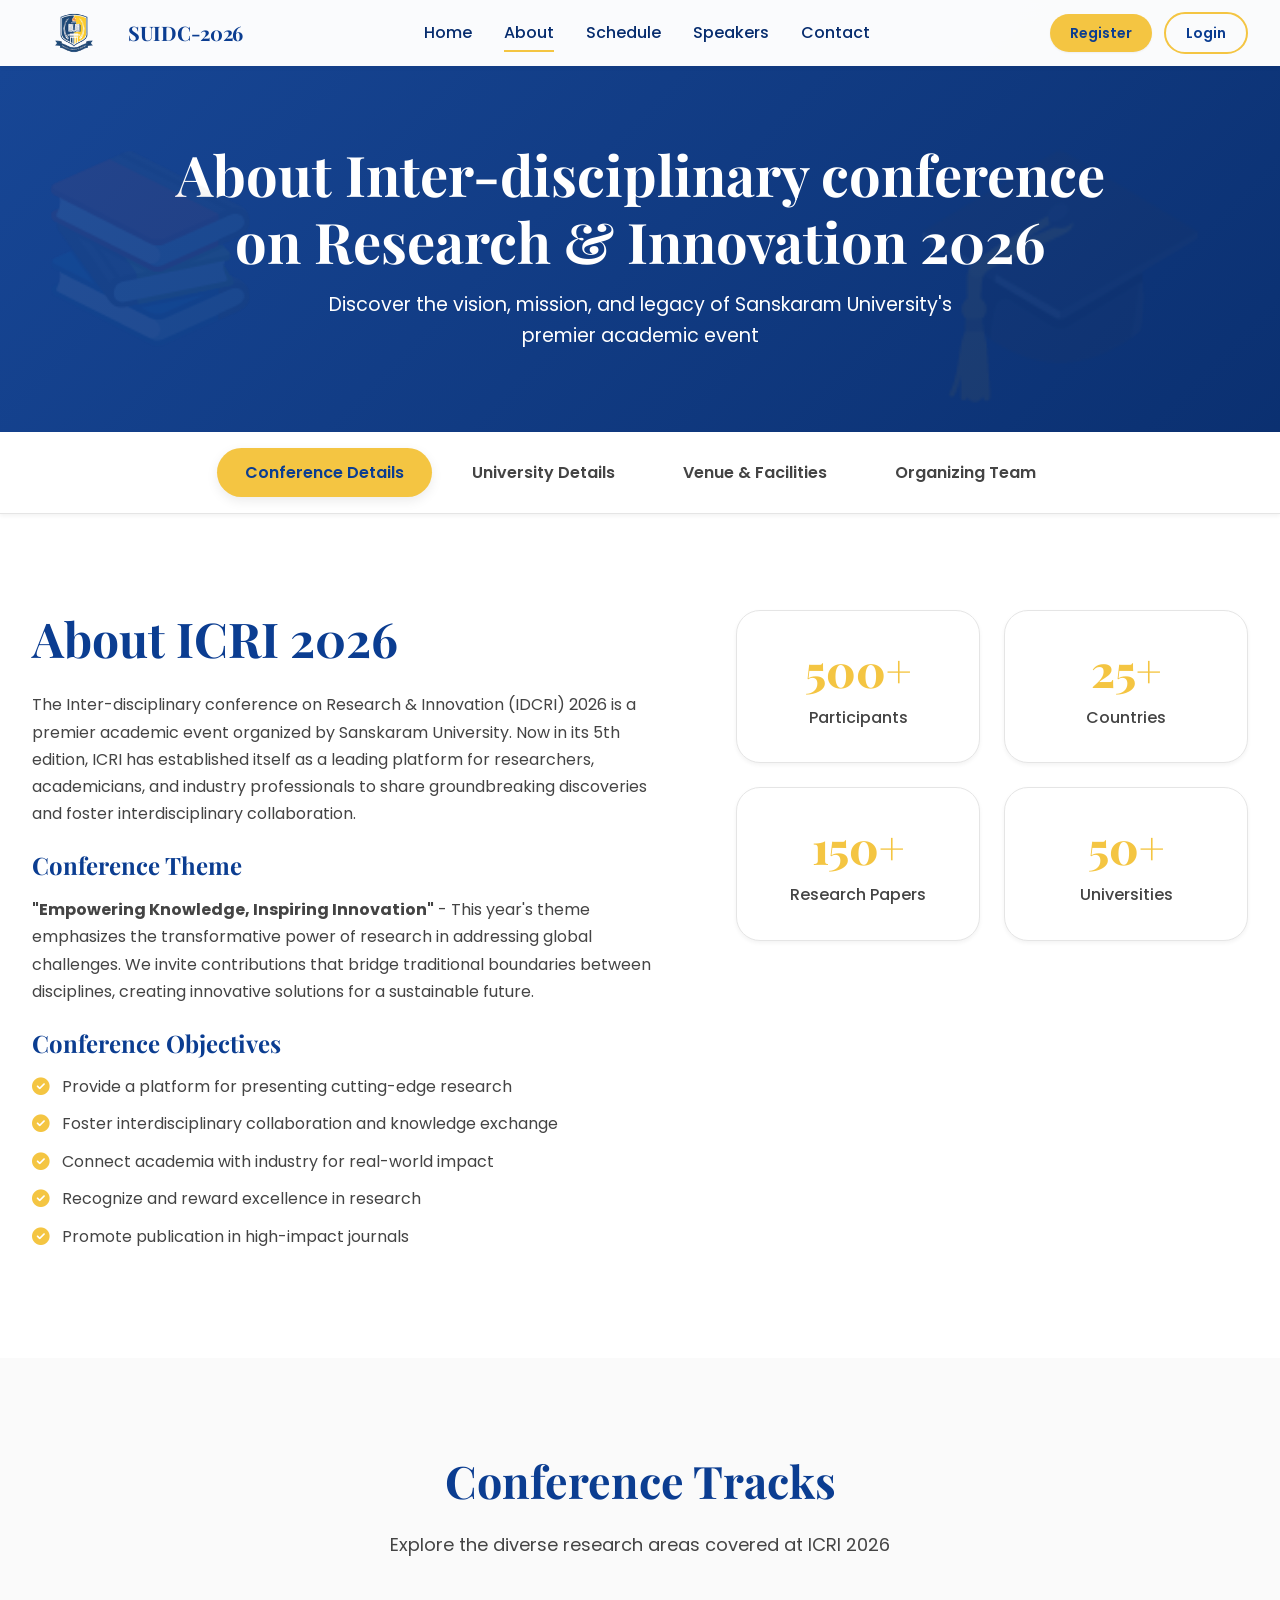
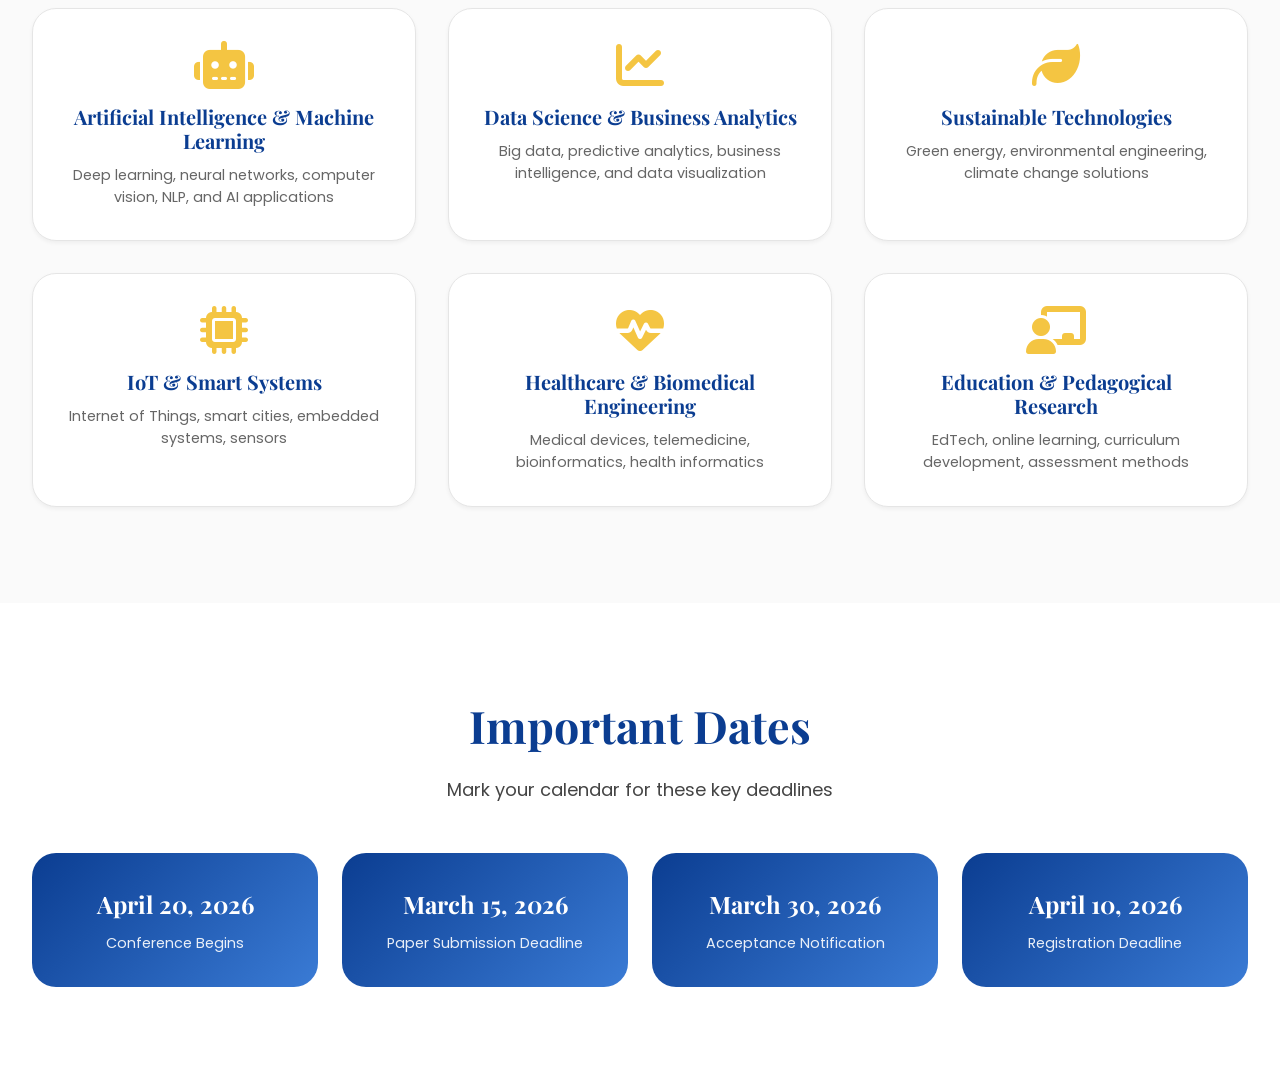
<file: about.html>
<!DOCTYPE html>
<html lang="en">
<head>
    <meta charset="UTF-8">
    <meta name="viewport" content="width=device-width, initial-scale=1.0">
    <title>About Conference - Sanskaram University | IDCRI 2026</title>
    
    <!-- Fonts -->
    <link href="https://fonts.googleapis.com/css2?family=Playfair+Display:wght@400;500;600;700;800;900&family=Poppins:wght@300;400;500;600;700;800&display=swap" rel="stylesheet">
    
    <!-- Font Awesome Icons -->
    <link rel="stylesheet" href="https://cdnjs.cloudflare.com/ajax/libs/font-awesome/6.4.0/css/all.min.css">
    
    <!-- AOS Animation Library -->
    <link href="https://unpkg.com/aos@2.3.1/dist/aos.css" rel="stylesheet">
    
    <!-- Custom CSS -->
    <link rel="stylesheet" href="css/styles.css">
    <link rel="stylesheet" href="css/about.css">
</head>
<body>
    <!-- Navigation Bar -->
    <nav class="navbar" id="navbar">
        <div class="nav-container">
            <div class="nav-left">
                <a href="index.html" class="nav-logo">
                    <img src="images/logo3.png" alt="Sanskaram University Logo" class="nav-logo-img" onerror="this.src='https://placehold.co/42x42/0B3D91/F4C542?text=SU'">
                    <span class="nav-logo-text">SUIDC-2026</span>
                </a>
            </div>
            
            <div class="nav-center">
                <ul class="nav-links">
                    <li><a href="index.html">Home</a></li>
                    <li><a href="about.html" class="active">About</a></li>
                    <li><a href="index.html#schedule">Schedule</a></li>
                    <li><a href="index.html#speakers">Speakers</a></li>
                    <li><a href="#contact">Contact</a></li>                    
                </ul>
            </div>
            
            <div class="nav-right">
                <a href="register.html" class="nav-btn nav-btn-primary">Register</a>
                <a href="login.html" class="nav-btn nav-btn-outline">Login</a>
            </div>
            
            <div class="nav-toggle" id="navToggle">
                <i class="fas fa-bars"></i>
            </div>
        </div>
    </nav>

    <!-- About Hero Section -->
    <section class="about-hero">
        <div class="container">
    <!-- <div class="hero-logo" data-aos="fade-up">
                <img src="images/logo2.png" alt="Sanskaram University Logo" class="hero-university-logo" onerror="this.src='https://placehold.co/180x180/FFFFFF/F4C542?text=SU'">
            </div> -->
            <h1 data-aos="fade-up" data-aos-delay="100">About Inter-disciplinary conference<br>on Research & Innovation 2026</h1>
            <p data-aos="fade-up" data-aos-delay="200">Discover the vision, mission, and legacy of Sanskaram University's premier academic event</p>
        </div>
    </section>

    <!-- Quick Navigation Tabs -->
    <div class="about-tabs">
        <div class="container">
            <div class="tab-container">
                <button class="about-tab-btn active" data-tab="conference"> Conference Details </button>
                <button class="about-tab-btn" data-tab="university"> University Details </button>
                <button class="about-tab-btn" data-tab="venue"> Venue & Facilities </button>
                <button class="about-tab-btn" data-tab="team"> Organizing Team </button>
            </div>
        </div>
    </div>

    <!-- Conference Details Tab -->
    <div id="conference" class="tab-content active">
        <section class="about-section">
            <div class="container">
                <div class="about-grid">
                    <div class="about-content" data-aos="fade-right">
                        <h2>About ICRI 2026</h2>
                        <p>The Inter-disciplinary conference on Research & Innovation (IDCRI) 2026 is a premier academic event organized by Sanskaram University. Now in its 5th edition, ICRI has established itself as a leading platform for researchers, academicians, and industry professionals to share groundbreaking discoveries and foster interdisciplinary collaboration.</p>
                        
                        <h3>Conference Theme</h3>
                        <p><strong>"Empowering Knowledge, Inspiring Innovation"</strong> - This year's theme emphasizes the transformative power of research in addressing global challenges. We invite contributions that bridge traditional boundaries between disciplines, creating innovative solutions for a sustainable future.</p>
                        
                        <h3>Conference Objectives</h3>
                        <ul class="about-list">
                            <li><i class="fas fa-check-circle"></i> Provide a platform for presenting cutting-edge research</li>
                            <li><i class="fas fa-check-circle"></i> Foster interdisciplinary collaboration and knowledge exchange</li>
                            <li><i class="fas fa-check-circle"></i> Connect academia with industry for real-world impact</li>
                            <li><i class="fas fa-check-circle"></i> Recognize and reward excellence in research</li>
                            <li><i class="fas fa-check-circle"></i> Promote publication in high-impact journals</li>
                        </ul>
                    </div>
                    <div class="about-stats" data-aos="fade-left">
                        <div class="stat-box">
                            <div class="stat-number">500+</div>
                            <div class="stat-label">Participants</div>
                        </div>
                        <div class="stat-box">
                            <div class="stat-number">25+</div>
                            <div class="stat-label">Countries</div>
                        </div>
                        <div class="stat-box">
                            <div class="stat-number">150+</div>
                            <div class="stat-label">Research Papers</div>
                        </div>
                        <div class="stat-box">
                            <div class="stat-number">50+</div>
                            <div class="stat-label">Universities</div>
                        </div>
                    </div>
                </div>
            </div>
        </section>

        <!-- Tracks Section -->
        <section class="tracks-section">
            <div class="container">
                <h2 class="section-title" data-aos="fade-up">Conference Tracks</h2>
                <p class="section-subtitle" data-aos="fade-up" data-aos-delay="100">Explore the diverse research areas covered at ICRI 2026</p>
                
                <div class="tracks-grid">
                    <div class="track-card" data-aos="fade-up" data-aos-delay="200">
                        <i class="fas fa-robot"></i>
                        <h3>Artificial Intelligence & Machine Learning</h3>
                        <p>Deep learning, neural networks, computer vision, NLP, and AI applications</p>
                    </div>
                    <div class="track-card" data-aos="fade-up" data-aos-delay="250">
                        <i class="fas fa-chart-line"></i>
                        <h3>Data Science & Business Analytics</h3>
                        <p>Big data, predictive analytics, business intelligence, and data visualization</p>
                    </div>
                    <div class="track-card" data-aos="fade-up" data-aos-delay="300">
                        <i class="fas fa-leaf"></i>
                        <h3>Sustainable Technologies</h3>
                        <p>Green energy, environmental engineering, climate change solutions</p>
                    </div>
                    <div class="track-card" data-aos="fade-up" data-aos-delay="350">
                        <i class="fas fa-microchip"></i>
                        <h3>IoT & Smart Systems</h3>
                        <p>Internet of Things, smart cities, embedded systems, sensors</p>
                    </div>
                    <div class="track-card" data-aos="fade-up" data-aos-delay="400">
                        <i class="fas fa-heartbeat"></i>
                        <h3>Healthcare & Biomedical Engineering</h3>
                        <p>Medical devices, telemedicine, bioinformatics, health informatics</p>
                    </div>
                    <div class="track-card" data-aos="fade-up" data-aos-delay="450">
                        <i class="fas fa-chalkboard-user"></i>
                        <h3>Education & Pedagogical Research</h3>
                        <p>EdTech, online learning, curriculum development, assessment methods</p>
                    </div>
                </div>
            </div>
        </section>

        <!-- Important Dates -->
        <section class="dates-section">
            <div class="container">
                <h2 class="section-title" data-aos="fade-up">Important Dates</h2>
                <p class="section-subtitle" data-aos="fade-up" data-aos-delay="100">Mark your calendar for these key deadlines</p>
                
                <div class="dates-grid">
                    <div class="date-card" data-aos="fade-up" data-aos-delay="200">
                        <div class="date-day">April 20, 2026</div>
                        <div class="date-event">Conference Begins</div>
                    </div>
                    <div class="date-card" data-aos="fade-up" data-aos-delay="250">
                        <div class="date-day">March 15, 2026</div>
                        <div class="date-event">Paper Submission Deadline</div>
                    </div>
                    <div class="date-card" data-aos="fade-up" data-aos-delay="300">
                        <div class="date-day">March 30, 2026</div>
                        <div class="date-event">Acceptance Notification</div>
                    </div>
                    <div class="date-card" data-aos="fade-up" data-aos-delay="350">
                        <div class="date-day">April 10, 2026</div>
                        <div class="date-event">Registration Deadline</div>
                    </div>
                </div>
            </div>
        </section>
    </div>

    <!-- University Details Tab -->
    <div id="university" class="tab-content">
        <section class="about-section">
            <div class="container">
                <div class="about-grid">
                    <div class="about-content" data-aos="fade-right">
                        <h2>About Sanskaram University</h2>
                        <p>Sanskaram University is a premier institution of higher education dedicated to academic excellence, research innovation, and holistic student development. Established with a vision to nurture future leaders, the university has consistently ranked among the top educational institutions in the country.</p>
                        
                        <h3>Our Vision</h3>
                        <p>"To be a global center of excellence in education, research, and innovation, fostering responsible citizens who contribute to society's progress."</p>
                        
                        <h3>Our Mission</h3>
                        <ul class="about-list">
                            <li><i class="fas fa-check-circle"></i> Provide quality education that meets global standards</li>
                            <li><i class="fas fa-check-circle"></i> Foster research and innovation across disciplines</li>
                            <li><i class="fas fa-check-circle"></i> Develop industry-ready professionals with ethical values</li>
                            <li><i class="fas fa-check-circle"></i> Promote international collaborations and exchange programs</li>
                            <li><i class="fas fa-check-circle"></i> Contribute to community development through outreach programs</li>
                        </ul>
                        
                        <h3>Accreditations & Rankings</h3>
                        <div class="accreditation-grid">
                            <div class="accreditation-item">NAAC A+ Grade</div>
                            <div class="accreditation-item">NBA Accredited</div>
                            <div class="accreditation-item">Top 50 Universities</div>
                            <div class="accreditation-item">ISO 9001:2015</div>
                        </div>
                    </div>
                    <div class="about-image" data-aos="fade-left">
                        <img src="images/venue/SU 03.jpeg" alt="Sanskaram University Campus" class="glass-img">
                    </div>
                </div>
            </div>
        </section>

        <!-- Schools & Departments -->
        <section class="schools-section">
            <div class="container">
                <h2 class="section-title" data-aos="fade-up">Schools & Departments</h2>
                <p class="section-subtitle" data-aos="fade-up" data-aos-delay="100">Explore our diverse academic programs</p>
                
                <div class="schools-grid">
                    <div class="school-card" data-aos="fade-up" data-aos-delay="200">
                        <i class="fas fa-laptop-code"></i>
                        <h3>School of Engineering</h3>
                        <p>CSE, ECE, Mechanical, Civil, Electrical</p>
                    </div>
                    <div class="school-card" data-aos="fade-up" data-aos-delay="250">
                        <i class="fas fa-chart-bar"></i>
                        <h3>School of Management</h3>
                        <p>MBA, BBA, Executive Programs</p>
                    </div>
                    <div class="school-card" data-aos="fade-up" data-aos-delay="300">
                        <i class="fas fa-flask"></i>
                        <h3>School of Sciences</h3>
                        <p>Physics, Chemistry, Mathematics, Biology</p>
                    </div>
                    <div class="school-card" data-aos="fade-up" data-aos-delay="350">
                        <i class="fas fa-gavel"></i>
                        <h3>School of Law</h3>
                        <p>BA LLB, LLM, Diploma Programs</p>
                    </div>
                    <div class="school-card" data-aos="fade-up" data-aos-delay="400">
                        <i class="fas fa-language"></i>
                        <h3>School of Humanities</h3>
                        <p>English, Economics, Psychology, Sociology</p>
                    </div>
                    <div class="school-card" data-aos="fade-up" data-aos-delay="450">
                        <i class="fas fa-heart"></i>
                        <h3>School of Health Sciences</h3>
                        <p>Pharmacy, Nursing, Public Health</p>
                    </div>
                </div>
            </div>
        </section>

        <!-- Campus Facilities -->
        <section class="facilities-section">
            <div class="container">
                <h2 class="section-title" data-aos="fade-up">Campus Facilities</h2>
                <p class="section-subtitle" data-aos="fade-up" data-aos-delay="100">World-class infrastructure for holistic development</p>
                
                <div class="facilities-grid">
                    <div class="facility-card" data-aos="fade-up" data-aos-delay="200">
                        <i class="fas fa-book"></i>
                        <h3>Central Library</h3>
                        <p>50,000+ books, e-journals, digital resources</p>
                    </div>
                    <div class="facility-card" data-aos="fade-up" data-aos-delay="250">
                        <i class="fas fa-microscope"></i>
                        <h3>Research Labs</h3>
                        <p>State-of-the-art equipment and facilities</p>
                    </div>
                    <div class="facility-card" data-aos="fade-up" data-aos-delay="300">
                        <i class="fas fa-wifi"></i>
                        <h3>Digital Campus</h3>
                        <p>High-speed WiFi across campus</p>
                    </div>
                    <div class="facility-card" data-aos="fade-up" data-aos-delay="350">
                        <i class="fas fa-dumbbell"></i>
                        <h3>Sports Complex</h3>
                        <p>Indoor & outdoor sports facilities</p>
                    </div>
                    <div class="facility-card" data-aos="fade-up" data-aos-delay="400">
                        <i class="fas fa-bed"></i>
                        <h3>Hostel Accommodation</h3>
                        <p>Separate hostels for boys and girls</p>
                    </div>
                    <div class="facility-card" data-aos="fade-up" data-aos-delay="450">
                        <i class="fas fa-bus"></i>
                        <h3>Transportation</h3>
                        <p>Bus facility from major city points</p>
                    </div>
                </div>
            </div>
        </section>
    </div>

    <!-- Venue & Facilities Tab -->
    <div id="venue" class="tab-content">
        <section class="about-section">
            <div class="container">
                <div class="venue-details-grid">
                    <div class="venue-info-large" data-aos="fade-right">
                        <h2>Conference Venue</h2>
                        <p>The Inter-disciplinary conference on Research & Innovation 2026 will be held at the state-of-the-art Convention Center at Sanskaram University Main Campus.</p>
                        <h3>Venue Highlights</h3>
                        <ul class="about-list">
                            <li><i class="fas fa-check-circle"></i> 1000+ Seater Air-conditioned Auditorium</li>
                            <li><i class="fas fa-check-circle"></i> Multiple Breakout Rooms for Parallel Sessions</li>
                            <li><i class="fas fa-check-circle"></i> Exhibition Hall for Poster Presentations</li>
                            <li><i class="fas fa-check-circle"></i> High-speed WiFi Throughout the Venue</li>
                            <li><i class="fas fa-check-circle"></i> Accessibility Features for All Attendees</li>
                            <li><i class="fas fa-check-circle"></i> Modern Audio-Visual Equipment</li>

                        </ul>
                        
                        <h3>Virtual Participation</h3>
                        <p>For international participants and those unable to travel, we offer a comprehensive virtual participation option including live streaming of all sessions, virtual networking rooms, and online Q&A.</p>
                    </div>
                    <div class="venue-map" data-aos="fade-left">
                        <img src="images/hero/CH 01.jpg" alt="Conference Venue" class="glass-img">
                        <div class="address-box">
                            <i class="fas fa-map-marker-alt"></i>
                            <p>Sanskaram University, VPO Kheri Taluka Patauda, Jhajjar, Haryana - 124108, NH 352, India</p>
                        </div>
                    </div>
                </div>
            </div>
        </section>
    
        <!-- Nearby Accommodation (FIXED INSIDE VENUE TAB) -->
        <section class="accommodation-section">
            <div class="container">
                <h2 class="section-title" data-aos="fade-up">Nearby Accommodation</h2>
                <p class="section-subtitle" data-aos="fade-up">
                    Recommended stays near the conference venue
                </p>

                <div class="accommodation-grid">

                    <!-- JD Heavens -->
                    <div class="hotel-card" data-aos="fade-up">
                        <h3>JD Heavens</h3>

                        <iframe 
                            src="https://www.google.com/maps?q=JD+Heavens+Jhajjar&output=embed"
                            class="hotel-map"
                            loading="lazy">
                        </iframe>

                        <p>Premium stay (~2 km)</p>

                        <div class="hotel-actions">
                            <a href="https://www.google.com/maps/search/?api=1&query=JD+Heavens+Jhajjar" 
                            target="_blank" class="btn-map">
                                <i class="fas fa-map-marker-alt"></i> Open in Maps
                            </a>
                        </div>
                    </div>

                    <!-- Hotel Maharaja Palace -->
                    <div class="hotel-card" data-aos="fade-up">
                        <h3>Hotel Maharaja Palace</h3>

                        <iframe 
                            src="https://www.google.com/maps?q=Hotel+Maharaja+Palace+Jhajjar&output=embed"
                            class="hotel-map"
                            loading="lazy">
                        </iframe>

                        <p>Budget stay (~1.5 km)</p>

                        <div class="hotel-actions">
                            <a href="https://www.google.com/maps/search/?api=1&query=Hotel+Maharaja+Palace+Jhajjar" 
                            target="_blank" class="btn-map">
                                <i class="fas fa-map-marker-alt"></i> Open in Maps
                            </a>
                        </div>
                    </div>

                    <!-- Joygaon Resort -->
                    <div class="hotel-card" data-aos="fade-up">
                        <h3>Joygaon Resort</h3>

                        <iframe 
                            src="https://www.google.com/maps?q=Joygaon+Resort+Jhajjar&output=embed"
                            class="hotel-map"
                            loading="lazy">
                        </iframe>

                        <p>Resort stay (~5 km)</p>

                        <div class="hotel-actions">
                            <a href="https://www.google.com/maps/search/?api=1&query=Joygaon+Resort+Jhajjar" 
                            target="_blank" class="btn-map">
                                <i class="fas fa-map-marker-alt"></i> Open in Maps
                            </a>
                        </div>
                    </div>

                </div>
            </div>
        </section>
    

    <!-- Organizing Team Tab -->
    <div id="team" class="tab-content">
        <section class="about-section">
            <div class="container">
                <h2 class="section-title" data-aos="fade-up">Organizing Committee</h2>
                <p class="section-subtitle" data-aos="fade-up" data-aos-delay="100">Meet the team behind ICRI 2026</p>
                
                <div class="team-category" data-aos="fade-up" data-aos-delay="200">
                    <h3>Patron</h3>
                    <div class="team-grid single-card">
                        <div class="team-card">
                            <div class="team-avatar">
                                <i class="fas fa-user-circle"></i>
                            </div>
                            <h4>Dr. Mahipal Yadav</h4>
                            <p>Chancellor, Sanskaram University</p>
                        </div>
                    </div>
                </div>
                
                <div class="team-category" data-aos="fade-up" data-aos-delay="250">
                    <h3>Conference Chair</h3>
                    <div class="team-grid single-card">
                        <div class="team-card">
                            <div class="team-avatar">
                                <i class="fas fa-user-circle"></i>
                            </div>
                            <h4>Prof. (Dr.) Ajit Singh</h4>
                            <p>Vice-Chancellor, Sanskaram University</p>
                        </div>
                    </div>
                </div>
                
                <div class="team-category" data-aos="fade-up" data-aos-delay="300">
                    <h3>Organizing Secretaries</h3>
                    <div class="team-grid">
                        <div class="team-card">
                            <div class="team-avatar">
                                <i class="fas fa-user-circle"></i>
                            </div>
                            <h4>Dr. Divya Tyagi</h4>
                            <p>Dean Academics</p>
                        </div>
                        <div class="team-card">
                            <div class="team-avatar">
                                <i class="fas fa-user-circle"></i>
                            </div>
                            <h4>Prof. Sunita Reddy</h4>
                            <p>Head, International Relations</p>
                        </div>
                    </div>
                </div>
                
                <div class="team-category" data-aos="fade-up" data-aos-delay="350">
                    <h3>Technical Committee</h3>
                    <div class="team-grid">
                        <div class="team-card">
                            <div class="team-avatar">
                                <i class="fas fa-user-circle"></i>
                            </div>
                            <h4>Dr. Savita Sharama</h4>
                            <p>Assiciate Professor, Management</p>
                        </div>
                        <div class="team-card">
                            <div class="team-avatar">
                                <i class="fas fa-user-circle"></i>
                            </div>
                            <h4>Dr. kapil Dev</h4>
                            <p>Associate Professor, Management</p>
                        </div>
                        <div class="team-card">
                            <div class="team-avatar">
                                <i class="fas fa-user-circle"></i>
                            </div>
                            <h4>Dr. Ganesh Kumar Dixit</h4>
                            <p>Professor, Engineering</p>
                        </div>
                    </div>
                </div>
            </div>
        </section>
    </div>

    <!-- Contact Section -->
    <section id="contact" class="contact-section">
        <div class="container">
            <h2 class="section-title" data-aos="fade-up">Get in Touch</h2>
            <p class="section-subtitle" data-aos="fade-up" data-aos-delay="100">Have questions? Reach out to us</p>
            
            <div class="contact-grid">
                <div class="contact-info" data-aos="fade-right" data-aos-delay="200">
                    <div class="contact-item">
                        <i class="fas fa-envelope"></i>
                        <div>
                            <h4>Email</h4>
                            <p>conference@sanskaram.edu</p>
                        </div>
                    </div>
                    <div class="contact-item">
                        <i class="fas fa-phone"></i>
                        <div>
                            <h4>Phone</h4>
                            <p>+91 123 456 7890</p>
                        </div>
                    </div>
                    <div class="contact-item">
                        <i class="fab fa-whatsapp"></i>
                        <div>
                            <h4>WhatsApp</h4>
                            <p>+91 98765 43210</p>
                        </div>
                    </div>
                    <div class="contact-item">
                        <i class="fas fa-globe"></i>
                        <div>
                            <h4>Website</h4>
                            <p>www.sanskaram.edu/conference</p>
                        </div>
                    </div>
                </div>
                
                <div class="contact-form" data-aos="fade-left" data-aos-delay="200">
                    <form id="contactForm" class="glass-form">
                        <input type="text" placeholder="Your Name" required>
                        <input type="email" placeholder="Your Email" required>
                        <input type="text" placeholder="Subject">
                        <textarea rows="5" placeholder="Your Message" required></textarea>
                        <button type="submit" class="btn btn-primary">Send Message <i class="fas fa-paper-plane"></i></button>
                    </form>
                </div>
            </div>
        </div>
    </section>

    <!-- Footer -->
    <footer class="footer">
        <div class="container">
            <div class="footer-grid">
                <div class="footer-col">
                    <h3><i class="fas fa-university"></i> Sanskaram University</h3>
                    <p>Empowering Knowledge, Inspiring Innovation</p>
                    <p style="margin-top: 1rem;">
                        <i class="fas fa-map-marker-alt"></i> VPO Kheri Taluka Patauda, Jhajjar<br>
                        Haryana - 124108, NH 352, India
                    </p>                    
                </div>
                <div class="footer-col">
                    <h3>Quick Links</h3>
                    <ul class="footer-links">
                        <li><a href="index.html">Home</a></li>
                        <li><a href="about.html">About</a></li>
                        <li><a href="register.html">Register</a></li>
                        <li><a href="login.html">Login</a></li>
                    </ul>
                </div>
                <div class="footer-col">
                    <h3>Follow Us</h3>
                    <div class="social-links">
                        <a href="#"><i class="fab fa-facebook-f"></i></a>
                        <a href="#"><i class="fab fa-twitter"></i></a>
                        <a href="#"><i class="fab fa-linkedin-in"></i></a>
                        <a href="#"><i class="fab fa-instagram"></i></a>
                    </div>
                </div>
            </div>
            <div class="footer-bottom">
                <p>&copy; 2026 Sanskaram University. All rights reserved. | International Conference on Research & Innovation</p>
            </div>
        </div>
    </footer>

    <script src="https://unpkg.com/aos@2.3.1/dist/aos.js"></script>
    <script src="js/main.js"></script>
    <script>
        // Additional JS for about page tab switching
        document.addEventListener('DOMContentLoaded', function() {
            // Tab Switching
            const tabBtns = document.querySelectorAll('.about-tab-btn');
            const tabContents = document.querySelectorAll('.tab-content');

            tabBtns.forEach(btn => {
                btn.addEventListener('click', () => {
                    const tabId = btn.dataset.tab;

                    tabBtns.forEach(b => b.classList.remove('active'));
                    tabContents.forEach(c => c.classList.remove('active'));

                    btn.classList.add('active');

                    const activeTab = document.getElementById(tabId);
                    if (activeTab) activeTab.classList.add('active');
                });
            });

            // Contact Form
            const contactForm = document.getElementById('contactForm');
            if (contactForm) {
                contactForm.addEventListener('submit', function(e) {
                    e.preventDefault();
                    alert('Thank you for your message! We will get back to you soon.');
                    this.reset();
                });
            }
        });
    </script>
</body>
</html>
</file>
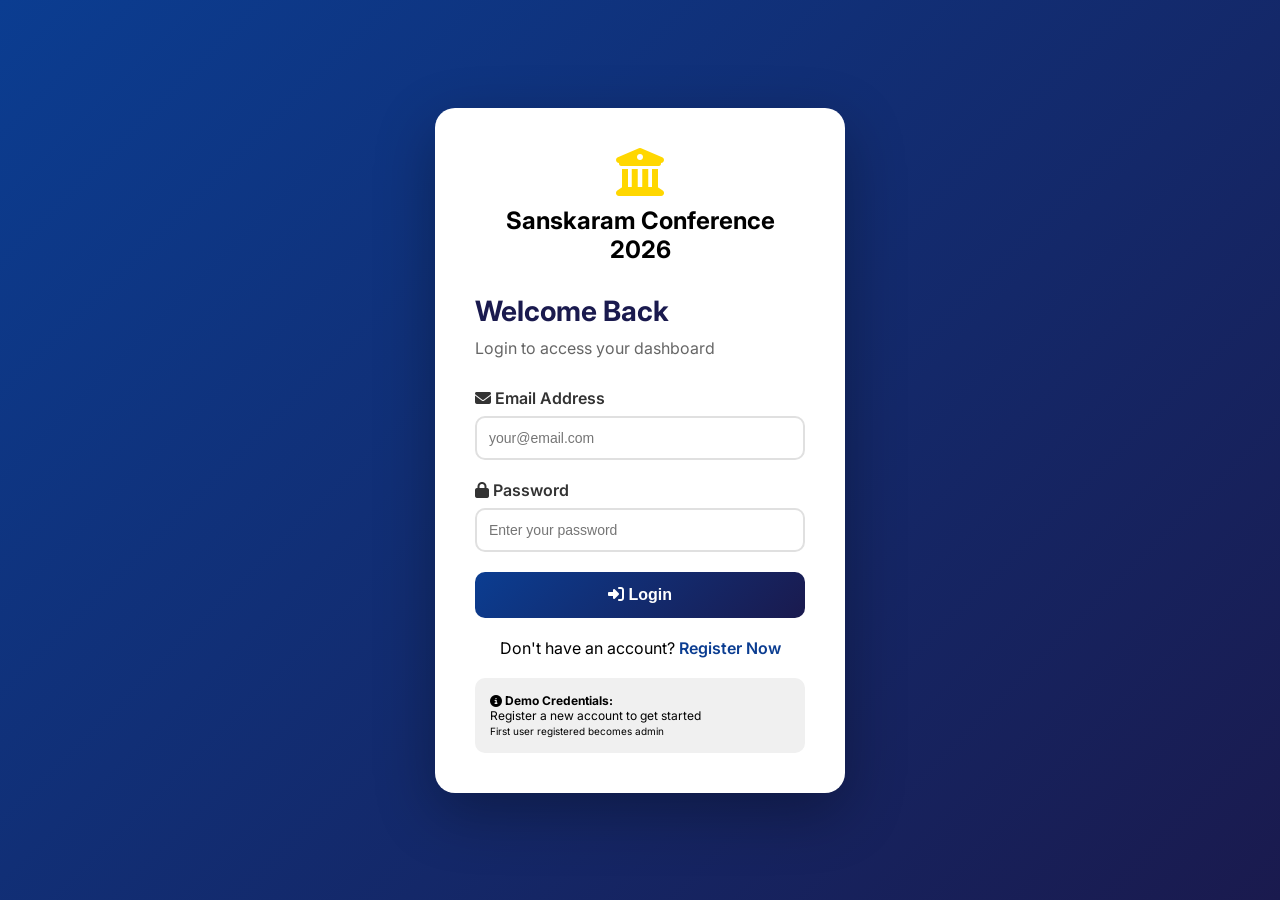
<file: login.html>
<!DOCTYPE html>
<html lang="en">
<head>
    <meta charset="UTF-8">
    <meta name="viewport" content="width=device-width, initial-scale=1.0">
    <title>Login - Sanskaram Conference 2026</title>
    <link href="https://fonts.googleapis.com/css2?family=Inter:wght@300;400;500;600;700;800&display=swap" rel="stylesheet">
    <link rel="stylesheet" href="https://cdnjs.cloudflare.com/ajax/libs/font-awesome/6.4.0/css/all.min.css">
    <style>
        * {
            margin: 0;
            padding: 0;
            box-sizing: border-box;
        }
        body {
            font-family: 'Inter', sans-serif;
            background: linear-gradient(135deg, #0B3D91 0%, #1a1a4e 100%);
            min-height: 100vh;
            display: flex;
            align-items: center;
            justify-content: center;
        }
        .auth-container {
            width: 100%;
            max-width: 450px;
            padding: 20px;
        }
        .auth-card {
            background: white;
            border-radius: 20px;
            padding: 40px;
            box-shadow: 0 20px 60px rgba(0,0,0,0.3);
        }
        .auth-card h1 {
            font-size: 28px;
            margin-bottom: 10px;
            color: #1a1a4e;
        }
        .form-group {
            margin-bottom: 20px;
        }
        .form-group label {
            display: block;
            margin-bottom: 8px;
            font-weight: 600;
            color: #333;
        }
        .form-group input {
            width: 100%;
            padding: 12px;
            border: 2px solid #e0e0e0;
            border-radius: 10px;
            font-size: 14px;
        }
        .form-group input:focus {
            outline: none;
            border-color: #0B3D91;
        }
        .btn {
            width: 100%;
            padding: 14px;
            background: linear-gradient(135deg, #0B3D91, #1a1a4e);
            color: white;
            border: none;
            border-radius: 10px;
            font-size: 16px;
            font-weight: 600;
            cursor: pointer;
        }
        .btn:disabled {
            opacity: 0.6;
            cursor: not-allowed;
        }
        .alert {
            padding: 12px;
            border-radius: 10px;
            margin-bottom: 20px;
            display: none;
        }
        .alert-error {
            background: #fee;
            color: #c00;
            border: 1px solid #fcc;
        }
        .auth-footer {
            margin-top: 20px;
            text-align: center;
        }
        .auth-footer a {
            color: #0B3D91;
            text-decoration: none;
            font-weight: 600;
        }
        .demo-box {
            margin-top: 20px;
            padding: 15px;
            background: #f0f0f0;
            border-radius: 10px;
            font-size: 12px;
        }
        .spinner {
            display: inline-block;
            width: 16px;
            height: 16px;
            border: 2px solid #fff;
            border-radius: 50%;
            border-top-color: transparent;
            animation: spin 1s linear infinite;
            margin-right: 8px;
        }
        @keyframes spin {
            to { transform: rotate(360deg); }
        }
    </style>
</head>
<body>
    <div class="auth-container">
        <div class="auth-card">
            <div style="text-align: center; margin-bottom: 30px;">
                <i class="fas fa-university" style="font-size: 48px; color: #FFD700;"></i>
                <h2 style="margin-top: 10px;">Sanskaram Conference 2026</h2>
            </div>
            <h1>Welcome Back</h1>
            <p style="color: #666; margin-bottom: 30px;">Login to access your dashboard</p>

            <div id="alert" class="alert alert-error"></div>

            <form id="loginForm">
                <div class="form-group">
                    <label><i class="fas fa-envelope"></i> Email Address</label>
                    <input type="email" id="email" placeholder="your@email.com" required>
                </div>
                <div class="form-group">
                    <label><i class="fas fa-lock"></i> Password</label>
                    <input type="password" id="password" placeholder="Enter your password" required>
                </div>
                <button type="submit" class="btn" id="submitBtn">
                    <i class="fas fa-sign-in-alt"></i> Login
                </button>
            </form>

            <div class="auth-footer">
                <p>Don't have an account? <a href="register.html">Register Now</a></p>
            </div>

            <div class="demo-box">
                <strong><i class="fas fa-info-circle"></i> Demo Credentials:</strong><br>
                Register a new account to get started<br>
                <small>First user registered becomes admin</small>
            </div>
        </div>
    </div>

    <script>
        const API_URL = "http://localhost:5000/api";

        // Check if already logged in
        const token = localStorage.getItem("token");
        if (token) {
            // Verify token with backend
            fetch(`${API_URL}/auth/me`, {
                headers: { "Authorization": `Bearer ${token}` }
            })
            .then(res => res.json())
            .then(data => {
                if (data.success) {
                    // Already logged in, redirect
                    if (data.user.role === "admin") {
                        window.location.href = "admin/dashboard.html";
                    } else {
                        window.location.href = "user/dashboard.html";
                    }
                }
            })
            .catch(err => console.log("Not logged in or token expired"));
        }

        document.getElementById("loginForm").addEventListener("submit", async (e) => {
            e.preventDefault();

            const email = document.getElementById("email").value.trim();
            const password = document.getElementById("password").value;
            const alertDiv = document.getElementById("alert");
            const submitBtn = document.getElementById("submitBtn");

            if (!email || !password) {
                showAlert("Please enter both email and password", "error");
                return;
            }

            // Show loading state
            submitBtn.disabled = true;
            submitBtn.innerHTML = '<span class="spinner"></span> Logging in...';

            try {
                const res = await fetch(`${API_URL}/auth/login`, {
                    method: "POST",
                    headers: {"Content-Type": "application/json"},
                    body: JSON.stringify({ email, password })
                });

                const data = await res.json();

                if (res.ok && data.success) {
                    localStorage.setItem("token", data.token);
                    localStorage.setItem("user", JSON.stringify(data.user));
                    
                    showAlert("Login successful! Redirecting...", "success");
                    
                    setTimeout(() => {
                        if (data.user.role === "admin") {
                            window.location.href = "admin/dashboard.html";
                        } else {
                            window.location.href = "user/dashboard.html";
                        }
                    }, 1000);
                } else {
                    showAlert(data.message || "Login failed", "error");
                    submitBtn.disabled = false;
                    submitBtn.innerHTML = '<i class="fas fa-sign-in-alt"></i> Login';
                }
            } catch (error) {
                console.error("Login error:", error);
                showAlert("Cannot connect to server. Please make sure the backend is running on http://localhost:5000", "error");
                submitBtn.disabled = false;
                submitBtn.innerHTML = '<i class="fas fa-sign-in-alt"></i> Login';
            }
        });

        function showAlert(message, type) {
            const alertDiv = document.getElementById("alert");
            alertDiv.style.display = "block";
            alertDiv.className = `alert alert-${type}`;
            alertDiv.innerHTML = `<i class="fas fa-${type === 'success' ? 'check-circle' : 'exclamation-triangle'}"></i> ${message}`;
            setTimeout(() => {
                alertDiv.style.display = "none";
            }, 3000);
        }
    </script>
</body>
</html>
</file>
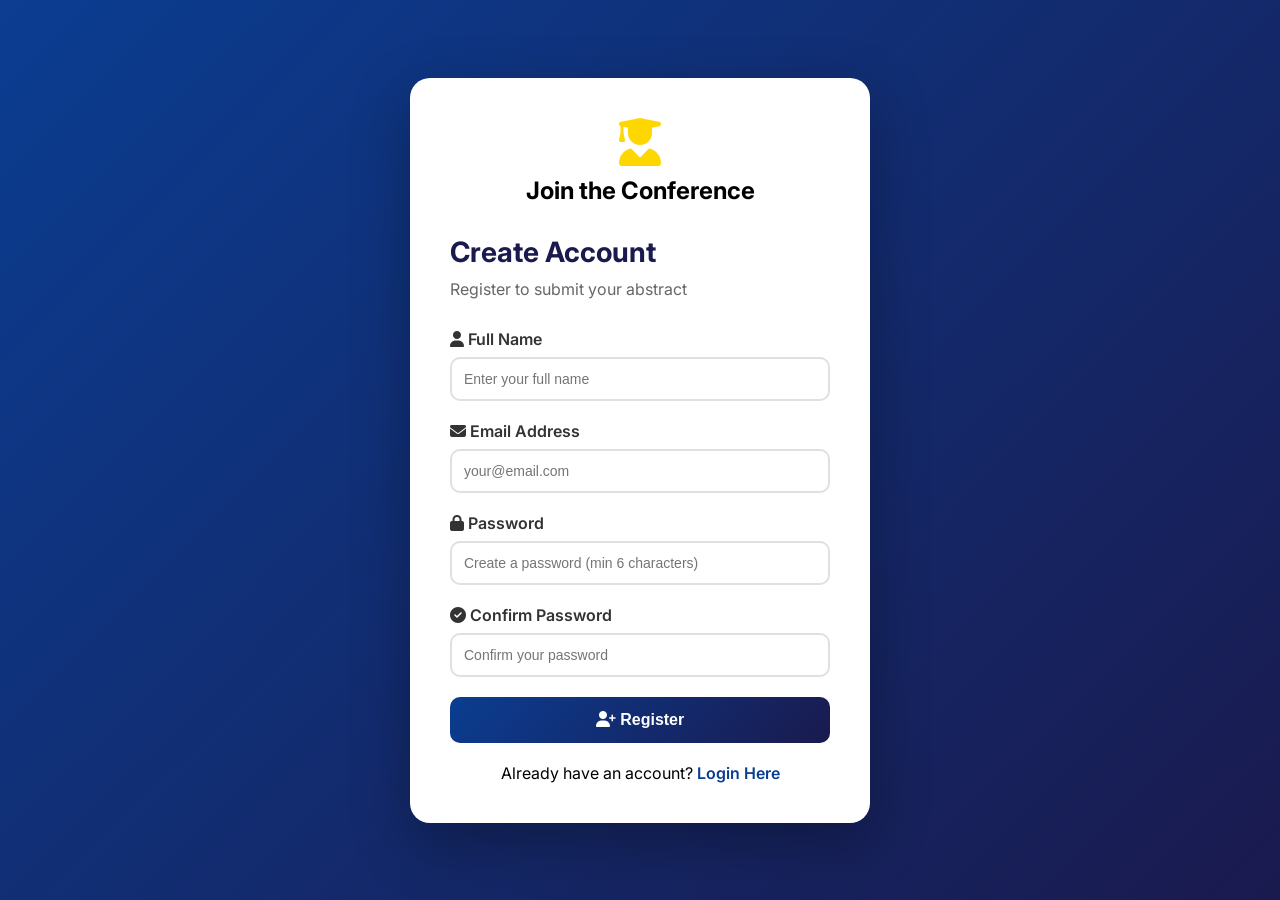
<file: register.html>
<!DOCTYPE html>
<html lang="en">
<head>
    <meta charset="UTF-8">
    <meta name="viewport" content="width=device-width, initial-scale=1.0">
    <title>Register - Sanskaram Conference 2026</title>
    <link href="https://fonts.googleapis.com/css2?family=Inter:wght@300;400;500;600;700;800&display=swap" rel="stylesheet">
    <link rel="stylesheet" href="https://cdnjs.cloudflare.com/ajax/libs/font-awesome/6.4.0/css/all.min.css">
    <style>
        * {
            margin: 0;
            padding: 0;
            box-sizing: border-box;
        }
        body {
            font-family: 'Inter', sans-serif;
            background: linear-gradient(135deg, #0B3D91 0%, #1a1a4e 100%);
            min-height: 100vh;
            display: flex;
            align-items: center;
            justify-content: center;
        }
        .auth-container {
            width: 100%;
            max-width: 500px;
            padding: 20px;
        }
        .auth-card {
            background: white;
            border-radius: 20px;
            padding: 40px;
            box-shadow: 0 20px 60px rgba(0,0,0,0.3);
        }
        .auth-card h1 {
            font-size: 28px;
            margin-bottom: 10px;
            color: #1a1a4e;
        }
        .form-group {
            margin-bottom: 20px;
        }
        .form-group label {
            display: block;
            margin-bottom: 8px;
            font-weight: 600;
            color: #333;
        }
        .form-group input {
            width: 100%;
            padding: 12px;
            border: 2px solid #e0e0e0;
            border-radius: 10px;
            font-size: 14px;
        }
        .form-group input:focus {
            outline: none;
            border-color: #0B3D91;
        }
        .btn {
            width: 100%;
            padding: 14px;
            background: linear-gradient(135deg, #0B3D91, #1a1a4e);
            color: white;
            border: none;
            border-radius: 10px;
            font-size: 16px;
            font-weight: 600;
            cursor: pointer;
        }
        .btn:disabled {
            opacity: 0.6;
            cursor: not-allowed;
        }
        .alert {
            padding: 12px;
            border-radius: 10px;
            margin-bottom: 20px;
            display: none;
        }
        .alert-error {
            background: #fee;
            color: #c00;
            border: 1px solid #fcc;
        }
        .alert-success {
            background: #d4edda;
            color: #155724;
            border: 1px solid #c3e6cb;
        }
        .auth-footer {
            margin-top: 20px;
            text-align: center;
        }
        .auth-footer a {
            color: #0B3D91;
            text-decoration: none;
            font-weight: 600;
        }
        .spinner {
            display: inline-block;
            width: 16px;
            height: 16px;
            border: 2px solid #fff;
            border-radius: 50%;
            border-top-color: transparent;
            animation: spin 1s linear infinite;
            margin-right: 8px;
        }
        @keyframes spin {
            to { transform: rotate(360deg); }
        }
    </style>
</head>
<body>
    <div class="auth-container">
        <div class="auth-card">
            <div style="text-align: center; margin-bottom: 30px;">
                <i class="fas fa-user-graduate" style="font-size: 48px; color: #FFD700;"></i>
                <h2 style="margin-top: 10px;">Join the Conference</h2>
            </div>
            <h1>Create Account</h1>
            <p style="color: #666; margin-bottom: 30px;">Register to submit your abstract</p>

            <div id="alert" class="alert alert-error"></div>

            <form id="registerForm">
                <div class="form-group">
                    <label><i class="fas fa-user"></i> Full Name</label>
                    <input type="text" id="name" placeholder="Enter your full name" required>
                </div>
                <div class="form-group">
                    <label><i class="fas fa-envelope"></i> Email Address</label>
                    <input type="email" id="email" placeholder="your@email.com" required>
                </div>
                <div class="form-group">
                    <label><i class="fas fa-lock"></i> Password</label>
                    <input type="password" id="password" placeholder="Create a password (min 6 characters)" required>
                </div>
                <div class="form-group">
                    <label><i class="fas fa-check-circle"></i> Confirm Password</label>
                    <input type="password" id="confirmPassword" placeholder="Confirm your password" required>
                </div>
                <button type="submit" class="btn" id="submitBtn">
                    <i class="fas fa-user-plus"></i> Register
                </button>
            </form>

            <div class="auth-footer">
                <p>Already have an account? <a href="login.html">Login Here</a></p>
            </div>
        </div>
    </div>

    <script>
        const API_URL = "http://localhost:5000/api";

        document.getElementById("registerForm").addEventListener("submit", async (e) => {
            e.preventDefault();

            const name = document.getElementById("name").value.trim();
            const email = document.getElementById("email").value.trim();
            const password = document.getElementById("password").value;
            const confirmPassword = document.getElementById("confirmPassword").value;
            const alertDiv = document.getElementById("alert");
            const submitBtn = document.getElementById("submitBtn");

            // Validation
            if (!name) {
                showAlert("Please enter your full name", "error");
                return;
            }

            if (!email) {
                showAlert("Please enter your email address", "error");
                return;
            }

            if (password !== confirmPassword) {
                showAlert("Passwords do not match", "error");
                return;
            }

            if (password.length < 6) {
                showAlert("Password must be at least 6 characters", "error");
                return;
            }

            // Show loading state
            submitBtn.disabled = true;
            submitBtn.innerHTML = '<span class="spinner"></span> Registering...';

            try {
                const res = await fetch(`${API_URL}/auth/register`, {
                    method: "POST",
                    headers: {"Content-Type": "application/json"},
                    body: JSON.stringify({ name, email, password })
                });

                const data = await res.json();

                if (res.ok && data.success) {
                    showAlert("Registration successful! Redirecting to login...", "success");
                    setTimeout(() => {
                        window.location.href = "login.html";
                    }, 2000);
                } else {
                    showAlert(data.message || "Registration failed", "error");
                    submitBtn.disabled = false;
                    submitBtn.innerHTML = '<i class="fas fa-user-plus"></i> Register';
                }
            } catch (error) {
                console.error("Registration error:", error);
                showAlert("Server error. Please make sure the backend is running on port 5000", "error");
                submitBtn.disabled = false;
                submitBtn.innerHTML = '<i class="fas fa-user-plus"></i> Register';
            }
        });

        function showAlert(message, type) {
            const alertDiv = document.getElementById("alert");
            alertDiv.style.display = "block";
            alertDiv.className = `alert alert-${type}`;
            alertDiv.innerHTML = `<i class="fas fa-${type === 'success' ? 'check-circle' : 'exclamation-triangle'}"></i> ${message}`;
            setTimeout(() => {
                alertDiv.style.display = "none";
            }, 3000);
        }
    </script>
</body>
</html>
</file>
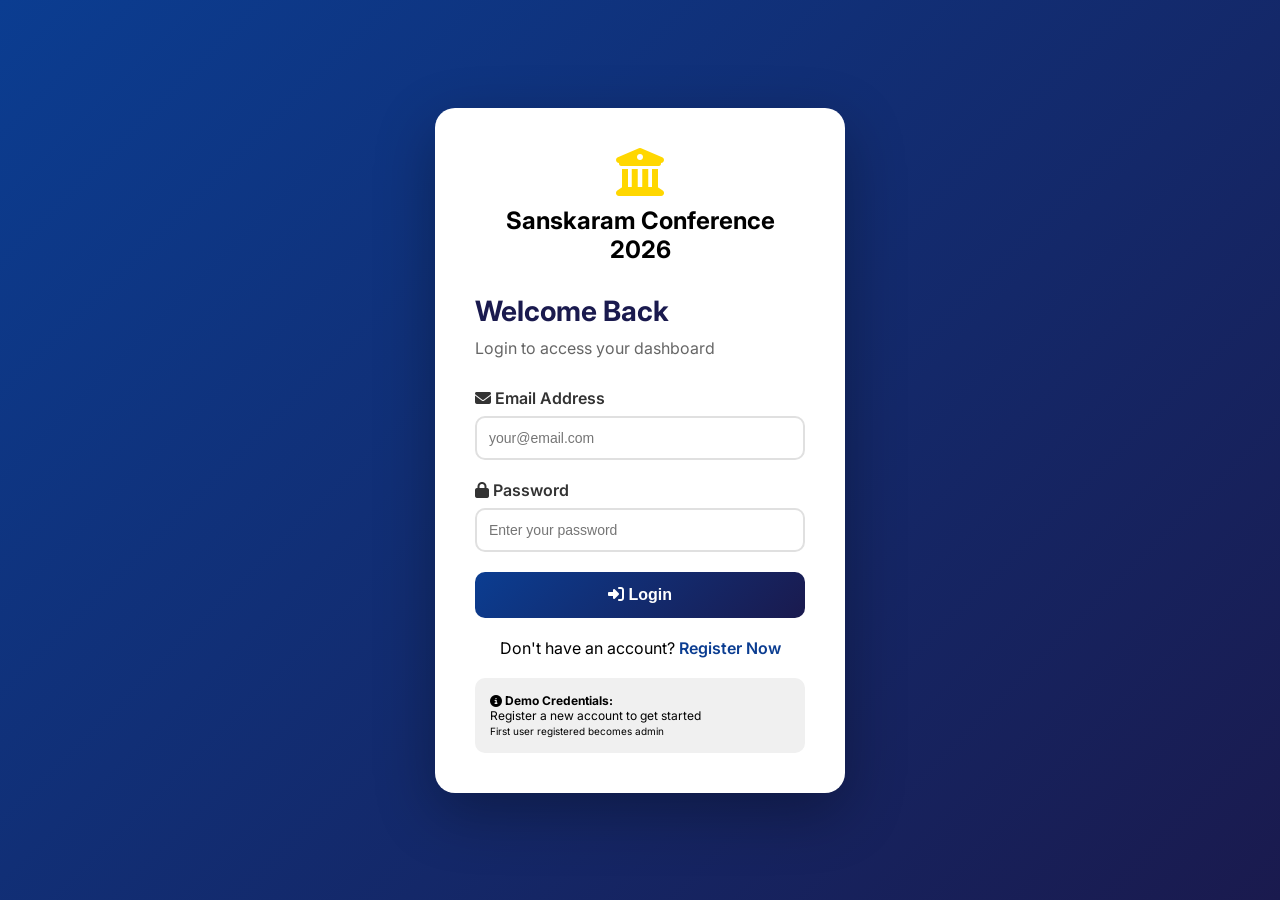
<file: admin/dashboard.html>
<!DOCTYPE html>
<html lang="en">
<head>
    <meta charset="UTF-8">
    <meta name="viewport" content="width=device-width, initial-scale=1.0">
    <title>Admin Dashboard - Conference 2026</title>
    <link href="https://fonts.googleapis.com/css2?family=Inter:wght@400;500;600;700&display=swap" rel="stylesheet">
    <link rel="stylesheet" href="https://cdnjs.cloudflare.com/ajax/libs/font-awesome/6.4.0/css/all.min.css">
    <style>
        :root {
            --primary: #0B3D91;
            --accent: #FFD700;
            --success: #10B981;
            --danger: #EF4444;
            --warning: #F59E0B;
            --border: #E5E7EB;
        }
        * { margin: 0; padding: 0; box-sizing: border-box; }
        body {
            font-family: 'Inter', sans-serif;
            background: #F9FAFB;
        }
        .app-container { display: flex; min-height: 100vh; }
        .sidebar {
            width: 280px;
            background: linear-gradient(180deg, #0B3D91 0%, #1a1a4e 100%);
            color: white;
            padding: 32px;
            position: fixed;
            height: 100vh;
        }
        .sidebar-header { text-align: center; margin-bottom: 32px; padding-bottom: 16px; border-bottom: 1px solid rgba(255,255,255,0.2); }
        .sidebar-header h2 { font-size: 1.5rem; margin-top: 8px; }
        .sidebar-nav { display: flex; flex-direction: column; gap: 8px; }
        .nav-item {
            padding: 12px 20px;
            color: rgba(255,255,255,0.8);
            text-decoration: none;
            border-radius: 8px;
            display: flex;
            align-items: center;
            gap: 12px;
            transition: all 0.3s;
        }
        .nav-item:hover, .nav-item.active { background: rgba(255,215,0,0.2); color: #FFD700; }
        .main-content { flex: 1; margin-left: 280px; }
        .top-bar {
            background: white;
            padding: 20px 40px;
            border-bottom: 1px solid var(--border);
            display: flex;
            justify-content: space-between;
            align-items: center;
        }
        .stats-grid {
            display: grid;
            grid-template-columns: repeat(auto-fit, minmax(250px, 1fr));
            gap: 24px;
            padding: 40px;
        }
        .stat-card {
            background: white;
            padding: 32px;
            border-radius: 12px;
            text-align: center;
            box-shadow: 0 1px 3px rgba(0,0,0,0.1);
            transition: transform 0.2s;
        }
        .stat-card:hover { transform: translateY(-5px); }
        .stat-card i { font-size: 2rem; color: var(--accent); margin-bottom: 16px; }
        .stat-value { font-size: 2rem; font-weight: 700; color: var(--primary); }
        .card {
            background: white;
            border-radius: 12px;
            padding: 32px;
            margin: 0 40px 32px 40px;
            box-shadow: 0 1px 3px rgba(0,0,0,0.1);
        }
        .card-title {
            font-size: 1.25rem;
            margin-bottom: 24px;
            display: flex;
            align-items: center;
            gap: 8px;
        }
        .status-badge {
            display: inline-block;
            padding: 4px 12px;
            border-radius: 20px;
            font-size: 0.75rem;
            font-weight: 600;
        }
        .status-pending { background: #FEF3C7; color: #D97706; }
        .status-approved { background: #D1FAE5; color: #059669; }
        .status-rejected { background: #FEE2E2; color: #DC2626; }
        table { width: 100%; border-collapse: collapse; }
        th, td { padding: 16px; text-align: left; border-bottom: 1px solid var(--border); }
        .logout-btn {
            background: var(--danger);
            color: white;
            border: none;
            padding: 8px 16px;
            border-radius: 8px;
            cursor: pointer;
            transition: all 0.3s;
        }
        .logout-btn:hover { opacity: 0.9; transform: translateY(-2px); }
        .spinner {
            border: 3px solid #f3f3f3;
            border-top: 3px solid var(--primary);
            border-radius: 50%;
            width: 40px;
            height: 40px;
            animation: spin 1s linear infinite;
            margin: 0 auto 16px;
        }
        @keyframes spin { 0% { transform: rotate(0deg); } 100% { transform: rotate(360deg); } }
        .refresh-btn {
            background: var(--primary);
            color: white;
            border: none;
            padding: 8px 16px;
            border-radius: 8px;
            cursor: pointer;
            margin-left: 16px;
        }
        .refresh-btn:hover { opacity: 0.9; }
    </style>
</head>
<body>
    <div class="app-container">
        <aside class="sidebar">
            <div class="sidebar-header">
                <i class="fas fa-crown" style="font-size: 32px; color: var(--accent);"></i>
                <h2>Admin Panel</h2>
                <p>Sanskaram Conference 2026</p>
            </div>
            <nav class="sidebar-nav">
                <a href="dashboard.html" class="nav-item active"><i class="fas fa-tachometer-alt"></i> Dashboard</a>
                <a href="review-abstracts.html" class="nav-item"><i class="fas fa-file-alt"></i> Review Abstracts</a>
                <a href="payments.html" class="nav-item"><i class="fas fa-credit-card"></i> Payments</a>
            </nav>
        </aside>
        
        <main class="main-content">
            <div class="top-bar">
                <h1><i class="fas fa-chart-line"></i> Admin Dashboard</h1>
                <div>
                    <span id="adminName" style="margin-right: 16px; color: var(--primary); font-weight: 600;"></span>
                    <button class="logout-btn" onclick="logout()"><i class="fas fa-sign-out-alt"></i> Logout</button>
                </div>
            </div>
            
            <div id="loading" style="display: none; text-align: center; padding: 40px;">
                <div class="spinner"></div>
                <p>Loading dashboard data...</p>
            </div>
            
            <div id="stats" class="stats-grid"></div>
            <div id="recentAbstracts"></div>
        </main>
    </div>
    
    <script>
    const API_URL = 'http://localhost:5000/api';
    const token = localStorage.getItem('token');

    if (!token) window.location.href = '../login.html';

    const user = JSON.parse(localStorage.getItem('user'));
    if (!user || user.role !== 'admin') window.location.href = '../login.html';

    document.getElementById('adminName').textContent = `Welcome, ${user.name || user.email}`;

    function logout() {
        localStorage.clear();
        window.location.href = '../login.html';
    }

    function escapeHtml(str) {
        if (!str) return '';
        return str.replace(/[&<>]/g, function(m) {
            return m === '&' ? '&amp;' : m === '<' ? '&lt;' : '&gt;';
        });
    }

    async function loadDashboard() {
        const loading = document.getElementById('loading');
        loading.style.display = 'block';
        
        try {
            // Fetch statistics from admin stats endpoint
            const statsRes = await fetch(`${API_URL}/admin/stats`, {
                headers: { Authorization: `Bearer ${token}` }
            });
            const statsResult = await statsRes.json();
            
            if (statsResult.success) {
                const stats = statsResult.data;
                document.getElementById('stats').innerHTML = `
                    <div class="stat-card">
                        <i class="fas fa-file-alt"></i>
                        <div class="stat-value">${stats.totalAbstracts || 0}</div>
                        <div>Total Abstracts</div>
                    </div>
                    <div class="stat-card">
                        <i class="fas fa-clock"></i>
                        <div class="stat-value">${stats.pendingAbstracts || 0}</div>
                        <div>Pending Review</div>
                    </div>
                    <div class="stat-card">
                        <i class="fas fa-check-circle"></i>
                        <div class="stat-value">${stats.approvedAbstracts || 0}</div>
                        <div>Approved</div>
                    </div>
                    <div class="stat-card">
                        <i class="fas fa-times-circle"></i>
                        <div class="stat-value">${stats.rejectedAbstracts || 0}</div>
                        <div>Rejected</div>
                    </div>
                    <div class="stat-card">
                        <i class="fas fa-users"></i>
                        <div class="stat-value">${stats.totalUsers || 0}</div>
                        <div>Total Users</div>
                    </div>
                `;
            } else {
                document.getElementById('stats').innerHTML = `<div class="stat-card"><div class="stat-value">0</div><div>No Data</div></div>`;
            }

            // Fetch recent abstracts
            const absRes = await fetch(`${API_URL}/admin/abstracts`, {
                headers: { Authorization: `Bearer ${token}` }
            });
            const result = await absRes.json();
            const abstracts = result.success ? result.data : [];

            if (abstracts.length === 0) {
                document.getElementById('recentAbstracts').innerHTML = `
                    <div class="card">
                        <p style="text-align: center; color: #6B7280;">No abstracts submitted yet.</p>
                    </div>
                `;
            } else {
                document.getElementById('recentAbstracts').innerHTML = `
                    <div class="card">
                        <div style="display: flex; justify-content: space-between; align-items: center; margin-bottom: 24px;">
                            <h2 class="card-title"><i class="fas fa-history"></i> Recent Submissions</h2>
                            <button class="refresh-btn" onclick="loadDashboard()"><i class="fas fa-sync-alt"></i> Refresh</button>
                        </div>
                        <div style="overflow-x: auto;">
                            <table>
                                <thead>
                                    <tr style="background: #F9FAFB;">
                                        <th>Title</th>
                                        <th>Author</th>
                                        <th>Status</th>
                                        <th>Submitted</th>
                                        <th>Action</th>
                                    </tr>
                                </thead>
                                <tbody>
                                    ${abstracts.slice(0,10).map(a => `
                                        <tr>
                                            <td><strong>${escapeHtml(a.title)}</strong></td>
                                            <td>${escapeHtml(a.authors || 'N/A')}</td>
                                            <td><span class="status-badge status-${a.status || 'pending'}">${(a.status || 'pending').toUpperCase()}</span></td>
                                            <td>${a.submitted_at ? new Date(a.submitted_at).toLocaleDateString() : 'N/A'}</td>
                                            <td><a href="review-abstracts.html" style="color: var(--primary); text-decoration: none;">Review →</a></td>
                                        </tr>
                                    `).join('')}
                                </tbody>
                            </table>
                        </div>
                        ${abstracts.length > 10 ? `<div style="text-align: center; margin-top: 16px;"><a href="review-abstracts.html" style="color: var(--primary);">View all ${abstracts.length} abstracts →</a></div>` : ''}
                    </div>
                `;
            }
        } catch (error) {
            console.error('Dashboard error:', error);
            document.getElementById('recentAbstracts').innerHTML = `
                <div class="card">
                    <p style="color: #DC2626; text-align: center;">
                        <i class="fas fa-exclamation-triangle"></i> Error loading dashboard. 
                        Please check server connection on port 5000.
                    </p>
                </div>
            `;
        } finally {
            loading.style.display = 'none';
        }
    }

    loadDashboard();
    </script>
</body>
</html>
</file>
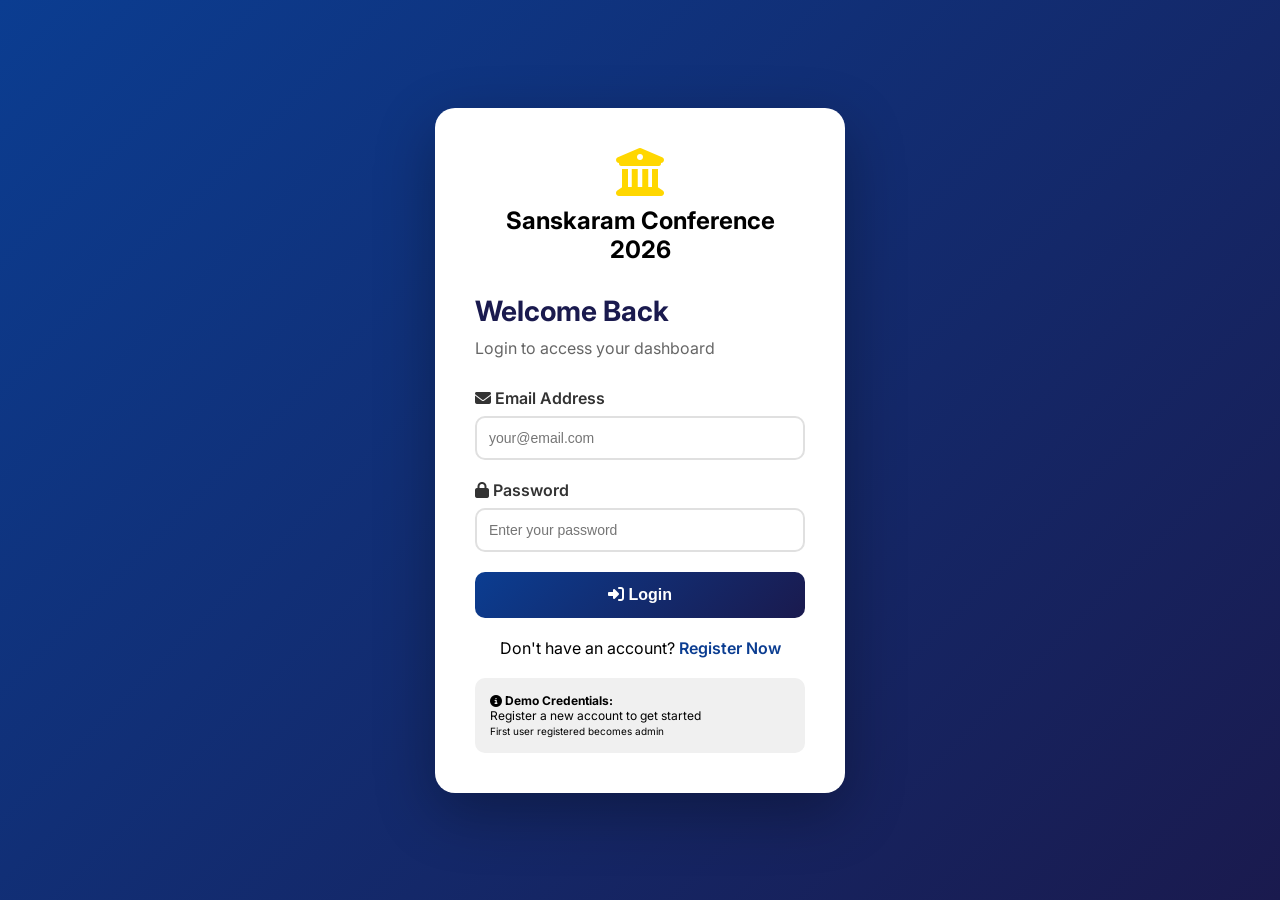
<file: admin/payments.html>
<!DOCTYPE html>
<html lang="en">
<head>
    <meta charset="UTF-8">
    <meta name="viewport" content="width=device-width, initial-scale=1.0">
    <title>Payment Management - Sanskaram Conference 2026</title>
    <link href="https://fonts.googleapis.com/css2?family=Inter:wght@300;400;500;600;700;800&display=swap" rel="stylesheet">
    <link rel="stylesheet" href="https://cdnjs.cloudflare.com/ajax/libs/font-awesome/6.4.0/css/all.min.css">
    <style>
        * {
            margin: 0;
            padding: 0;
            box-sizing: border-box;
        }

        body {
            font-family: 'Inter', sans-serif;
            background: linear-gradient(135deg, #f5f7fa 0%, #eef2f7 100%);
            color: #1e293b;
        }

        /* Sidebar Styles */
        .app-container {
            display: flex;
            min-height: 100vh;
        }

        .sidebar {
            width: 280px;
            background: linear-gradient(180deg, #0f172a 0%, #1e1b4b 100%);
            color: white;
            position: fixed;
            height: 100vh;
            overflow-y: auto;
            transition: all 0.3s;
        }

        .sidebar-header {
            padding: 32px 24px;
            text-align: center;
            border-bottom: 1px solid rgba(255, 255, 255, 0.1);
        }

        .sidebar-header .logo-icon {
            font-size: 48px;
            color: #fbbf24;
            margin-bottom: 12px;
        }

        .sidebar-header h2 {
            font-size: 1.5rem;
            font-weight: 700;
            margin-bottom: 4px;
        }

        .sidebar-header p {
            font-size: 0.75rem;
            opacity: 0.7;
            letter-spacing: 1px;
        }

        .sidebar-nav {
            padding: 24px 16px;
        }

        .nav-item {
            display: flex;
            align-items: center;
            gap: 12px;
            padding: 12px 20px;
            color: rgba(255, 255, 255, 0.7);
            text-decoration: none;
            border-radius: 12px;
            margin-bottom: 8px;
            transition: all 0.3s;
        }

        .nav-item i {
            width: 20px;
            font-size: 1.1rem;
        }

        .nav-item:hover {
            background: rgba(255, 255, 255, 0.1);
            color: white;
        }

        .nav-item.active {
            background: linear-gradient(135deg, #fbbf24, #f59e0b);
            color: #0f172a;
            font-weight: 600;
        }

        /* Main Content */
        .main-content {
            flex: 1;
            margin-left: 280px;
            padding: 24px 32px;
        }

        /* Top Bar */
        .top-bar {
            display: flex;
            justify-content: space-between;
            align-items: center;
            margin-bottom: 32px;
        }

        .page-title h1 {
            font-size: 1.875rem;
            font-weight: 700;
            color: #0f172a;
            margin-bottom: 4px;
        }

        .page-title p {
            color: #64748b;
            font-size: 0.875rem;
        }

        .logout-btn {
            background: linear-gradient(135deg, #ef4444, #dc2626);
            color: white;
            border: none;
            padding: 10px 20px;
            border-radius: 12px;
            cursor: pointer;
            font-weight: 600;
            display: flex;
            align-items: center;
            gap: 8px;
            transition: all 0.3s;
        }

        .logout-btn:hover {
            transform: translateY(-2px);
            box-shadow: 0 4px 12px rgba(239, 68, 68, 0.3);
        }

        /* Stats Grid */
        .stats-grid {
            display: grid;
            grid-template-columns: repeat(4, 1fr);
            gap: 24px;
            margin-bottom: 32px;
        }

        .stat-card {
            background: white;
            border-radius: 20px;
            padding: 24px;
            box-shadow: 0 1px 3px rgba(0, 0, 0, 0.05);
            transition: all 0.3s;
            border: 1px solid rgba(0, 0, 0, 0.05);
        }

        .stat-card:hover {
            transform: translateY(-4px);
            box-shadow: 0 12px 24px rgba(0, 0, 0, 0.1);
        }

        .stat-header {
            display: flex;
            justify-content: space-between;
            align-items: center;
            margin-bottom: 16px;
        }

        .stat-header h3 {
            font-size: 0.875rem;
            font-weight: 600;
            color: #64748b;
            text-transform: uppercase;
            letter-spacing: 0.5px;
        }

        .stat-icon {
            width: 48px;
            height: 48px;
            border-radius: 16px;
            display: flex;
            align-items: center;
            justify-content: center;
            font-size: 1.5rem;
        }

        .stat-icon.revenue { background: linear-gradient(135deg, #3b82f6, #2563eb); color: white; }
        .stat-icon.completed { background: linear-gradient(135deg, #10b981, #059669); color: white; }
        .stat-icon.pending { background: linear-gradient(135deg, #f59e0b, #d97706); color: white; }
        .stat-icon.approved { background: linear-gradient(135deg, #8b5cf6, #7c3aed); color: white; }

        .stat-value {
            font-size: 2rem;
            font-weight: 800;
            color: #0f172a;
            margin-bottom: 4px;
        }

        .stat-label {
            font-size: 0.75rem;
            color: #94a3b8;
        }

        /* Control Bar */
        .control-bar {
            background: white;
            border-radius: 16px;
            padding: 16px 24px;
            margin-bottom: 24px;
            display: flex;
            justify-content: space-between;
            align-items: center;
            flex-wrap: wrap;
            gap: 16px;
            box-shadow: 0 1px 3px rgba(0, 0, 0, 0.05);
        }

        .filter-group {
            display: flex;
            gap: 8px;
            background: #f1f5f9;
            padding: 4px;
            border-radius: 12px;
        }

        .filter-btn {
            padding: 8px 20px;
            border: none;
            background: transparent;
            cursor: pointer;
            font-weight: 500;
            font-size: 0.875rem;
            border-radius: 10px;
            transition: all 0.3s;
            color: #475569;
        }

        .filter-btn.active {
            background: linear-gradient(135deg, #0f172a, #1e1b4b);
            color: white;
            box-shadow: 0 2px 8px rgba(0, 0, 0, 0.1);
        }

        .search-box {
            flex: 1;
            max-width: 300px;
            position: relative;
        }

        .search-box i {
            position: absolute;
            left: 12px;
            top: 50%;
            transform: translateY(-50%);
            color: #94a3b8;
        }

        .search-box input {
            width: 100%;
            padding: 10px 12px 10px 36px;
            border: 1px solid #e2e8f0;
            border-radius: 12px;
            font-size: 0.875rem;
            transition: all 0.3s;
        }

        .search-box input:focus {
            outline: none;
            border-color: #3b82f6;
            box-shadow: 0 0 0 3px rgba(59, 130, 246, 0.1);
        }

        .action-buttons {
            display: flex;
            gap: 12px;
        }

        .btn-icon {
            padding: 10px 16px;
            border: none;
            border-radius: 12px;
            cursor: pointer;
            font-weight: 600;
            font-size: 0.875rem;
            display: flex;
            align-items: center;
            gap: 8px;
            transition: all 0.3s;
        }

        .btn-refresh {
            background: #f1f5f9;
            color: #475569;
        }

        .btn-refresh:hover {
            background: #e2e8f0;
        }

        .btn-export {
            background: linear-gradient(135deg, #10b981, #059669);
            color: white;
        }

        .btn-export:hover {
            transform: translateY(-2px);
            box-shadow: 0 4px 12px rgba(16, 185, 129, 0.3);
        }

        /* Table Styles */
        .table-container {
            background: white;
            border-radius: 20px;
            overflow-x: auto;
            box-shadow: 0 1px 3px rgba(0, 0, 0, 0.05);
        }

        table {
            width: 100%;
            border-collapse: collapse;
        }

        th {
            padding: 18px 16px;
            text-align: left;
            font-weight: 600;
            font-size: 0.75rem;
            text-transform: uppercase;
            letter-spacing: 0.5px;
            color: #64748b;
            background: #f8fafc;
            border-bottom: 1px solid #e2e8f0;
        }

        td {
            padding: 16px;
            border-bottom: 1px solid #f1f5f9;
            font-size: 0.875rem;
        }

        tr:hover {
            background: #f8fafc;
        }

        .badge {
            display: inline-flex;
            align-items: center;
            gap: 6px;
            padding: 4px 12px;
            border-radius: 20px;
            font-size: 0.75rem;
            font-weight: 600;
        }

        .badge-completed {
            background: #d1fae5;
            color: #065f46;
        }

        .badge-pending {
            background: #fed7aa;
            color: #92400e;
        }

        .code {
            font-family: 'Monaco', monospace;
            font-size: 0.75rem;
            background: #f1f5f9;
            padding: 4px 8px;
            border-radius: 8px;
            color: #475569;
        }

        .amount {
            font-weight: 700;
            color: #0f172a;
        }

        .view-btn {
            background: none;
            border: none;
            color: #3b82f6;
            cursor: pointer;
            font-weight: 600;
            font-size: 0.75rem;
            padding: 6px 12px;
            border-radius: 8px;
            transition: all 0.3s;
        }

        .view-btn:hover {
            background: #eff6ff;
        }

        /* Modal */
        .modal {
            display: none;
            position: fixed;
            top: 0;
            left: 0;
            width: 100%;
            height: 100%;
            background: rgba(0, 0, 0, 0.5);
            backdrop-filter: blur(4px);
            z-index: 1000;
            justify-content: center;
            align-items: center;
        }

        .modal-content {
            background: white;
            border-radius: 24px;
            max-width: 500px;
            width: 90%;
            max-height: 80vh;
            overflow-y: auto;
            animation: modalSlideIn 0.3s ease;
        }

        @keyframes modalSlideIn {
            from {
                opacity: 0;
                transform: translateY(-20px);
            }
            to {
                opacity: 1;
                transform: translateY(0);
            }
        }

        .modal-header {
            padding: 24px 24px 16px;
            border-bottom: 1px solid #e2e8f0;
            display: flex;
            justify-content: space-between;
            align-items: center;
        }

        .modal-header h3 {
            font-size: 1.25rem;
            font-weight: 700;
        }

        .close-modal {
            cursor: pointer;
            font-size: 24px;
            color: #94a3b8;
            transition: all 0.3s;
        }

        .close-modal:hover {
            color: #ef4444;
        }

        .modal-body {
            padding: 24px;
        }

        .detail-row {
            margin-bottom: 16px;
            padding-bottom: 12px;
            border-bottom: 1px solid #f1f5f9;
        }

        .detail-label {
            font-size: 0.75rem;
            font-weight: 600;
            text-transform: uppercase;
            color: #64748b;
            margin-bottom: 4px;
        }

        .detail-value {
            font-size: 0.875rem;
            font-weight: 500;
            color: #0f172a;
        }

        /* Alert */
        .alert {
            position: fixed;
            top: 24px;
            right: 24px;
            padding: 12px 20px;
            border-radius: 12px;
            display: none;
            align-items: center;
            gap: 12px;
            z-index: 1100;
            animation: slideIn 0.3s ease;
            box-shadow: 0 4px 12px rgba(0, 0, 0, 0.15);
        }

        @keyframes slideIn {
            from {
                transform: translateX(100%);
                opacity: 0;
            }
            to {
                transform: translateX(0);
                opacity: 1;
            }
        }

        .alert-success {
            background: #10b981;
            color: white;
        }

        .alert-error {
            background: #ef4444;
            color: white;
        }

        /* Loading */
        .loading-overlay {
            text-align: center;
            padding: 60px;
        }

        .spinner {
            width: 50px;
            height: 50px;
            border: 3px solid #e2e8f0;
            border-top-color: #3b82f6;
            border-radius: 50%;
            animation: spin 1s linear infinite;
            margin: 0 auto 16px;
        }

        @keyframes spin {
            to { transform: rotate(360deg); }
        }

        /* Empty State */
        .empty-state {
            text-align: center;
            padding: 60px;
            color: #94a3b8;
        }

        .empty-state i {
            font-size: 4rem;
            margin-bottom: 16px;
            opacity: 0.5;
        }

        /* Summary Bar */
        .summary-bar {
            margin-top: 24px;
            padding: 16px 20px;
            background: linear-gradient(135deg, #f0fdf4, #ecfdf5);
            border-radius: 16px;
            display: flex;
            justify-content: space-between;
            align-items: center;
            flex-wrap: wrap;
            gap: 16px;
        }

        .summary-item {
            display: flex;
            align-items: center;
            gap: 12px;
        }

        .summary-item i {
            font-size: 1.25rem;
            color: #059669;
        }

        .summary-text {
            font-size: 0.875rem;
            font-weight: 500;
            color: #065f46;
        }

        /* Responsive */
        @media (max-width: 1024px) {
            .stats-grid {
                grid-template-columns: repeat(2, 1fr);
            }
        }

        @media (max-width: 768px) {
            .sidebar {
                transform: translateX(-100%);
                z-index: 999;
            }
            .main-content {
                margin-left: 0;
            }
            .stats-grid {
                grid-template-columns: 1fr;
            }
            .control-bar {
                flex-direction: column;
                align-items: stretch;
            }
            .search-box {
                max-width: 100%;
            }
        }
    </style>
</head>
<body>
    <div class="app-container">
        <!-- Sidebar -->
        <aside class="sidebar">
            <div class="sidebar-header">
                <div class="logo-icon">
                    <i class="fas fa-crown"></i>
                </div>
                <h2>Sanskaram<br>Conference</h2>
                <p>2026</p>
            </div>
            <nav class="sidebar-nav">
                <a href="dashboard.html" class="nav-item">
                    <i class="fas fa-tachometer-alt"></i>
                    <span>Dashboard</span>
                </a>
                <a href="review-abstracts.html" class="nav-item">
                    <i class="fas fa-file-alt"></i>
                    <span>Review Abstracts</span>
                </a>
                <a href="schedule-management.html" class="nav-item">
                    <i class="fas fa-calendar-alt"></i>
                    <span>Schedule</span>
                </a>
                <a href="payments.html" class="nav-item active">
                    <i class="fas fa-credit-card"></i>
                    <span>Payments</span>
                </a>
            </nav>
        </aside>

        <!-- Main Content -->
        <main class="main-content">
            <div class="top-bar">
                <div class="page-title">
                    <h1>Payment Management</h1>
                    <p>Track and manage all conference payments</p>
                </div>
                <button class="logout-btn" onclick="logout()">
                    <i class="fas fa-sign-out-alt"></i>
                    <span>Logout</span>
                </button>
            </div>

            <!-- Stats Cards -->
            <div class="stats-grid" id="statsGrid">
                <div class="stat-card">
                    <div class="stat-header">
                        <h3>Total Revenue</h3>
                        <div class="stat-icon revenue">
                            <i class="fas fa-rupee-sign"></i>
                        </div>
                    </div>
                    <div class="stat-value" id="totalRevenue">₹0</div>
                    <div class="stat-label">Total collection</div>
                </div>
                <div class="stat-card">
                    <div class="stat-header">
                        <h3>Completed Payments</h3>
                        <div class="stat-icon completed">
                            <i class="fas fa-check-circle"></i>
                        </div>
                    </div>
                    <div class="stat-value" id="completedCount">0</div>
                    <div class="stat-label">Successful transactions</div>
                </div>
                <div class="stat-card">
                    <div class="stat-header">
                        <h3>Pending Payments</h3>
                        <div class="stat-icon pending">
                            <i class="fas fa-clock"></i>
                        </div>
                    </div>
                    <div class="stat-value" id="pendingCount">0</div>
                    <div class="stat-label">Awaiting payment</div>
                </div>
                <div class="stat-card">
                    <div class="stat-header">
                        <h3>Total Approved</h3>
                        <div class="stat-icon approved">
                            <i class="fas fa-file-alt"></i>
                        </div>
                    </div>
                    <div class="stat-value" id="approvedCount">0</div>
                    <div class="stat-label">Approved abstracts</div>
                </div>
            </div>

            <!-- Control Bar -->
            <div class="control-bar">
                <div class="filter-group">
                    <button onclick="filterPayments('all')" class="filter-btn active" id="filterAll">All</button>
                    <button onclick="filterPayments('completed')" class="filter-btn" id="filterCompleted">Completed</button>
                    <button onclick="filterPayments('pending')" class="filter-btn" id="filterPending">Pending</button>
                </div>
                <div class="search-box">
                    <i class="fas fa-search"></i>
                    <input type="text" id="searchInput" placeholder="Search by title, email, or ID..." onkeyup="searchPayments()">
                </div>
                <div class="action-buttons">
                    <button class="btn-icon btn-refresh" onclick="loadPayments()">
                        <i class="fas fa-sync-alt"></i>
                        <span>Refresh</span>
                    </button>
                    <button class="btn-icon btn-export" onclick="exportToCSV()">
                        <i class="fas fa-download"></i>
                        <span>Export CSV</span>
                    </button>
                </div>
            </div>

            <!-- Loading State -->
            <div id="loading" style="display: none;">
                <div class="loading-overlay">
                    <div class="spinner"></div>
                    <p>Loading payment data...</p>
                </div>
            </div>

            <!-- Table Container -->
            <div class="table-container">
                <div id="content">
                    <div class="loading-overlay">
                        <div class="spinner"></div>
                        <p>Loading...</p>
                    </div>
                </div>
            </div>
        </main>
    </div>

    <!-- Payment Details Modal -->
    <div id="paymentModal" class="modal">
        <div class="modal-content">
            <div class="modal-header">
                <h3><i class="fas fa-info-circle"></i> Payment Details</h3>
                <span class="close-modal" onclick="closeModal()">&times;</span>
            </div>
            <div class="modal-body" id="modalContent"></div>
        </div>
    </div>

    <!-- Alert -->
    <div id="alert" class="alert"></div>

    <script>
    const API_URL = 'http://localhost:5000/api';
    const token = localStorage.getItem('token');
    const REGISTRATION_FEE = 1000;

    if (!token) window.location.href = '../login.html';

    const user = JSON.parse(localStorage.getItem('user'));
    if (!user || user.role !== 'admin') window.location.href = '../login.html';

    let allPayments = [];
    let currentFilter = 'all';
    let searchTerm = '';

    function logout() {
        localStorage.clear();
        window.location.href = '../login.html';
    }

    function showAlert(message, type) {
        const alertDiv = document.getElementById('alert');
        alertDiv.className = `alert alert-${type}`;
        alertDiv.innerHTML = `<i class="fas fa-${type === 'success' ? 'check-circle' : 'exclamation-triangle'}"></i> ${message}`;
        alertDiv.style.display = 'flex';
        setTimeout(() => {
            alertDiv.style.display = 'none';
        }, 3000);
    }

    function escapeHtml(str) {
        if (!str) return '';
        return str.replace(/[&<>]/g, function(m) {
            return m === '&' ? '&amp;' : m === '<' ? '&lt;' : '&gt;';
        });
    }

    async function loadPayments() {
        const content = document.getElementById('content');
        const loading = document.getElementById('loading');
        loading.style.display = 'block';

        try {
            const abstractsRes = await fetch(`${API_URL}/admin/abstracts`, {
                headers: { Authorization: `Bearer ${token}` }
            });
            const abstractsResult = await abstractsRes.json();
            
            const paymentsRes = await fetch(`${API_URL}/admin/payments`, {
                headers: { Authorization: `Bearer ${token}` }
            });
            const paymentsResult = await paymentsRes.json();
            
            if (abstractsResult.success) {
                const abstracts = abstractsResult.data;
                const paymentTransactions = paymentsResult.success ? paymentsResult.data : [];
                
                allPayments = abstracts.filter(a => a.status === 'approved').map(abstract => {
                    const payment = paymentTransactions.find(p => p.abstract_id == abstract.id);
                    return {
                        id: abstract.id,
                        title: abstract.title,
                        author_email: abstract.author_email,
                        authors: abstract.authors || 'N/A',
                        status: abstract.status,
                        payment_completed: abstract.payment_completed === true,
                        payment_unlocked: abstract.payment_unlocked === true,
                        transaction_id: payment?.transaction_id || null,
                        payment_date: payment?.payment_date || null,
                        payment_method: payment?.payment_method || null,
                        amount: REGISTRATION_FEE,
                        submitted_at: abstract.submitted_at
                    };
                });
                
                updateStatistics();
                renderPayments();
            }
        } catch (error) {
            console.error('Payments error:', error);
            document.getElementById('content').innerHTML = `
                <div class="empty-state">
                    <i class="fas fa-exclamation-triangle"></i>
                    <p>Error loading payment data. Please check server connection.</p>
                </div>
            `;
        } finally {
            loading.style.display = 'none';
        }
    }

    function updateStatistics() {
        const approvedPayments = allPayments.filter(p => p.status === 'approved');
        const completed = approvedPayments.filter(p => p.payment_completed === true);
        const pending = approvedPayments.filter(p => p.payment_completed !== true);
        const totalRevenue = completed.reduce((sum, p) => sum + p.amount, 0);
        
        document.getElementById('totalRevenue').innerHTML = `₹${totalRevenue.toLocaleString()}`;
        document.getElementById('completedCount').innerHTML = completed.length;
        document.getElementById('pendingCount').innerHTML = pending.length;
        document.getElementById('approvedCount').innerHTML = approvedPayments.length;
    }

    function filterPayments(status) {
        currentFilter = status;
        
        document.querySelectorAll('.filter-btn').forEach(btn => btn.classList.remove('active'));
        document.getElementById(`filter${status.charAt(0).toUpperCase() + status.slice(1)}`).classList.add('active');
        
        renderPayments();
    }

    function searchPayments() {
        searchTerm = document.getElementById('searchInput').value.toLowerCase();
        renderPayments();
    }

    function renderPayments() {
        let filtered = [...allPayments];
        
        if (currentFilter === 'completed') {
            filtered = filtered.filter(p => p.payment_completed === true);
        } else if (currentFilter === 'pending') {
            filtered = filtered.filter(p => p.payment_completed !== true);
        }
        
        if (searchTerm) {
            filtered = filtered.filter(p => 
                p.title?.toLowerCase().includes(searchTerm) ||
                p.author_email?.toLowerCase().includes(searchTerm) ||
                p.id?.toString().includes(searchTerm) ||
                p.transaction_id?.toLowerCase().includes(searchTerm)
            );
        }
        
        const content = document.getElementById('content');
        
        if (filtered.length === 0) {
            content.innerHTML = `
                <div class="empty-state">
                    <i class="fas fa-inbox"></i>
                    <p>No payment records found</p>
                </div>
            `;
            return;
        }
        
        content.innerHTML = `
            <table>
                <thead>
                    <tr>
                        <th>ID</th>
                        <th>Abstract ID</th>
                        <th>Title</th>
                        <th>Author Email</th>
                        <th>Amount</th>
                        <th>Payment Status</th>
                        <th>Payment Date</th>
                        <th>Method</th>
                        <th>Action</th>
                    </tr>
                </thead>
                <tbody>
                    ${filtered.map((p, index) => `
                        <tr>
                            <td><span class="code">${index + 1}</span></td>
                            <td><span class="code">${escapeHtml(p.id)}</span></td>
                            <td><strong>${escapeHtml(p.title.length > 40 ? p.title.substring(0, 40) + '...' : p.title)}</strong></td>
                            <td>${escapeHtml(p.author_email)}</td>
                            <td class="amount">₹${p.amount.toLocaleString()}</td>
                            <td>
                                <span class="badge ${p.payment_completed ? 'badge-completed' : 'badge-pending'}">
                                    <i class="fas ${p.payment_completed ? 'fa-check-circle' : 'fa-clock'}"></i>
                                    ${p.payment_completed ? 'Completed' : 'Pending'}
                                </span>
                            </td>
                            <td>${p.payment_date ? new Date(p.payment_date).toLocaleDateString() : '—'}</td>
                            <td>${p.payment_method ? escapeHtml(p.payment_method) : '—'}</td>
                            <td>
                                <button class="view-btn" onclick="viewPaymentDetails('${p.id}')">
                                    <i class="fas fa-eye"></i> View
                                </button>
                            </td>
                        </tr>
                    `).join('')}
                </tbody>
            </table>
            <div class="summary-bar">
                <div class="summary-item">
                    <i class="fas fa-chart-line"></i>
                    <span class="summary-text">
                        ${filtered.filter(p => p.payment_completed).length} completed payments
                    </span>
                </div>
                <div class="summary-item">
                    <i class="fas fa-rupee-sign"></i>
                    <span class="summary-text">
                        Total collected: ₹${filtered.filter(p => p.payment_completed).reduce((sum, p) => sum + p.amount, 0).toLocaleString()}
                    </span>
                </div>
                <div class="summary-item">
                    <i class="fas fa-users"></i>
                    <span class="summary-text">
                        ${filtered.length} total approved abstracts
                    </span>
                </div>
            </div>
        `;
    }

    function viewPaymentDetails(abstractId) {
        const payment = allPayments.find(p => p.id == abstractId);
        if (!payment) return;
        
        const modalContent = document.getElementById('modalContent');
        modalContent.innerHTML = `
            <div class="detail-row">
                <div class="detail-label">Abstract ID</div>
                <div class="detail-value"><span class="code">${escapeHtml(payment.id)}</span></div>
            </div>
            <div class="detail-row">
                <div class="detail-label">Title</div>
                <div class="detail-value"><strong>${escapeHtml(payment.title)}</strong></div>
            </div>
            <div class="detail-row">
                <div class="detail-label">Author / Presenter</div>
                <div class="detail-value">${escapeHtml(payment.authors)}</div>
            </div>
            <div class="detail-row">
                <div class="detail-label">Author Email</div>
                <div class="detail-value">${escapeHtml(payment.author_email)}</div>
            </div>
            <div class="detail-row">
                <div class="detail-label">Amount</div>
                <div class="detail-value amount">₹${payment.amount.toLocaleString()}</div>
            </div>
            <div class="detail-row">
                <div class="detail-label">Payment Status</div>
                <div class="detail-value">
                    <span class="badge ${payment.payment_completed ? 'badge-completed' : 'badge-pending'}">
                        <i class="fas ${payment.payment_completed ? 'fa-check-circle' : 'fa-clock'}"></i>
                        ${payment.payment_completed ? 'Completed' : 'Pending'}
                    </span>
                </div>
            </div>
            ${payment.transaction_id ? `
                <div class="detail-row">
                    <div class="detail-label">Transaction ID</div>
                    <div class="detail-value"><span class="code">${escapeHtml(payment.transaction_id)}</span></div>
                </div>
            ` : ''}
            ${payment.payment_date ? `
                <div class="detail-row">
                    <div class="detail-label">Payment Date</div>
                    <div class="detail-value">${new Date(payment.payment_date).toLocaleString()}</div>
                </div>
            ` : ''}
            ${payment.payment_method ? `
                <div class="detail-row">
                    <div class="detail-label">Payment Method</div>
                    <div class="detail-value">${escapeHtml(payment.payment_method)}</div>
                </div>
            ` : ''}
            <div class="detail-row">
                <div class="detail-label">Submitted Date</div>
                <div class="detail-value">${payment.submitted_at ? new Date(payment.submitted_at).toLocaleString() : 'N/A'}</div>
            </div>
        `;
        
        document.getElementById('paymentModal').style.display = 'flex';
    }

    function closeModal() {
        document.getElementById('paymentModal').style.display = 'none';
    }

    function exportToCSV() {
        let dataToExport = [...allPayments];
        
        if (currentFilter === 'completed') {
            dataToExport = dataToExport.filter(p => p.payment_completed === true);
        } else if (currentFilter === 'pending') {
            dataToExport = dataToExport.filter(p => p.payment_completed !== true);
        }
        
        if (dataToExport.length === 0) {
            showAlert('No data to export', 'error');
            return;
        }
        
        const headers = ['S.No', 'Abstract ID', 'Title', 'Author Email', 'Authors', 'Amount (₹)', 'Status', 'Payment Date', 'Payment Method', 'Transaction ID', 'Submitted Date'];
        const rows = dataToExport.map((p, index) => [
            index + 1,
            p.id,
            `"${p.title.replace(/"/g, '""')}"`,
            p.author_email,
            `"${(p.authors || 'N/A').replace(/"/g, '""')}"`,
            p.amount,
            p.payment_completed ? 'Completed' : 'Pending',
            p.payment_date || '',
            p.payment_method || '',
            p.transaction_id || '',
            p.submitted_at || ''
        ]);
        
        const csvContent = [headers, ...rows].map(row => row.join(',')).join('\n');
        const blob = new Blob(["\uFEFF" + csvContent], { type: 'text/csv;charset=utf-8;' });
        const url = URL.createObjectURL(blob);
        const a = document.createElement('a');
        a.href = url;
        a.download = `payments_export_${new Date().toISOString().split('T')[0]}.csv`;
        document.body.appendChild(a);
        a.click();
        document.body.removeChild(a);
        URL.revokeObjectURL(url);
        
        showAlert(`✅ Exported ${dataToExport.length} payment records`, 'success');
    }

    window.onclick = function(event) {
        const modal = document.getElementById('paymentModal');
        if (event.target === modal) {
            closeModal();
        }
    }
    
    loadPayments();
    setInterval(() => loadPayments(), 30000);
    </script>
</body>
</html>
</file>
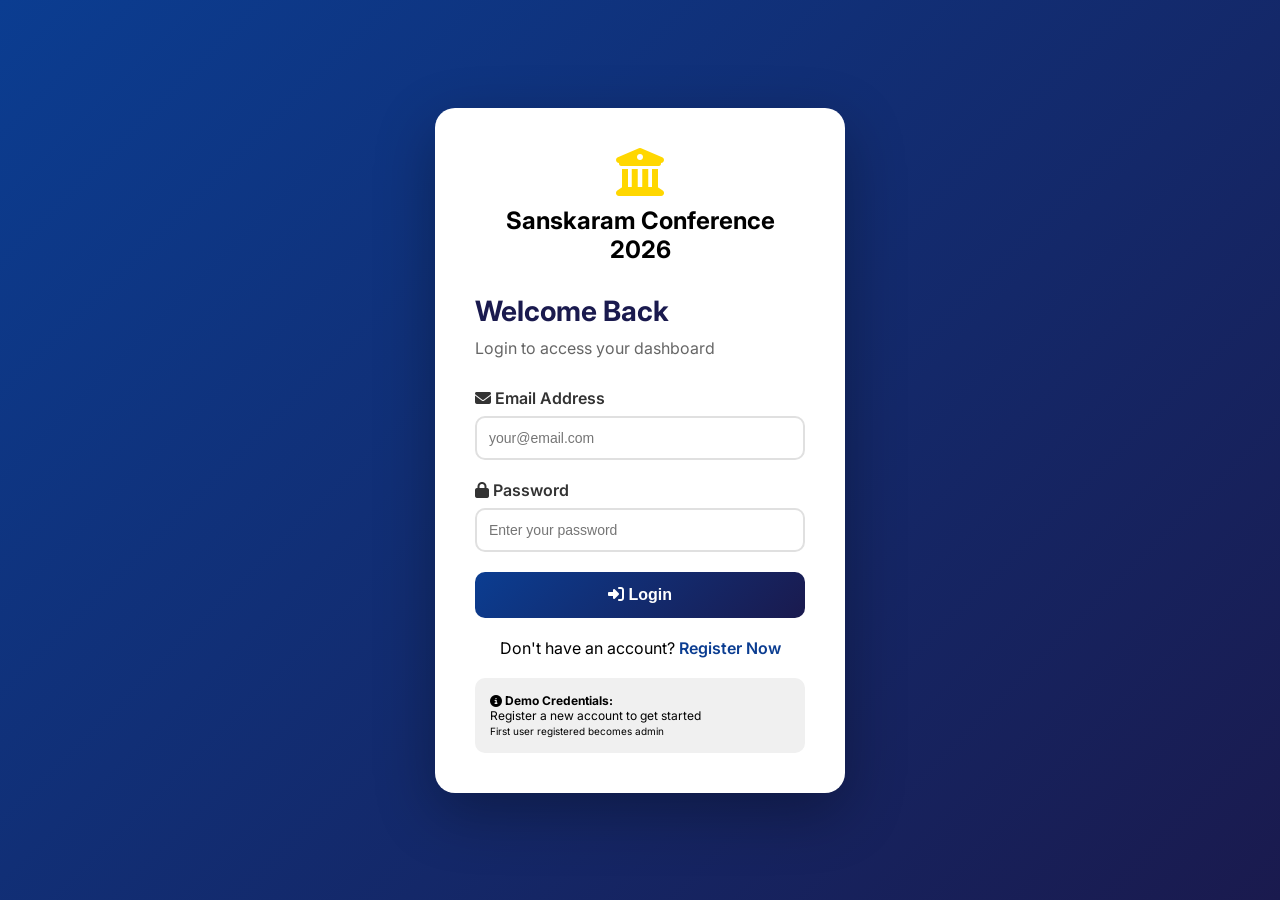
<file: admin/review-abstracts.html>
<!DOCTYPE html>
<html lang="en">
<head>
    <meta charset="UTF-8">
    <meta name="viewport" content="width=device-width, initial-scale=1.0">
    <title>Review Abstracts - Conference 2026</title>
    <link href="https://fonts.googleapis.com/css2?family=Inter:wght@400;500;600;700&display=swap" rel="stylesheet">
    <link rel="stylesheet" href="https://cdnjs.cloudflare.com/ajax/libs/font-awesome/6.4.0/css/all.min.css">
    <style>
        :root {
            --primary: #0B3D91;
            --accent: #FFD700;
            --success: #10B981;
            --danger: #EF4444;
            --warning: #F59E0B;
            --border: #E5E7EB;
        }
        * { margin: 0; padding: 0; box-sizing: border-box; }
        body {
            font-family: 'Inter', sans-serif;
            background: #F9FAFB;
        }
        .app-container { display: flex; min-height: 100vh; }
        .sidebar {
            width: 280px;
            background: linear-gradient(180deg, #0B3D91 0%, #1a1a4e 100%);
            color: white;
            padding: 32px;
            position: fixed;
            height: 100vh;
        }
        .sidebar-header { text-align: center; margin-bottom: 32px; padding-bottom: 16px; border-bottom: 1px solid rgba(255,255,255,0.2); }
        .sidebar-header h2 { font-size: 1.5rem; margin-top: 8px; }
        .sidebar-nav { display: flex; flex-direction: column; gap: 8px; }
        .nav-item {
            padding: 12px 20px;
            color: rgba(255,255,255,0.8);
            text-decoration: none;
            border-radius: 8px;
            display: flex;
            align-items: center;
            gap: 12px;
        }
        .nav-item:hover, .nav-item.active { background: rgba(255,215,0,0.2); color: #FFD700; }
        .main-content { flex: 1; margin-left: 280px; }
        .top-bar {
            background: white;
            padding: 20px 40px;
            border-bottom: 1px solid var(--border);
            display: flex;
            justify-content: space-between;
            align-items: center;
        }
        .card {
            background: white;
            border-radius: 12px;
            padding: 32px;
            margin: 32px;
            box-shadow: 0 1px 3px rgba(0,0,0,0.1);
        }
        .card-title {
            font-size: 1.25rem;
            margin-bottom: 24px;
            display: flex;
            align-items: center;
            gap: 8px;
        }
        .btn {
            padding: 8px 16px;
            border: none;
            border-radius: 6px;
            cursor: pointer;
            font-weight: 500;
            font-size: 12px;
            margin: 0 4px;
            transition: all 0.3s;
        }
        .btn-success { background: var(--success); color: white; }
        .btn-danger { background: var(--danger); color: white; }
        .btn-warning { background: var(--warning); color: white; }
        .btn-outline { background: transparent; border: 1px solid var(--border); }
        .btn-sm { padding: 6px 12px; font-size: 12px; }
        .btn:hover { transform: translateY(-2px); opacity: 0.9; }
        .status-badge {
            display: inline-block;
            padding: 4px 12px;
            border-radius: 20px;
            font-size: 0.75rem;
            font-weight: 600;
        }
        .status-pending { background: #FEF3C7; color: #D97706; }
        .status-approved { background: #D1FAE5; color: #059669; }
        .status-rejected { background: #FEE2E2; color: #DC2626; }
        .status-unlocked { background: #DBEAFE; color: #1E40AF; }
        table { width: 100%; border-collapse: collapse; }
        th, td { padding: 16px; text-align: left; border-bottom: 1px solid var(--border); }
        .logout-btn {
            background: var(--danger);
            color: white;
            border: none;
            padding: 8px 16px;
            border-radius: 8px;
            cursor: pointer;
        }
        .alert {
            padding: 12px;
            border-radius: 8px;
            margin: 20px 32px 0 32px;
            display: none;
            animation: slideDown 0.3s ease;
        }
        @keyframes slideDown {
            from { transform: translateY(-100%); opacity: 0; }
            to { transform: translateY(0); opacity: 1; }
        }
        .alert-success { background: #D1FAE5; color: #059669; border-left: 4px solid #059669; }
        .alert-error { background: #FEE2E2; color: #DC2626; border-left: 4px solid #DC2626; }
        .alert-info { background: #DBEAFE; color: #1E40AF; border-left: 4px solid #1E40AF; }
        .spinner {
            border: 3px solid #f3f3f3;
            border-top: 3px solid var(--primary);
            border-radius: 50%;
            width: 40px;
            height: 40px;
            animation: spin 1s linear infinite;
            margin: 0 auto 16px;
        }
        @keyframes spin { 0% { transform: rotate(0deg); } 100% { transform: rotate(360deg); } }
        .filter-buttons {
            display: flex;
            gap: 12px;
            margin-bottom: 24px;
            flex-wrap: wrap;
        }
        .filter-btn {
            padding: 8px 20px;
            border: 2px solid var(--border);
            background: white;
            border-radius: 20px;
            cursor: pointer;
            transition: all 0.3s;
        }
        .filter-btn.active {
            background: var(--primary);
            color: white;
            border-color: var(--primary);
        }
        .abstract-detail {
            background: #F9FAFB;
            padding: 16px;
            border-radius: 8px;
            margin-top: 16px;
        }
        .modal {
            display: none;
            position: fixed;
            top: 0;
            left: 0;
            width: 100%;
            height: 100%;
            background: rgba(0,0,0,0.5);
            z-index: 1000;
            justify-content: center;
            align-items: center;
        }
        .modal-content {
            background: white;
            padding: 32px;
            border-radius: 12px;
            max-width: 600px;
            width: 90%;
            max-height: 80vh;
            overflow-y: auto;
        }
        .close-modal {
            float: right;
            cursor: pointer;
            font-size: 24px;
            color: #999;
        }
    </style>
</head>
<body>
    <div class="app-container">
        <aside class="sidebar">
            <div class="sidebar-header">
                <i class="fas fa-crown" style="font-size: 32px; color: var(--accent);"></i>
                <h2>Admin Panel</h2>
                <p>Sanskaram Conference 2026</p>
            </div>
            <nav class="sidebar-nav">
                <a href="dashboard.html" class="nav-item"><i class="fas fa-tachometer-alt"></i> Dashboard</a>
                <a href="review-abstracts.html" class="nav-item active"><i class="fas fa-file-alt"></i> Review Abstracts</a>
                <a href="schedule-management.html" class="nav-item"><i class="fas fa-calendar-alt"></i> Schedule</a>
                <a href="payments.html" class="nav-item"><i class="fas fa-credit-card"></i> Payments</a>
            </nav>
        </aside>
        
        <main class="main-content">
            <div class="top-bar">
                <h1><i class="fas fa-clipboard-list"></i> Review Abstracts</h1>
                <button class="logout-btn" onclick="logout()"><i class="fas fa-sign-out-alt"></i> Logout</button>
            </div>
            
            <div id="alert" class="alert"></div>
            <div id="loading" style="display: none; text-align: center; padding: 40px;">
                <div class="spinner"></div>
                <p>Loading abstracts...</p>
            </div>
            
            <div class="card">
                <div class="filter-buttons">
                    <button onclick="filterAbstracts('all')" class="filter-btn active" id="filterAll">All</button>
                    <button onclick="filterAbstracts('pending')" class="filter-btn" id="filterPending">Pending</button>
                    <button onclick="filterAbstracts('approved')" class="filter-btn" id="filterApproved">Approved</button>
                    <button onclick="filterAbstracts('rejected')" class="filter-btn" id="filterRejected">Rejected</button>
                    <button onclick="filterAbstracts('payment_unlocked')" class="filter-btn" id="filterUnlocked">Payment Unlocked</button>
                </div>
                
                <div id="content">
                    <div style="text-align: center; padding: 40px;">
                        <div class="spinner"></div>
                        <p>Loading...</p>
                    </div>
                </div>
            </div>
        </main>
    </div>
    
    <div id="viewModal" class="modal">
        <div class="modal-content">
            <span class="close-modal" onclick="closeModal()">&times;</span>
            <div id="modalBody"></div>
        </div>
    </div>
    
    <div id="unlockModal" class="modal">
        <div class="modal-content">
            <span class="close-modal" onclick="closeUnlockModal()">&times;</span>
            <h3 style="margin-bottom: 20px;"><i class="fas fa-unlock-alt"></i> Unlock Payment Gateway</h3>
            <p>Are you sure you want to unlock payment for this abstract?</p>
            <p style="margin: 16px 0; color: #F59E0B;"><i class="fas fa-exclamation-triangle"></i> This will allow the user to make payment for registration.</p>
            <div style="display: flex; gap: 12px; justify-content: flex-end; margin-top: 24px;">
                <button onclick="closeUnlockModal()" class="btn btn-outline">Cancel</button>
                <button id="confirmUnlockBtn" class="btn btn-warning">Yes, Unlock Payment</button>
            </div>
        </div>
    </div>
    
    <script>
    const API_URL = 'http://localhost:5000/api';
    const token = localStorage.getItem('token');

    if (!token) window.location.href = '../login.html';

    const user = JSON.parse(localStorage.getItem('user'));
    if (!user || user.role !== 'admin') window.location.href = '../login.html';

    let currentFilter = 'all';
    let allAbstracts = [];
    let selectedAbstractId = null;

    function logout() {
        localStorage.clear();
        window.location.href = '../login.html';
    }

    function showAlert(message, type) {
        const alertDiv = document.getElementById('alert');
        alertDiv.style.display = 'block';
        alertDiv.className = `alert alert-${type}`;
        alertDiv.innerHTML = `<i class="fas fa-${type === 'success' ? 'check-circle' : type === 'error' ? 'exclamation-triangle' : 'info-circle'}"></i> ${message}`;
        setTimeout(() => {
            alertDiv.style.display = 'none';
        }, 3000);
    }

    async function loadAbstracts() {
        const content = document.getElementById('content');
        const loading = document.getElementById('loading');
        loading.style.display = 'block';
        content.innerHTML = '<div style="text-align: center; padding: 40px;"><div class="spinner"></div><p>Loading abstracts...</p></div>';

        try {
            console.log('Fetching abstracts from admin API...');
            const res = await fetch(`${API_URL}/admin/abstracts`, {
                headers: { Authorization: `Bearer ${token}` }
            });
            const result = await res.json();
            console.log('Admin abstracts response:', result);
            
            if (result.success) {
                allAbstracts = result.data;
                console.log(`Loaded ${allAbstracts.length} abstracts`);
                filterAbstracts(currentFilter);
            } else {
                content.innerHTML = `<p style="color: #DC2626; text-align: center;">${result.message || 'Error loading abstracts'}</p>`;
            }
        } catch (error) {
            console.error('Error:', error);
            content.innerHTML = `<p style="color: #DC2626; text-align: center;">Error loading abstracts. Please check server connection on port 5000.</p>`;
        } finally {
            loading.style.display = 'none';
        }
    }

    function filterAbstracts(status) {
        currentFilter = status;
        
        // Update active button
        document.querySelectorAll('.filter-btn').forEach(btn => btn.classList.remove('active'));
        if (status === 'all') document.getElementById('filterAll').classList.add('active');
        else if (status === 'pending') document.getElementById('filterPending').classList.add('active');
        else if (status === 'approved') document.getElementById('filterApproved').classList.add('active');
        else if (status === 'rejected') document.getElementById('filterRejected').classList.add('active');
        else if (status === 'payment_unlocked') document.getElementById('filterUnlocked').classList.add('active');
        
        let filtered = allAbstracts;
        if (status === 'pending') {
            filtered = allAbstracts.filter(a => (a.status || 'pending') === 'pending');
        } else if (status === 'approved') {
            filtered = allAbstracts.filter(a => a.status === 'approved');
        } else if (status === 'rejected') {
            filtered = allAbstracts.filter(a => a.status === 'rejected');
        } else if (status === 'payment_unlocked') {
            filtered = allAbstracts.filter(a => a.payment_unlocked === true);
        }

        const content = document.getElementById('content');
        
        if (!filtered.length) {
            content.innerHTML = `<p style="text-align: center; padding: 40px; color: #6B7280;">No ${status === 'all' ? '' : status} abstracts found</p>`;
            return;
        }

        content.innerHTML = `
            <h2 class="card-title"><i class="fas fa-file-alt"></i> Abstract Submissions (${filtered.length})</h2>
            <div style="overflow-x: auto;">
                <table style="width: 100%;">
                    <thead>
                        <tr style="background: #F9FAFB;">
                            <th>Title</th>
                            <th>Authors</th>
                            <th>Status</th>
                            <th>Payment</th>
                            <th>Submitted</th>
                            <th>Actions</th>
                        </tr>
                    </thead>
                    <tbody>
                        ${filtered.map(a => `
                            <tr>
                                <td><strong>${escapeHtml(a.title)}</strong></td>
                                <td>${escapeHtml(a.authors || 'N/A')}</td>
                                <td><span class="status-badge status-${a.status || 'pending'}">${(a.status || 'pending').toUpperCase()}</span></td>
                                <td>
                                    ${a.status === 'approved' ? 
                                        (a.payment_unlocked ? 
                                            '<span class="status-badge status-unlocked"><i class="fas fa-unlock-alt"></i> Unlocked</span>' : 
                                            '<span style="color: #F59E0B;"><i class="fas fa-lock"></i> Locked</span>'
                                        ) : 
                                        '<span style="color: #9CA3AF;">—</span>'
                                    }
                                </td>
                                <td>${a.submitted_at ? new Date(a.submitted_at).toLocaleDateString() : 'N/A'}</td>
                                <td>
                                    <button onclick="viewAbstract('${a.id}')" class="btn btn-outline btn-sm"><i class="fas fa-eye"></i> View</button>
                                    ${(a.status || 'pending') === 'pending' ? `
                                        <button onclick="approveAbstract('${a.id}')" class="btn btn-success btn-sm"><i class="fas fa-check"></i> Approve</button>
                                        <button onclick="rejectAbstract('${a.id}')" class="btn btn-danger btn-sm"><i class="fas fa-times"></i> Reject</button>
                                    ` : ''}
                                    ${a.status === 'approved' && !a.payment_unlocked ? `
                                        <button onclick="openUnlockModal('${a.id}')" class="btn btn-warning btn-sm"><i class="fas fa-unlock-alt"></i> Unlock Payment</button>
                                    ` : ''}
                                    ${a.payment_unlocked ? `
                                        <a href="schedule-management.html" class="btn btn-outline btn-sm"><i class="fas fa-calendar-alt"></i> Assign Schedule</a>
                                    ` : ''}
                                </td>
                            </tr>
                        `).join('')}
                    </tbody>
                </table>
            </div>
        `;
    }

    function viewAbstract(abstractId) {
        const abstract = allAbstracts.find(a => a.id === abstractId);
        if (!abstract) return;
        
        const modal = document.getElementById('viewModal');
        const modalBody = document.getElementById('modalBody');
        
        modalBody.innerHTML = `
            <h3 style="color: var(--primary); margin-bottom: 16px;">${escapeHtml(abstract.title)}</h3>
            <div class="abstract-detail">
                <p><strong><i class="fas fa-user"></i> Authors:</strong> ${escapeHtml(abstract.authors || 'N/A')}</p>
                <p><strong><i class="fas fa-tags"></i> Keywords:</strong> ${escapeHtml(abstract.keywords || 'N/A')}</p>
                <p><strong><i class="fas fa-calendar"></i> Submitted:</strong> ${abstract.submitted_at ? new Date(abstract.submitted_at).toLocaleString() : 'N/A'}</p>
                <p><strong><i class="fas fa-tag"></i> Status:</strong> <span class="status-badge status-${abstract.status || 'pending'}">${(abstract.status || 'pending').toUpperCase()}</span></p>
                ${abstract.payment_unlocked ? `<p><strong><i class="fas fa-unlock-alt"></i> Payment:</strong> <span class="status-badge status-unlocked">Unlocked</span></p>` : ''}
                ${abstract.payment_completed ? `<p><strong><i class="fas fa-check-circle"></i> Payment:</strong> <span class="status-badge status-approved">Completed</span></p>` : ''}
            </div>
            <div style="margin-top: 20px;">
                <h4><i class="fas fa-align-left"></i> Abstract Content</h4>
                <div class="abstract-detail" style="white-space: pre-wrap;">${escapeHtml(abstract.abstract_text || abstract.content || 'No content provided')}</div>
            </div>
        `;
        
        modal.style.display = 'flex';
    }

    function closeModal() {
        document.getElementById('viewModal').style.display = 'none';
    }

    function openUnlockModal(abstractId) {
        selectedAbstractId = abstractId;
        document.getElementById('unlockModal').style.display = 'flex';
    }

    function closeUnlockModal() {
        document.getElementById('unlockModal').style.display = 'none';
        selectedAbstractId = null;
    }

    async function unlockPayment(abstractId) {
        console.log('🔓 Unlocking payment for abstract:', abstractId);
        
        try {
            const response = await fetch(`${API_URL}/admin/abstracts/${abstractId}/unlock-payment`, {
                method: "POST",
                headers: { 
                    "Content-Type": "application/json", 
                    Authorization: `Bearer ${token}` 
                }
            });
            const data = await response.json();
            console.log('Unlock response:', data);

            if (response.ok && data.success) {
                showAlert('✅ ' + data.message, 'success');
                loadAbstracts(); // Refresh the list
            } else {
                showAlert(data.message || 'Failed to unlock payment', 'error');
            }
        } catch (error) {
            console.error('Unlock payment error:', error);
            showAlert('Server error: ' + error.message, 'error');
        }
    }

    async function approveAbstract(abstractId) {
        if (!confirm('Are you sure you want to approve this abstract? Payment will be automatically unlocked.')) return;
        
        console.log('✅ Approving abstract:', abstractId);
        
        try {
            const response = await fetch(`${API_URL}/admin/abstracts/${abstractId}/status`, {
                method: "PUT",
                headers: { 
                    "Content-Type": "application/json", 
                    Authorization: `Bearer ${token}` 
                },
                body: JSON.stringify({ status: 'approved' })
            });
            const data = await response.json();
            console.log('Approve response:', data);

            if (response.ok && data.success) {
                showAlert(data.message || 'Abstract approved successfully!', 'success');
                loadAbstracts();
            } else {
                showAlert(data.message || 'Approval failed', 'error');
            }
        } catch (error) {
            console.error('Approve error:', error);
            showAlert('Server error. Please try again.', 'error');
        }
    }

    async function rejectAbstract(abstractId) {
        if (!confirm('Are you sure you want to reject this abstract?')) return;
        
        console.log('❌ Rejecting abstract:', abstractId);
        
        try {
            const response = await fetch(`${API_URL}/admin/abstracts/${abstractId}/status`, {
                method: "PUT",
                headers: { 
                    "Content-Type": "application/json", 
                    Authorization: `Bearer ${token}` 
                },
                body: JSON.stringify({ status: 'rejected' })
            });
            const data = await response.json();
            console.log('Reject response:', data);

            if (response.ok && data.success) {
                showAlert(data.message || 'Abstract rejected successfully!', 'success');
                loadAbstracts();
            } else {
                showAlert(data.message || 'Rejection failed', 'error');
            }
        } catch (error) {
            console.error('Reject error:', error);
            showAlert('Server error. Please try again.', 'error');
        }
    }
    
    function escapeHtml(str) {
        if (!str) return '';
        return String(str).replace(/[&<>]/g, function(m) {
            return m === '&' ? '&amp;' : m === '<' ? '&lt;' : '&gt;';
        });
    }

    // Set up unlock confirmation button
    document.getElementById('confirmUnlockBtn').onclick = function() {
        if (selectedAbstractId) {
            unlockPayment(selectedAbstractId);
            closeUnlockModal();
        }
    };

    // Close modals when clicking outside
    window.onclick = function(event) {
        const viewModal = document.getElementById('viewModal');
        const unlockModal = document.getElementById('unlockModal');
        if (event.target === viewModal) {
            viewModal.style.display = 'none';
        }
        if (event.target === unlockModal) {
            unlockModal.style.display = 'none';
        }
    }

    loadAbstracts();
    </script>
</body>
</html>
</file>
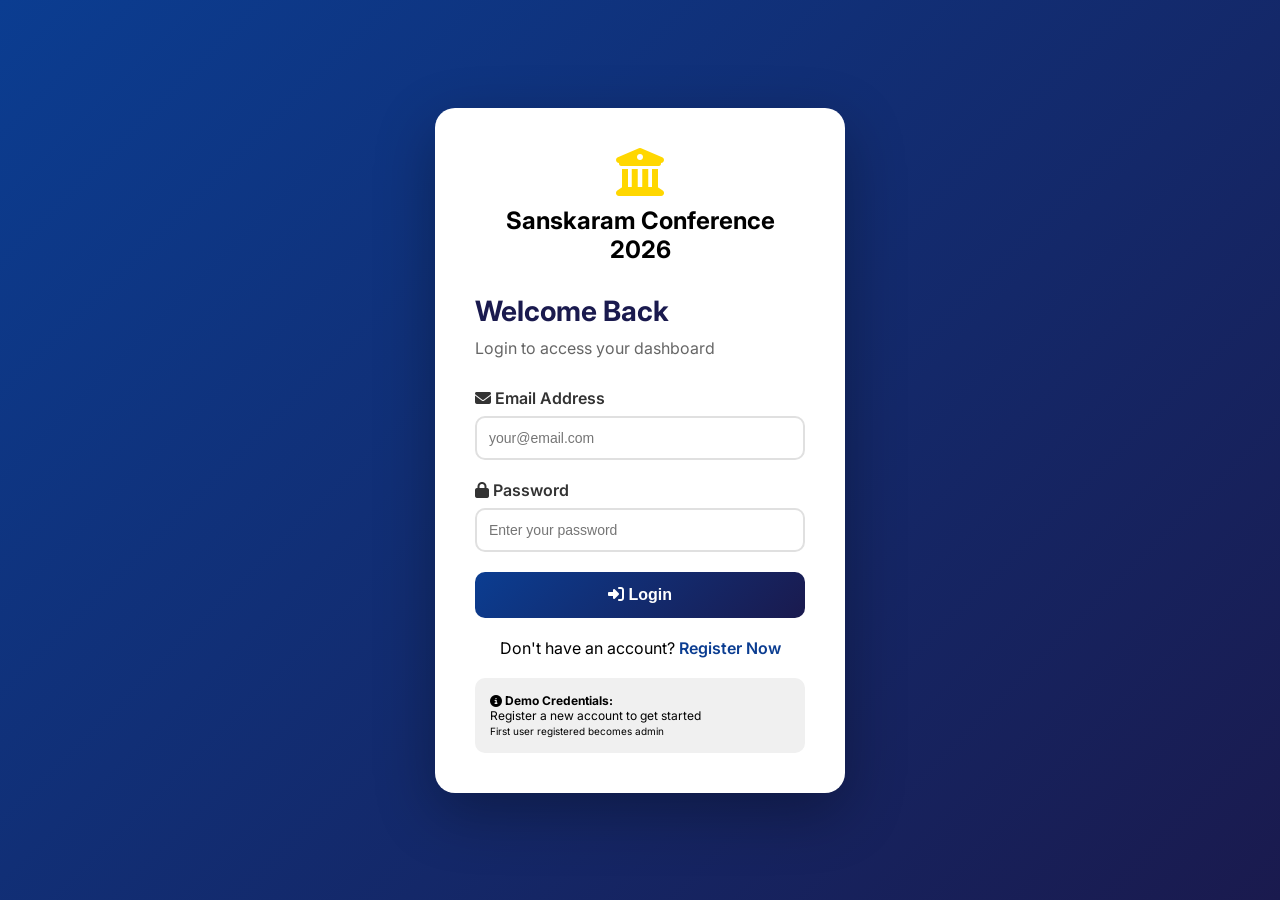
<file: admin/schedule-management.html>
<!DOCTYPE html>
<html lang="en">
<head>
    <meta charset="UTF-8">
    <meta name="viewport" content="width=device-width, initial-scale=1.0">
    <title>Schedule Management - Conference 2026</title>
    <link href="https://fonts.googleapis.com/css2?family=Inter:wght@400;500;600;700&display=swap" rel="stylesheet">
    <link rel="stylesheet" href="https://cdnjs.cloudflare.com/ajax/libs/font-awesome/6.4.0/css/all.min.css">
    <style>
        :root {
            --primary: #0B3D91;
            --accent: #FFD700;
            --success: #10B981;
            --danger: #EF4444;
            --warning: #F59E0B;
            --border: #E5E7EB;
            --radius-lg: 12px;
            --space-md: 16px;
            --space-lg: 24px;
            --space-xl: 32px;
        }
        * { margin: 0; padding: 0; box-sizing: border-box; }
        body {
            font-family: 'Inter', sans-serif;
            background: #F9FAFB;
        }
        .app-container { display: flex; min-height: 100vh; }
        .sidebar {
            width: 280px;
            background: linear-gradient(180deg, #0B3D91 0%, #1a1a4e 100%);
            color: white;
            padding: 32px;
            position: fixed;
            height: 100vh;
        }
        .sidebar-header { text-align: center; margin-bottom: 32px; padding-bottom: 16px; border-bottom: 1px solid rgba(255,255,255,0.2); }
        .sidebar-header h2 { font-size: 1.5rem; margin-top: 8px; }
        .sidebar-nav { display: flex; flex-direction: column; gap: 8px; }
        .nav-item {
            padding: 12px 20px;
            color: rgba(255,255,255,0.8);
            text-decoration: none;
            border-radius: 8px;
            display: flex;
            align-items: center;
            gap: 12px;
        }
        .nav-item:hover, .nav-item.active { background: rgba(255,215,0,0.2); color: #FFD700; }
        .main-content { flex: 1; margin-left: 280px; }
        .top-bar {
            background: white;
            padding: 20px 40px;
            border-bottom: 1px solid var(--border);
            display: flex;
            justify-content: space-between;
            align-items: center;
        }
        .card {
            background: white;
            border-radius: var(--radius-lg);
            padding: 32px;
            margin: 32px;
            box-shadow: 0 1px 3px rgba(0,0,0,0.1);
        }
        .card-title {
            font-size: 1.25rem;
            margin-bottom: 24px;
            display: flex;
            align-items: center;
            gap: 8px;
        }
        .form-group {
            margin-bottom: 20px;
        }
        .form-group label {
            display: block;
            margin-bottom: 8px;
            font-weight: 600;
        }
        .form-group input, .form-group select, .form-group textarea {
            width: 100%;
            padding: 12px;
            border: 2px solid var(--border);
            border-radius: 8px;
            font-size: 14px;
            font-family: 'Inter', sans-serif;
        }
        .form-group input:focus, .form-group select:focus {
            outline: none;
            border-color: var(--primary);
        }
        .btn {
            padding: 10px 20px;
            border: none;
            border-radius: 8px;
            cursor: pointer;
            font-weight: 500;
            transition: all 0.3s;
        }
        .btn-primary { background: var(--primary); color: white; }
        .btn-success { background: var(--success); color: white; }
        .btn-warning { background: var(--warning); color: white; }
        .btn-outline { background: transparent; border: 1px solid var(--border); }
        .btn-sm { padding: 6px 12px; font-size: 12px; }
        .btn:hover { transform: translateY(-2px); opacity: 0.9; }
        .logout-btn {
            background: var(--danger);
            color: white;
            border: none;
            padding: 8px 16px;
            border-radius: 8px;
            cursor: pointer;
        }
        .alert {
            padding: 12px;
            border-radius: 8px;
            margin: 20px 32px 0 32px;
            display: none;
            animation: slideDown 0.3s ease;
        }
        @keyframes slideDown {
            from { transform: translateY(-100%); opacity: 0; }
            to { transform: translateY(0); opacity: 1; }
        }
        .alert-success { background: #D1FAE5; color: #059669; border-left: 4px solid #059669; }
        .alert-error { background: #FEE2E2; color: #DC2626; border-left: 4px solid #DC2626; }
        .alert-info { background: #DBEAFE; color: #1E40AF; border-left: 4px solid #1E40AF; }
        .status-badge {
            display: inline-block;
            padding: 4px 12px;
            border-radius: 20px;
            font-size: 0.75rem;
            font-weight: 600;
        }
        .status-approved { background: #D1FAE5; color: #059669; }
        .status-pending { background: #FEF3C7; color: #D97706; }
        .status-scheduled { background: #DBEAFE; color: #1E40AF; }
        table { width: 100%; border-collapse: collapse; }
        th, td { padding: 16px; text-align: left; border-bottom: 1px solid var(--border); }
        .spinner {
            border: 3px solid #f3f3f3;
            border-top: 3px solid var(--primary);
            border-radius: 50%;
            width: 40px;
            height: 40px;
            animation: spin 1s linear infinite;
            margin: 0 auto 16px;
        }
        .btn-spinner {
            display: inline-block;
            width: 14px;
            height: 14px;
            border: 2px solid #fff;
            border-radius: 50%;
            border-top-color: transparent;
            animation: spin 1s linear infinite;
            margin-right: 8px;
        }
        @keyframes spin { 0% { transform: rotate(0deg); } 100% { transform: rotate(360deg); } }
        .modal {
            display: none;
            position: fixed;
            top: 0;
            left: 0;
            width: 100%;
            height: 100%;
            background: rgba(0,0,0,0.5);
            z-index: 1000;
            justify-content: center;
            align-items: center;
        }
        .modal-content {
            background: white;
            padding: 32px;
            border-radius: 12px;
            max-width: 500px;
            width: 90%;
            max-height: 90vh;
            overflow-y: auto;
        }
        .close-modal {
            float: right;
            cursor: pointer;
            font-size: 24px;
            color: #999;
        }
        .filter-buttons {
            display: flex;
            gap: 12px;
            margin-bottom: 24px;
            flex-wrap: wrap;
        }
        .filter-btn {
            padding: 8px 20px;
            border: 2px solid var(--border);
            background: white;
            border-radius: 20px;
            cursor: pointer;
            transition: all 0.3s;
        }
        .filter-btn.active {
            background: var(--primary);
            color: white;
            border-color: var(--primary);
        }
        .schedule-info {
            background: #F0FDF4;
            padding: 8px 12px;
            border-radius: 6px;
            font-size: 12px;
        }
        .debug-console {
            background: #1e1e1e;
            color: #d4d4d4;
            padding: 10px;
            margin: 10px 32px;
            border-radius: 8px;
            font-family: monospace;
            font-size: 12px;
            display: none;
            max-height: 200px;
            overflow-y: auto;
        }
    </style>
</head>
<body>
    <div class="app-container">
        <aside class="sidebar">
            <div class="sidebar-header">
                <i class="fas fa-crown" style="font-size: 32px; color: var(--accent);"></i>
                <h2>Admin Panel</h2>
                <p>Sanskaram Conference 2026</p>
            </div>
            <nav class="sidebar-nav">
                <a href="dashboard.html" class="nav-item"><i class="fas fa-tachometer-alt"></i> Dashboard</a>
                <a href="review-abstracts.html" class="nav-item"><i class="fas fa-file-alt"></i> Review Abstracts</a>
                <a href="schedule-management.html" class="nav-item active"><i class="fas fa-calendar-alt"></i> Schedule</a>
                <a href="payments.html" class="nav-item"><i class="fas fa-credit-card"></i> Payments</a>
            </nav>
        </aside>
        
        <main class="main-content">
            <div class="top-bar">
                <h1><i class="fas fa-calendar-alt"></i> Schedule Management</h1>
                <button class="logout-btn" onclick="logout()"><i class="fas fa-sign-out-alt"></i> Logout</button>
            </div>
            
            <div id="alert" class="alert"></div>
            <div id="loading" style="display: none; text-align: center; padding: 40px;">
                <div class="spinner"></div>
                <p>Loading approved abstracts...</p>
            </div>
            
            <div class="card">
                <div class="filter-buttons">
                    <button onclick="filterAbstracts('all')" class="filter-btn active" id="filterAll">All Approved</button>
                    <button onclick="filterAbstracts('scheduled')" class="filter-btn" id="filterScheduled">Scheduled</button>
                    <button onclick="filterAbstracts('unscheduled')" class="filter-btn" id="filterUnscheduled">Unscheduled</button>
                </div>
                
                <div id="content">
                    <div style="text-align: center; padding: 40px;">
                        <div class="spinner"></div>
                        <p>Loading...</p>
                    </div>
                </div>
            </div>
        </main>
    </div>
    
    <div id="scheduleModal" class="modal">
        <div class="modal-content">
            <span class="close-modal" onclick="closeModal()">&times;</span>
            <h3 style="margin-bottom: 20px;"><i class="fas fa-calendar-plus"></i> Assign Presentation Schedule</h3>
            <form id="scheduleForm">
                <input type="hidden" id="scheduleAbstractId">
                <div class="form-group">
                    <label><i class="fas fa-calendar-day"></i> Presentation Date *</label>
                    <input type="date" id="presentationDate" required>
                </div>
                <div class="form-group">
                    <label><i class="fas fa-clock"></i> Presentation Time *</label>
                    <input type="time" id="presentationTime" required>
                </div>
                <div class="form-group">
                    <label><i class="fas fa-map-marker-alt"></i> Venue</label>
                    <input type="text" id="venue" placeholder="e.g., Main Hall, Room 101, Online">
                </div>
                <div class="form-group">
                    <label><i class="fas fa-tv"></i> Mode *</label>
                    <select id="mode" required>
                        <option value="online">Online (Zoom/Meet)</option>
                        <option value="offline">Offline (In Person)</option>
                        <option value="hybrid">Hybrid</option>
                    </select>
                </div>
                <div class="form-group" id="meetingLinkGroup">
                    <label><i class="fas fa-video"></i> Meeting Link (for online)</label>
                    <input type="url" id="meetingLink" placeholder="https://meet.google.com/...">
                </div>
                <button type="submit" class="btn btn-primary" style="width: 100%;">
                    <i class="fas fa-save"></i> Save Schedule
                </button>
            </form>
        </div>
    </div>
    
    <script>
    const API_URL = 'http://localhost:5000/api';
    const token = localStorage.getItem('token');

    if (!token) window.location.href = '../login.html';

    const user = JSON.parse(localStorage.getItem('user'));
    if (!user || user.role !== 'admin') window.location.href = '../login.html';

    let currentFilter = 'all';
    let allAbstracts = [];

    function logout() {
        localStorage.clear();
        window.location.href = '../login.html';
    }

    function showAlert(message, type) {
        const alertDiv = document.getElementById('alert');
        alertDiv.style.display = 'block';
        alertDiv.className = `alert alert-${type}`;
        alertDiv.innerHTML = `<i class="fas fa-${type === 'success' ? 'check-circle' : type === 'error' ? 'exclamation-triangle' : 'info-circle'}"></i> ${message}`;
        setTimeout(() => {
            alertDiv.style.display = 'none';
        }, 5000);
    }

    // Show/hide meeting link field based on mode selection
    document.getElementById('mode')?.addEventListener('change', function() {
        const meetingLinkGroup = document.getElementById('meetingLinkGroup');
        if (this.value === 'online') {
            meetingLinkGroup.style.display = 'block';
        } else {
            meetingLinkGroup.style.display = 'block'; // Keep visible but optional
        }
    });

    async function loadApprovedAbstracts() {
        const content = document.getElementById('content');
        const loading = document.getElementById('loading');
        loading.style.display = 'block';
        content.innerHTML = '<div style="text-align: center; padding: 40px;"><div class="spinner"></div><p>Loading approved abstracts...</p></div>';

        try {
            console.log('Fetching approved abstracts from:', `${API_URL}/admin/abstracts`);
            const res = await fetch(`${API_URL}/admin/abstracts`, {
                headers: { Authorization: `Bearer ${token}` }
            });
            
            console.log('Response status:', res.status);
            const result = await res.json();
            console.log('API Response:', JSON.stringify(result, null, 2));
            
            if (result.success) {
                // Filter only approved abstracts
                allAbstracts = result.data.filter(a => a.status === 'approved');
                console.log(`Found ${allAbstracts.length} approved abstracts`);
                
                // Debug: Log each abstract's schedule
                allAbstracts.forEach((a, idx) => {
                    console.log(`Abstract ${idx + 1}:`, {
                        id: a.id,
                        title: a.title,
                        hasSchedule: !!a.schedule,
                        schedule: a.schedule
                    });
                });
                
                filterAbstracts(currentFilter);
            } else {
                console.error('API Error:', result.message);
                content.innerHTML = `<p style="color: #DC2626; text-align: center;">${result.message || 'Error loading abstracts'}</p>`;
            }
        } catch (error) {
            console.error('Fetch error:', error);
            content.innerHTML = `<p style="color: #DC2626; text-align: center;">Error: ${error.message}<br><br>Make sure the backend server is running on port 5000</p>`;
        } finally {
            loading.style.display = 'none';
        }
    }

    function filterAbstracts(status) {
        currentFilter = status;
        
        // Update active button
        document.querySelectorAll('.filter-btn').forEach(btn => btn.classList.remove('active'));
        if (status === 'all') document.getElementById('filterAll').classList.add('active');
        else if (status === 'scheduled') document.getElementById('filterScheduled').classList.add('active');
        else if (status === 'unscheduled') document.getElementById('filterUnscheduled').classList.add('active');
        
        let filtered = allAbstracts;
        if (status === 'scheduled') {
            filtered = allAbstracts.filter(a => a.schedule && a.schedule.presentation_date);
        } else if (status === 'unscheduled') {
            filtered = allAbstracts.filter(a => !a.schedule || !a.schedule.presentation_date);
        }

        const content = document.getElementById('content');
        
        if (!filtered.length) {
            content.innerHTML = `<p style="text-align: center; padding: 40px; color: #6B7280;">No ${status === 'all' ? 'approved' : status} abstracts found</p>`;
            return;
        }

        content.innerHTML = `
            <h2 class="card-title">
                <i class="fas fa-calendar-check"></i> 
                Approved Abstracts (${filtered.length})
                <span style="font-size: 0.875rem; font-weight: normal; margin-left: auto;">
                    <i class="fas fa-check-circle"></i> Payment Completed: ${filtered.filter(a => a.payment_completed).length}
                </span>
            </h2>
            <div style="overflow-x: auto;">
                <table style="width: 100%;">
                    <thead>
                        <tr style="background: #F9FAFB;">
                            <th>Title</th>
                            <th>Authors</th>
                            <th>Payment</th>
                            <th>Schedule Status</th>
                            <th>Schedule Details</th>
                            <th>Action</th>
                        </tr>
                    </thead>
                    <tbody>
                        ${filtered.map(a => `
                            <tr>
                                <td><strong>${escapeHtml(a.title)}</strong></td>
                                <td>${escapeHtml(a.authors || 'N/A')}</td>
                                <td>
                                    ${a.payment_completed ? 
                                        '<span class="status-badge status-approved"><i class="fas fa-check-circle"></i> Paid</span>' : 
                                        '<span class="status-badge status-pending"><i class="fas fa-clock"></i> Pending</span>'}
                                </td>
                                <td>
                                    ${a.schedule && a.schedule.presentation_date ? 
                                        '<span class="status-badge status-scheduled"><i class="fas fa-calendar-check"></i> Scheduled</span>' : 
                                        '<span class="status-badge status-pending"><i class="fas fa-clock"></i> Not Scheduled</span>'}
                                </td>
                                <td>
                                    ${a.schedule && a.schedule.presentation_date ? `
                                        <div class="schedule-info">
                                            <i class="fas fa-calendar-day"></i> ${new Date(a.schedule.presentation_date).toLocaleDateString()}<br>
                                            <i class="fas fa-clock"></i> ${a.schedule.presentation_time || 'TBD'}<br>
                                            <i class="fas fa-map-marker-alt"></i> ${escapeHtml(a.schedule.venue || 'TBD')}
                                        </div>
                                    ` : '<span style="color: #9CA3AF;">No schedule assigned</span>'}
                                </td>
                                <td>
                                    <button onclick="openScheduleModal('${a.id}')" class="btn btn-primary btn-sm">
                                        <i class="fas fa-calendar-plus"></i> ${a.schedule && a.schedule.presentation_date ? 'Edit Schedule' : 'Assign Slot'}
                                    </button>
                                </td>
                            </tr>
                        `).join('')}
                    </tbody>
                </table>
            </div>
        `;
    }

    function openScheduleModal(abstractId) {
        const abstract = allAbstracts.find(a => a.id == abstractId);
        if (!abstract) return;
        
        document.getElementById('scheduleAbstractId').value = abstractId;
        
        // Pre-fill existing schedule if any
        if (abstract.schedule && abstract.schedule.presentation_date) {
            document.getElementById('presentationDate').value = abstract.schedule.presentation_date;
            document.getElementById('presentationTime').value = abstract.schedule.presentation_time || '10:00';
            document.getElementById('venue').value = abstract.schedule.venue || '';
            document.getElementById('mode').value = abstract.schedule.mode || 'offline';
            document.getElementById('meetingLink').value = abstract.schedule.meeting_link || '';
        } else {
            // Reset form
            document.getElementById('scheduleForm').reset();
            const today = new Date();
            const yyyy = today.getFullYear();
            const mm = String(today.getMonth() + 1).padStart(2, '0');
            const dd = String(today.getDate()).padStart(2, '0');
            document.getElementById('presentationDate').value = `${yyyy}-${mm}-${dd}`;
            document.getElementById('presentationTime').value = '10:00';
            document.getElementById('venue').value = '';
            document.getElementById('mode').value = 'offline';
            document.getElementById('meetingLink').value = '';
        }
        
        document.getElementById('scheduleModal').style.display = 'flex';
    }

    function closeModal() {
        document.getElementById('scheduleModal').style.display = 'none';
        document.getElementById('scheduleForm').reset();
    }

    document.getElementById('scheduleForm').addEventListener('submit', async (e) => {
        e.preventDefault();
        
        const abstractId = document.getElementById('scheduleAbstractId').value;
        const presentation_date = document.getElementById('presentationDate').value;
        const presentation_time = document.getElementById('presentationTime').value;
        const venue = document.getElementById('venue').value;
        const mode = document.getElementById('mode').value;
        const meeting_link = document.getElementById('meetingLink').value;
        
        if (!presentation_date || !presentation_time) {
            showAlert('Please select both date and time', 'error');
            return;
        }
        
        const submitBtn = e.target.querySelector('button[type="submit"]');
        const originalText = submitBtn.innerHTML;
        submitBtn.disabled = true;
        submitBtn.innerHTML = '<span class="btn-spinner"></span> Saving...';
        
        try {
            const requestBody = { 
                presentation_date, 
                presentation_time, 
                venue, 
                mode, 
                meeting_link: meeting_link || null
            };
            
            console.log('PUT Request to:', `${API_URL}/admin/abstracts/${abstractId}/schedule`);
            console.log('Request body:', requestBody);
            
            const response = await fetch(`${API_URL}/admin/abstracts/${abstractId}/schedule`, {
                method: "PUT",
                headers: {
                    "Content-Type": "application/json",
                    Authorization: `Bearer ${token}`
                },
                body: JSON.stringify(requestBody)
            });
            
            console.log('Response status:', response.status);
            const data = await response.json();
            console.log('Response data:', data);
            
            if (response.ok && data.success) {
                showAlert('✅ Schedule assigned successfully!', 'success');
                closeModal();
                
                // Manually update local data for immediate feedback
                const updatedAbstract = allAbstracts.find(a => a.id == abstractId);
                if (updatedAbstract) {
                    updatedAbstract.schedule = {
                        presentation_date: presentation_date,
                        presentation_time: presentation_time,
                        venue: venue,
                        mode: mode,
                        meeting_link: meeting_link || null
                    };
                    console.log('Manually updated abstract:', updatedAbstract);
                }
                
                // Refresh display immediately
                filterAbstracts(currentFilter);
                
                // Also reload from server to ensure consistency
                setTimeout(() => {
                    loadApprovedAbstracts();
                }, 500);
            } else {
                showAlert(data.message || 'Failed to assign schedule', 'error');
            }
        } catch (error) {
            console.error('Schedule error:', error);
            showAlert('Server error: ' + error.message, 'error');
        } finally {
            submitBtn.disabled = false;
            submitBtn.innerHTML = originalText;
        }
    });
    
    function escapeHtml(str) {
        if (!str) return '';
        return str.replace(/[&<>]/g, function(m) {
            return m === '&' ? '&amp;' : m === '<' ? '&lt;' : '&gt;';
        });
    }
    
    // Close modal on outside click
    window.onclick = function(event) {
        const modal = document.getElementById('scheduleModal');
        if (event.target === modal) {
            closeModal();
        }
    }
    
    // Check if backend is reachable
    async function checkBackend() {
        try {
            const res = await fetch(`${API_URL}/admin/abstracts`, {
                headers: { Authorization: `Bearer ${token}` }
            });
            console.log('Backend reachable, status:', res.status);
            if (res.status === 404) {
                console.error('ERROR: API endpoint /api/admin/abstracts not found!');
                showAlert('Backend route not configured. Please check your server routes.', 'error');
            }
        } catch (error) {
            console.error('Backend not reachable:', error);
            showAlert('Cannot connect to backend server. Make sure it\'s running on port 5000', 'error');
        }
    }
    
    loadApprovedAbstracts();
    checkBackend();
    </script>
</body>
</html>
</file>
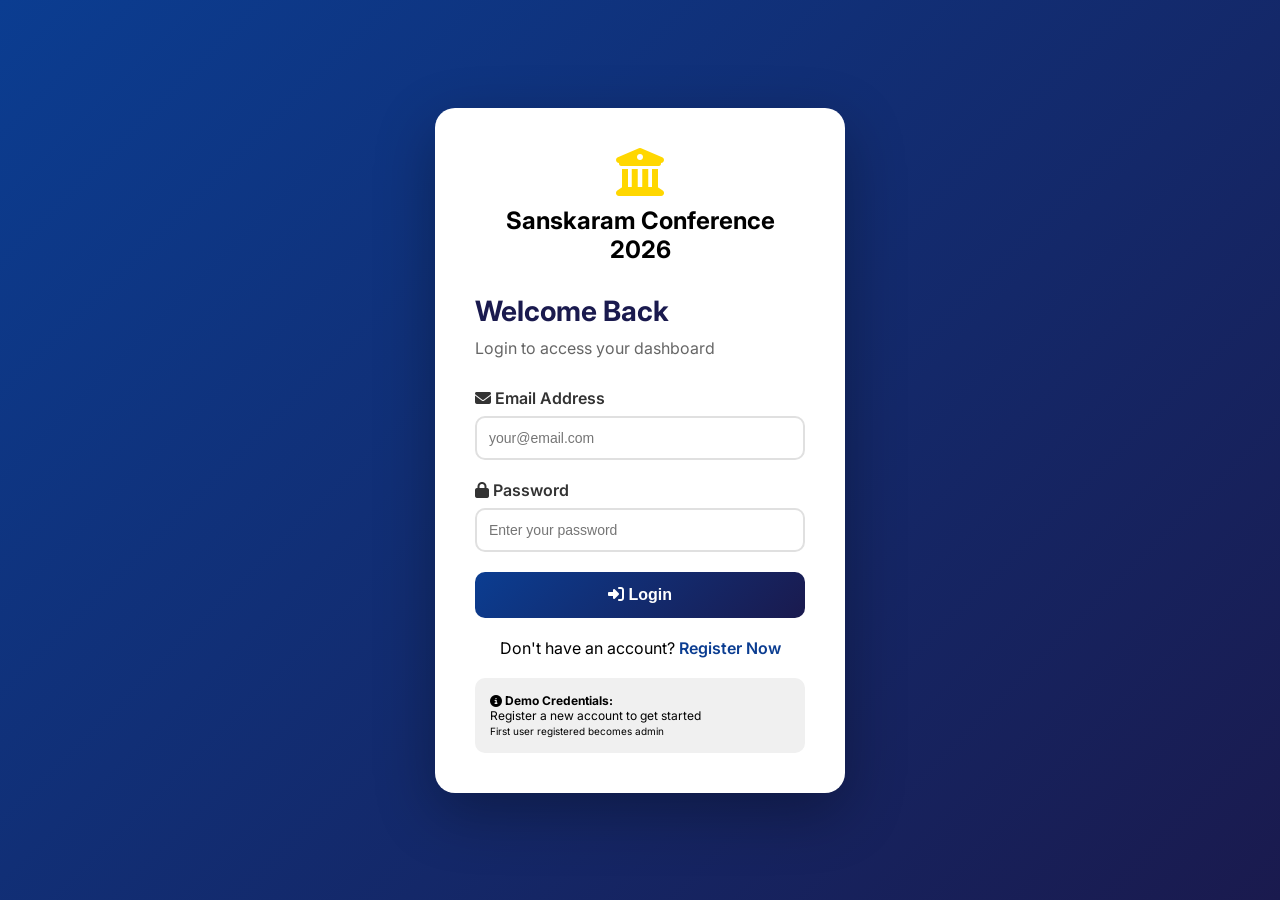
<file: user/abstract-status.html>
<!DOCTYPE html>
<html lang="en">
<head>
    <meta charset="UTF-8">
    <meta name="viewport" content="width=device-width, initial-scale=1.0">
    <title>Abstract Status - Conference 2026</title>
    <link href="https://fonts.googleapis.com/css2?family=Inter:wght@400;500;600;700&display=swap" rel="stylesheet">
    <link rel="stylesheet" href="https://cdnjs.cloudflare.com/ajax/libs/font-awesome/6.4.0/css/all.min.css">
    <style>
        :root {
            --primary: #0B3D91;
            --accent: #FFD700;
            --border: #E5E7EB;
        }
        * { margin: 0; padding: 0; box-sizing: border-box; }
        body {
            font-family: 'Inter', sans-serif;
            background: #F9FAFB;
        }
        .app-container { display: flex; min-height: 100vh; }
        .sidebar {
            width: 280px;
            background: linear-gradient(180deg, #0B3D91 0%, #1a1a4e 100%);
            color: white;
            padding: 32px;
            position: fixed;
            height: 100vh;
        }
        .sidebar-header { text-align: center; margin-bottom: 32px; padding-bottom: 16px; border-bottom: 1px solid rgba(255,255,255,0.2); }
        .sidebar-header h2 { font-size: 1.5rem; margin-top: 8px; }
        .sidebar-nav { display: flex; flex-direction: column; gap: 8px; }
        .nav-item {
            padding: 12px 20px;
            color: rgba(255,255,255,0.8);
            text-decoration: none;
            border-radius: 8px;
            display: flex;
            align-items: center;
            gap: 12px;
        }
        .nav-item:hover, .nav-item.active { background: rgba(255,215,0,0.2); color: #FFD700; }
        .main-content { flex: 1; margin-left: 280px; }
        .top-bar {
            background: white;
            padding: 20px 40px;
            border-bottom: 1px solid var(--border);
            display: flex;
            justify-content: space-between;
            align-items: center;
        }
        .card {
            background: white;
            border-radius: 12px;
            padding: 32px;
            margin: 32px;
            box-shadow: 0 1px 3px rgba(0,0,0,0.1);
        }
        .card-title {
            font-size: 1.25rem;
            margin-bottom: 24px;
            display: flex;
            align-items: center;
            gap: 8px;
        }
        .btn-primary {
            background: var(--primary);
            color: white;
            padding: 10px 20px;
            border: none;
            border-radius: 8px;
            cursor: pointer;
            text-decoration: none;
            display: inline-block;
        }
        .status-badge {
            display: inline-block;
            padding: 4px 12px;
            border-radius: 20px;
            font-size: 0.75rem;
            font-weight: 600;
        }
        .status-pending { background: #FEF3C7; color: #D97706; }
        .status-approved { background: #D1FAE5; color: #059669; }
        .status-rejected { background: #FEE2E2; color: #DC2626; }
        table { width: 100%; border-collapse: collapse; }
        th, td { padding: 16px; text-align: left; border-bottom: 1px solid var(--border); }
        .logout-btn {
            background: #EF4444;
            color: white;
            border: none;
            padding: 8px 16px;
            border-radius: 8px;
            cursor: pointer;
        }
        .spinner {
            border: 3px solid #f3f3f3;
            border-top: 3px solid var(--primary);
            border-radius: 50%;
            width: 40px;
            height: 40px;
            animation: spin 1s linear infinite;
            margin: 0 auto 16px;
        }
        @keyframes spin { 0% { transform: rotate(0deg); } 100% { transform: rotate(360deg); } }
        .text-muted { color: #6B7280; }
        .text-center { text-align: center; }
        .view-btn {
            background: var(--primary);
            color: white;
            border: none;
            padding: 4px 12px;
            border-radius: 4px;
            cursor: pointer;
            font-size: 12px;
        }
    </style>
</head>
<body>
    <div class="app-container">
        <aside class="sidebar">
            <div class="sidebar-header">
                <i class="fas fa-user-graduate" style="font-size: 32px; color: #FFD700;"></i>
                <h2>Participant Panel</h2>
                <p>Sanskaram Conference 2026</p>
            </div>
            <nav class="sidebar-nav">
                <a href="dashboard.html" class="nav-item"><i class="fas fa-tachometer-alt"></i> Dashboard</a>
                <a href="submit-abstract.html" class="nav-item"><i class="fas fa-file-alt"></i> Submit Abstract</a>
                <a href="abstract-status.html" class="nav-item active"><i class="fas fa-chart-line"></i> Abstract Status</a>
            </nav>
        </aside>
        
        <main class="main-content">
            <div class="top-bar">
                <h1><i class="fas fa-chart-line"></i> Abstract Status</h1>
                <button class="logout-btn" onclick="logout()"><i class="fas fa-sign-out-alt"></i> Logout</button>
            </div>
            
            <div id="loading" style="display: none; text-align: center; padding: 40px;">
                <div class="spinner"></div>
                <p>Loading your submissions...</p>
            </div>
            
            <div id="content"></div>
        </main>
    </div>
    
    <script>
    const API_URL = 'http://localhost:5000/api';
    const token = localStorage.getItem('token');

    if (!token) window.location.href = '../login.html';

    const user = JSON.parse(localStorage.getItem('user'));
    if (!user || user.role !== 'user') window.location.href = '../login.html';

    function logout() {
        localStorage.clear();
        window.location.href = '../login.html';
    }

    async function loadStatus() {
        const content = document.getElementById('content');
        const loading = document.getElementById('loading');
        loading.style.display = 'block';

        try {
            console.log('Fetching abstracts...');
            const res = await fetch(`${API_URL}/abstracts/my`, {
                headers: { 'Authorization': `Bearer ${token}` }
            });
            const result = await res.json();
            console.log('Response:', result);
            
            // Check both possible response structures
            const data = result.success ? result.data : (result.data || []);
            console.log('Abstracts data:', data);

            if (!data.length) {
                content.innerHTML = `
                    <div class="card">
                        <div style="text-align: center; padding: 40px;">
                            <i class="fas fa-inbox" style="font-size: 64px; color: #9CA3AF; margin-bottom: 16px;"></i>
                            <h3>No Submissions Yet</h3>
                            <p class="text-muted">You haven't submitted any abstracts yet.</p>
                            <a href="submit-abstract.html" class="btn-primary" style="margin-top: 24px; display: inline-block;">
                                <i class="fas fa-plus"></i> Submit Your First Abstract
                            </a>
                        </div>
                    </div>
                `;
                return;
            }

            content.innerHTML = `
                <div class="card">
                    <h2 class="card-title"><i class="fas fa-file-alt"></i> Your Abstracts (${data.length})</h2>
                    <div style="overflow-x: auto;">
                        <table>
                            <thead>
                                <tr>
                                    <th>Title</th>
                                    <th>Status</th>
                                    <th>Authors</th>
                                    <th>Submission Date</th>
                                    <th>Action</th>
                                </tr>
                            </thead>
                            <tbody>
                                ${data.map(a => `
                                    <tr>
                                        <td><strong>${escapeHtml(a.title)}</strong></td>
                                        <td><span class="status-badge status-${a.status || 'pending'}">${(a.status || 'pending').toUpperCase()}</span></td>
                                        <td>${escapeHtml(a.authors || 'N/A')}</td>
                                        <td>${a.submitted_at ? new Date(a.submitted_at).toLocaleDateString() : 'N/A'}</td>
                                        <td><button class="view-btn" onclick="viewAbstract('${a.id}')">View</button></td>
                                    </tr>
                                `).join('')}
                            </tbody>
                        </table>
                    </div>
                </div>
                
                <div class="card">
                    <h3><i class="fas fa-question-circle" style="color: var(--accent);"></i> Understanding Status</h3>
                    <div style="display: grid; grid-template-columns: repeat(auto-fit, minmax(200px, 1fr)); gap: 16px; margin-top: 16px;">
                        <div>
                            <span class="status-badge status-pending">Pending</span>
                            <p class="text-muted" style="margin-top: 8px;">Your abstract is under review by the committee</p>
                        </div>
                        <div>
                            <span class="status-badge status-approved">Approved</span>
                            <p class="text-muted" style="margin-top: 8px;">Your abstract has been accepted!</p>
                        </div>
                        <div>
                            <span class="status-badge status-rejected">Rejected</span>
                            <p class="text-muted" style="margin-top: 8px;">Your abstract was not accepted</p>
                        </div>
                    </div>
                </div>
            `;
        } catch (error) {
            console.error('Error loading status:', error);
            content.innerHTML = `<div class="card"><p style="color: #DC2626;">Error loading status: ${error.message}. Please check server connection.</p></div>`;
        } finally {
            loading.style.display = 'none';
        }
    }
    
    function viewAbstract(id) {
        alert(`View details for abstract ID: ${id}\n\nThis feature will show full abstract details.`);
        // You can implement a modal or redirect to a details page
    }
    
    function escapeHtml(str) {
        if (!str) return '';
        return str.replace(/[&<>]/g, function(m) {
            return m === '&' ? '&amp;' : m === '<' ? '&lt;' : '&gt;';
        });
    }

    loadStatus();
    </script>
</body>
</html>
</file>
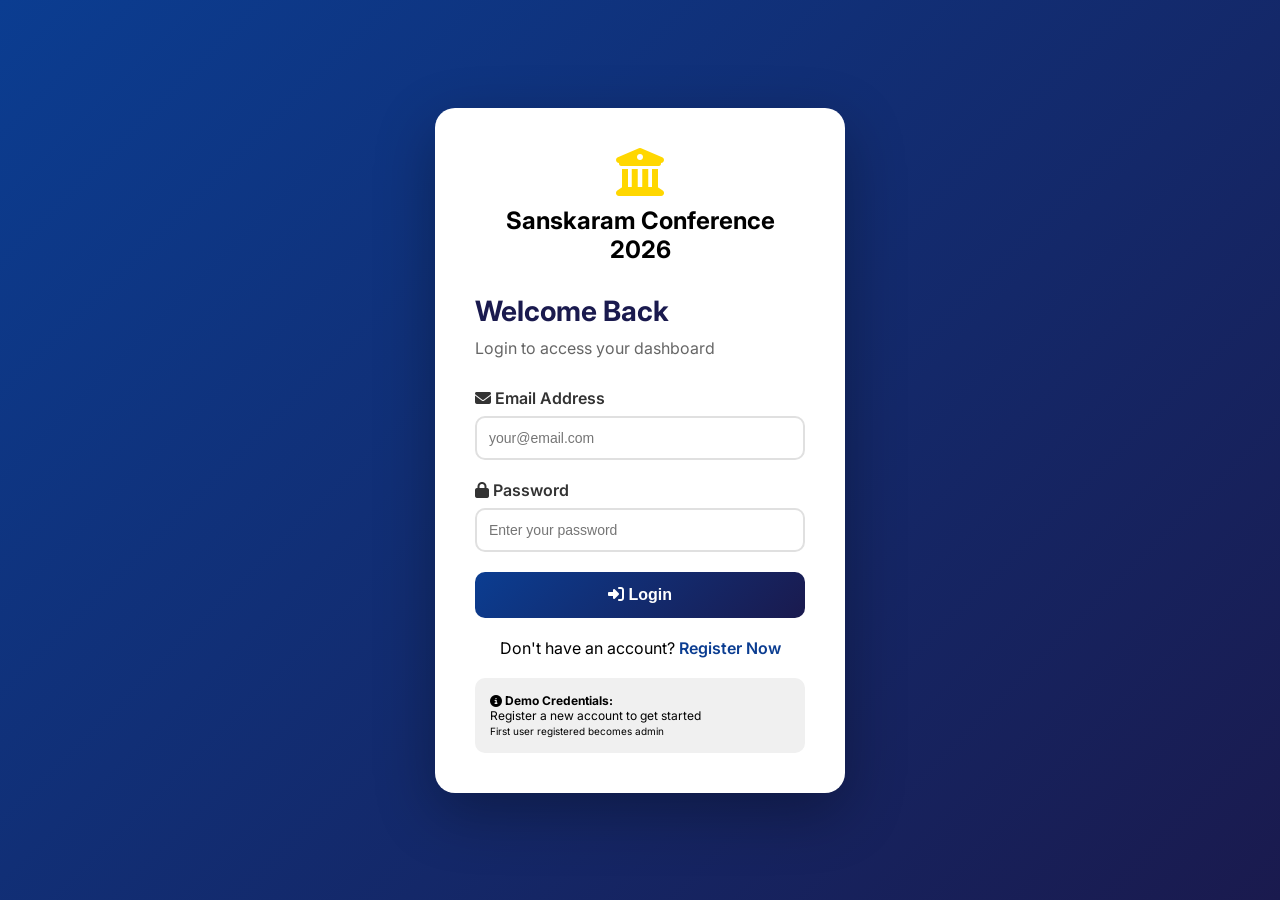
<file: user/dashboard.html>
<!DOCTYPE html>
<html lang="en">
<head>
    <meta charset="UTF-8">
    <meta name="viewport" content="width=device-width, initial-scale=1.0">
    <title>Dashboard - Participant</title>
    <link href="https://fonts.googleapis.com/css2?family=Inter:wght@300;400;500;600;700;800&display=swap" rel="stylesheet">
    <link rel="stylesheet" href="https://cdnjs.cloudflare.com/ajax/libs/font-awesome/6.4.0/css/all.min.css">
    <style>
        :root {
            --primary: #0B3D91;
            --accent: #FFD700;
            --success: #10B981;
            --danger: #EF4444;
            --bg-light: #F3F4F6;
            --border: #E5E7EB;
        }
        * { margin: 0; padding: 0; box-sizing: border-box; }
        body {
            font-family: 'Inter', sans-serif;
            background: #F9FAFB;
            color: #1F2937;
        }
        .app-container { display: flex; min-height: 100vh; }
        .sidebar {
            width: 280px;
            background: linear-gradient(180deg, #0B3D91 0%, #1a1a4e 100%);
            color: white;
            padding: 32px;
            position: fixed;
            height: 100vh;
        }
        .sidebar-header { text-align: center; margin-bottom: 32px; padding-bottom: 16px; border-bottom: 1px solid rgba(255,255,255,0.2); }
        .sidebar-header h2 { font-size: 1.5rem; margin-top: 8px; }
        .sidebar-nav { display: flex; flex-direction: column; gap: 8px; }
        .nav-item {
            padding: 12px 20px;
            color: rgba(255,255,255,0.8);
            text-decoration: none;
            border-radius: 8px;
            display: flex;
            align-items: center;
            gap: 12px;
            transition: all 0.3s;
        }
        .nav-item:hover, .nav-item.active { background: rgba(255,215,0,0.2); color: #FFD700; }
        .main-content { flex: 1; margin-left: 280px; }
        .top-bar {
            background: white;
            padding: 20px 40px;
            border-bottom: 1px solid var(--border);
            display: flex;
            justify-content: space-between;
            align-items: center;
        }
        .stats-grid {
            display: grid;
            grid-template-columns: repeat(auto-fit, minmax(250px, 1fr));
            gap: 24px;
            padding: 40px;
        }
        .stat-card {
            background: white;
            padding: 32px;
            border-radius: 12px;
            text-align: center;
            box-shadow: 0 1px 3px rgba(0,0,0,0.1);
            transition: transform 0.2s;
        }
        .stat-card:hover { transform: translateY(-5px); }
        .stat-card i { font-size: 2rem; color: var(--accent); margin-bottom: 16px; }
        .stat-value { font-size: 2rem; font-weight: 700; color: var(--primary); }
        .card {
            background: white;
            border-radius: 12px;
            padding: 32px;
            margin: 0 40px 32px 40px;
            box-shadow: 0 1px 3px rgba(0,0,0,0.1);
        }
        .card-title {
            font-size: 1.25rem;
            margin-bottom: 24px;
            display: flex;
            align-items: center;
            gap: 8px;
        }
        .btn {
            padding: 10px 20px;
            border: none;
            border-radius: 8px;
            cursor: pointer;
            font-weight: 500;
            text-decoration: none;
            display: inline-block;
            transition: all 0.3s;
        }
        .btn-primary { background: var(--primary); color: white; }
        .btn-primary:hover { background: #0a357a; transform: translateY(-2px); }
        .btn-outline { background: transparent; border: 1px solid var(--border); color: var(--primary); }
        .btn-outline:hover { background: var(--primary); color: white; border-color: var(--primary); }
        .status-badge {
            display: inline-block;
            padding: 4px 12px;
            border-radius: 20px;
            font-size: 0.75rem;
            font-weight: 600;
        }
        .status-pending { background: #FEF3C7; color: #D97706; }
        .status-approved { background: #D1FAE5; color: #059669; }
        .status-rejected { background: #FEE2E2; color: #DC2626; }
        table { width: 100%; border-collapse: collapse; }
        th, td { padding: 16px; text-align: left; border-bottom: 1px solid var(--border); }
        .logout-btn {
            background: var(--danger);
            color: white;
            border: none;
            padding: 8px 16px;
            border-radius: 8px;
            cursor: pointer;
            transition: all 0.3s;
        }
        .logout-btn:hover { background: #dc2626; transform: translateY(-2px); }
        .spinner {
            border: 3px solid #f3f3f3;
            border-top: 3px solid var(--primary);
            border-radius: 50%;
            width: 40px;
            height: 40px;
            animation: spin 1s linear infinite;
            margin: 0 auto 16px;
        }
        @keyframes spin { 0% { transform: rotate(0deg); } 100% { transform: rotate(360deg); } }
    </style>
</head>
<body>
    <div class="app-container">
        <aside class="sidebar">
            <div class="sidebar-header">
                <i class="fas fa-user-graduate" style="font-size: 32px; color: var(--accent);"></i>
                <h2>Participant Panel</h2>
                <p>Sanskaram Conference 2026</p>
            </div>
            <nav class="sidebar-nav">
                <a href="dashboard.html" class="nav-item active"><i class="fas fa-tachometer-alt"></i> Dashboard</a>
                <a href="submit-abstract.html" class="nav-item"><i class="fas fa-file-alt"></i> Submit Abstract</a>
                <a href="abstract-status.html" class="nav-item"><i class="fas fa-chart-line"></i> Abstract Status</a>
                <a href="payment.html" class="nav-item"><i class="fas fa-credit-card"></i> Payment</a>
            </nav>
        </aside>
        
        <main class="main-content">
            <div class="top-bar">
                <h1><i class="fas fa-chart-line"></i> Welcome, <span id="userName">Loading...</span></h1>
                <button class="logout-btn" onclick="logout()"><i class="fas fa-sign-out-alt"></i> Logout</button>
            </div>
            
            <div id="loading" style="display: none; text-align: center; padding: 40px;">
                <div class="spinner"></div>
                <p>Loading dashboard...</p>
            </div>
            
            <div id="stats" class="stats-grid"></div>
            <div id="content"></div>
        </main>
    </div>
    
    <script>
    const API_URL = 'http://localhost:5000/api';
    const token = localStorage.getItem('token');

    if (!token) window.location.href = '../login.html';

    const user = JSON.parse(localStorage.getItem('user'));
    if (!user) window.location.href = '../login.html';

    document.getElementById('userName').textContent = user.name || user.email;

    function logout() {
        localStorage.clear();
        window.location.href = '../login.html';
    }

    function escapeHtml(str) {
        if (!str) return '';
        return str.replace(/[&<>]/g, function(m) {
            return m === '&' ? '&amp;' : m === '<' ? '&lt;' : '&gt;';
        });
    }

    async function loadDashboard() {
        const loading = document.getElementById('loading');
        loading.style.display = 'block';
        
        try {
            console.log('Loading dashboard...');
            const res = await fetch(`${API_URL}/abstracts/my`, {
                headers: { Authorization: `Bearer ${token}` }
            });
            const result = await res.json();
            console.log('Dashboard data:', result);
            
            // Handle both response structures
            const data = result.success ? result.data : (result.data || []);
            
            // Count by status (using 'status' field from backend)
            const pendingCount = data.filter(a => (a.status || 'pending') === 'pending').length;
            const approvedCount = data.filter(a => a.status === 'approved').length;
            const rejectedCount = data.filter(a => a.status === 'rejected').length;

            document.getElementById('stats').innerHTML = `
                <div class="stat-card"><i class="fas fa-file-alt"></i><div class="stat-value">${data.length}</div><div>Total Submissions</div></div>
                <div class="stat-card"><i class="fas fa-clock"></i><div class="stat-value">${pendingCount}</div><div>Under Review</div></div>
                <div class="stat-card"><i class="fas fa-check-circle"></i><div class="stat-value">${approvedCount}</div><div>Approved</div></div>
                <div class="stat-card"><i class="fas fa-times-circle"></i><div class="stat-value">${rejectedCount}</div><div>Rejected</div></div>
            `;

            if (data.length === 0) {
                document.getElementById('content').innerHTML = `
                    <div class="card">
                        <h2 class="card-title"><i class="fas fa-rocket"></i> Get Started</h2>
                        <p>You haven't submitted any abstracts yet.</p>
                        <a href="submit-abstract.html" class="btn btn-primary" style="margin-top: 16px;">Submit Your First Abstract →</a>
                    </div>
                `;
            } else {
                document.getElementById('content').innerHTML = `
                    <div class="card">
                        <h2 class="card-title"><i class="fas fa-history"></i> Your Recent Submissions</h2>
                        <div style="overflow-x: auto;">
                            <table>
                                <thead>
                                    <tr><th>Title</th><th>Status</th><th>Submitted</th><th>Action</th></tr>
                                </thead>
                                <tbody>
                                    ${data.slice(0,5).map(a => `
                                        <tr>
                                            <td><strong>${escapeHtml(a.title)}</strong></td>
                                            <td><span class="status-badge status-${a.status || 'pending'}">${(a.status || 'pending').toUpperCase()}</span></td>
                                            <td>${a.submitted_at ? new Date(a.submitted_at).toLocaleDateString() : 'N/A'}</td>
                                            <td><a href="abstract-status.html" class="btn btn-outline" style="padding: 4px 12px; font-size: 12px;">View</a></td>
                                        </tr>
                                    `).join('')}
                                </tbody>
                            </table>
                        </div>
                    </div>
                `;
            }
        } catch (error) {
            console.error('Dashboard error:', error);
            document.getElementById('content').innerHTML = `<div class="card"><p style="color: #DC2626;">Error loading dashboard: ${error.message}. Make sure backend is running.</p></div>`;
        } finally {
            loading.style.display = 'none';
        }
    }

    loadDashboard();
    </script>
</body>
</html>
</file>
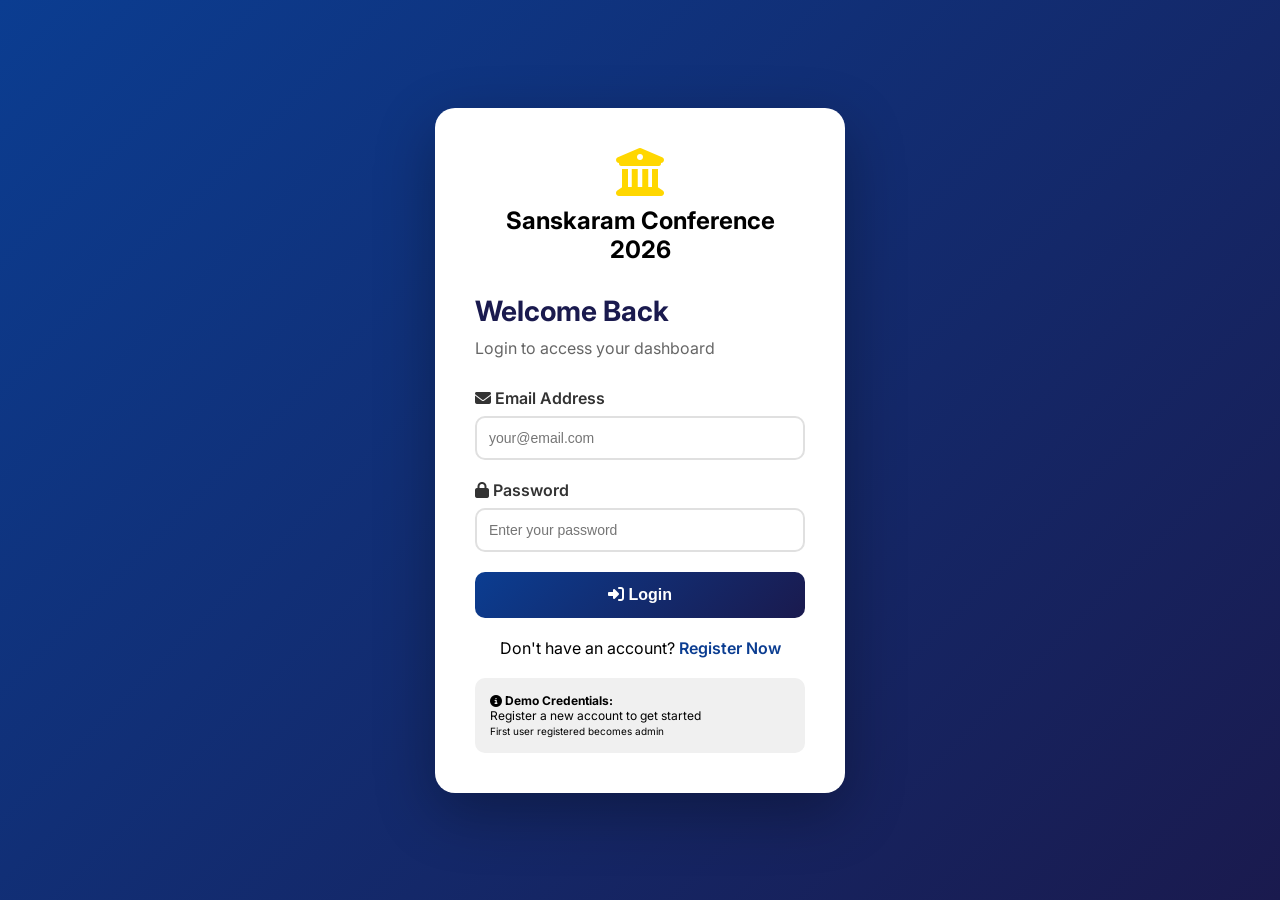
<file: user/my-schedule.html>
<!DOCTYPE html>
<html lang="en">
<head>
    <meta charset="UTF-8">
    <meta name="viewport" content="width=device-width, initial-scale=1.0">
    <title>My Schedule - Conference 2026</title>
    <link href="https://fonts.googleapis.com/css2?family=Inter:wght@400;500;600;700&display=swap" rel="stylesheet">
    <link rel="stylesheet" href="https://cdnjs.cloudflare.com/ajax/libs/font-awesome/6.4.0/css/all.min.css">
    <style>
        :root {
            --primary: #0B3D91;
            --accent: #FFD700;
            --success: #10B981;
            --danger: #EF4444;
            --border: #E5E7EB;
        }
        * { margin: 0; padding: 0; box-sizing: border-box; }
        body {
            font-family: 'Inter', sans-serif;
            background: #F9FAFB;
        }
        .app-container { display: flex; min-height: 100vh; }
        .sidebar {
            width: 280px;
            background: linear-gradient(180deg, #0B3D91 0%, #1a1a4e 100%);
            color: white;
            padding: 32px;
            position: fixed;
            height: 100vh;
        }
        .sidebar-header { text-align: center; margin-bottom: 32px; padding-bottom: 16px; border-bottom: 1px solid rgba(255,255,255,0.2); }
        .sidebar-header h2 { font-size: 1.5rem; margin-top: 8px; }
        .sidebar-nav { display: flex; flex-direction: column; gap: 8px; }
        .nav-item {
            padding: 12px 20px;
            color: rgba(255,255,255,0.8);
            text-decoration: none;
            border-radius: 8px;
            display: flex;
            align-items: center;
            gap: 12px;
        }
        .nav-item:hover, .nav-item.active { background: rgba(255,215,0,0.2); color: #FFD700; }
        .main-content { flex: 1; margin-left: 280px; }
        .top-bar {
            background: white;
            padding: 20px 40px;
            border-bottom: 1px solid var(--border);
            display: flex;
            justify-content: space-between;
            align-items: center;
        }
        .card {
            background: white;
            border-radius: 12px;
            padding: 32px;
            margin: 32px;
            box-shadow: 0 1px 3px rgba(0,0,0,0.1);
        }
        .card-title {
            font-size: 1.25rem;
            margin-bottom: 24px;
            display: flex;
            align-items: center;
            gap: 8px;
        }
        .schedule-card {
            background: linear-gradient(135deg, #0B3D91 0%, #1a1a4e 100%);
            color: white;
            padding: 24px;
            border-radius: 12px;
            margin-bottom: 20px;
        }
        .schedule-detail {
            background: #F9FAFB;
            padding: 16px;
            border-radius: 8px;
            margin-top: 12px;
        }
        .btn {
            padding: 10px 20px;
            border: none;
            border-radius: 8px;
            cursor: pointer;
            font-weight: 500;
            text-decoration: none;
            display: inline-block;
            transition: all 0.3s;
        }
        .btn-primary { background: var(--primary); color: white; }
        .btn-success { background: var(--success); color: white; }
        .btn-warning { background: #F59E0B; color: white; }
        .logout-btn {
            background: var(--danger);
            color: white;
            border: none;
            padding: 8px 16px;
            border-radius: 8px;
            cursor: pointer;
        }
        .status-badge {
            display: inline-block;
            padding: 4px 12px;
            border-radius: 20px;
            font-size: 0.75rem;
            font-weight: 600;
        }
        .status-scheduled { background: #DBEAFE; color: #1E40AF; }
        .status-pending { background: #FEF3C7; color: #D97706; }
        .status-confirmed { background: #D1FAE5; color: #059669; }
        .status-approved { background: #D1FAE5; color: #059669; }
        .spinner {
            border: 3px solid #f3f3f3;
            border-top: 3px solid var(--primary);
            border-radius: 50%;
            width: 40px;
            height: 40px;
            animation: spin 1s linear infinite;
            margin: 0 auto 16px;
        }
        @keyframes spin { 0% { transform: rotate(0deg); } 100% { transform: rotate(360deg); } }
        .meeting-link {
            background: #E0E7FF;
            padding: 12px;
            border-radius: 8px;
            margin-top: 12px;
        }
        .meeting-link a {
            color: var(--primary);
            text-decoration: none;
            font-weight: 600;
        }
        .refresh-btn {
            background: var(--primary);
            color: white;
            border: none;
            padding: 8px 16px;
            border-radius: 8px;
            cursor: pointer;
            margin-left: 16px;
        }
        .info-box {
            background: #F0FDF4;
            padding: 16px;
            border-radius: 8px;
            margin-top: 16px;
            border-left: 4px solid var(--success);
        }
    </style>
</head>
<body>
    <div class="app-container">
        <aside class="sidebar">
            <div class="sidebar-header">
                <i class="fas fa-user-graduate" style="font-size: 32px; color: var(--accent);"></i>
                <h2>Participant Panel</h2>
                <p>Sanskaram Conference 2026</p>
            </div>
            <nav class="sidebar-nav">
                <a href="dashboard.html" class="nav-item"><i class="fas fa-tachometer-alt"></i> Dashboard</a>
                <a href="submit-abstract.html" class="nav-item"><i class="fas fa-file-alt"></i> Submit Abstract</a>
                <a href="abstract-status.html" class="nav-item"><i class="fas fa-chart-line"></i> Abstract Status</a>
                <a href="payment.html" class="nav-item"><i class="fas fa-credit-card"></i> Payment</a>
                <a href="my-schedule.html" class="nav-item active"><i class="fas fa-calendar-alt"></i> My Schedule</a>
            </nav>
        </aside>
        
        <main class="main-content">
            <div class="top-bar">
                <h1><i class="fas fa-calendar-alt"></i> My Presentation Schedule</h1>
                <div>
                    <span id="userName" style="margin-right: 16px;"></span>
                    <button class="logout-btn" onclick="logout()"><i class="fas fa-sign-out-alt"></i> Logout</button>
                </div>
            </div>
            
            <div id="loading" style="display: none; text-align: center; padding: 40px;">
                <div class="spinner"></div>
                <p>Loading your schedule...</p>
            </div>
            
            <div id="content"></div>
        </main>
    </div>
    
    <script>
    const API_URL = 'http://localhost:5000/api';
    const token = localStorage.getItem('token');

    if (!token) window.location.href = '../login.html';

    const user = JSON.parse(localStorage.getItem('user'));
    if (!user || user.role !== 'user') window.location.href = '../login.html';

    document.getElementById('userName').textContent = user.name || user.email;

    function logout() {
        localStorage.clear();
        window.location.href = '../login.html';
    }

    async function loadSchedule() {
        const content = document.getElementById('content');
        const loading = document.getElementById('loading');
        loading.style.display = 'block';
        content.innerHTML = '';
        
        try {
            // Get user's abstracts using user status endpoint
            const statusRes = await fetch(`${API_URL}/user/status`, {
                headers: { Authorization: `Bearer ${token}` }
            });
            const statusData = await statusRes.json();
            
            console.log('User status data:', statusData);
            
            if (!statusData.success || !statusData.data.hasAbstract) {
                content.innerHTML = `
                    <div class="card">
                        <div style="text-align: center; padding: 40px;">
                            <i class="fas fa-file-alt" style="font-size: 64px; color: #9CA3AF; margin-bottom: 16px;"></i>
                            <h3>No Abstract Found</h3>
                            <p>Please submit an abstract first to get a presentation schedule.</p>
                            <a href="submit-abstract.html" class="btn btn-primary" style="margin-top: 24px;">
                                <i class="fas fa-plus"></i> Submit Abstract
                            </a>
                        </div>
                    </div>
                `;
                return;
            }
            
            const abstractStatus = statusData.data.abstractStatus;
            const paymentCompleted = statusData.data.paymentCompleted;
            const hasSchedule = statusData.data.hasSchedule;
            const schedule = statusData.data.schedule;
            
            console.log('Abstract status:', abstractStatus);
            console.log('Payment completed:', paymentCompleted);
            console.log('Has schedule:', hasSchedule);
            console.log('Schedule data:', schedule);
            
            // Case 1: Abstract not approved yet
            if (abstractStatus !== 'approved') {
                content.innerHTML = `
                    <div class="card">
                        <div style="text-align: center; padding: 40px;">
                            <i class="fas fa-clock" style="font-size: 64px; color: #F59E0B; margin-bottom: 16px;"></i>
                            <h3>Abstract Pending Approval</h3>
                            <p>Your abstract is currently <strong>${abstractStatus}</strong>. Once approved, you'll be able to make payment and receive a schedule.</p>
                            <div class="info-box" style="margin-top: 20px;">
                                <p><i class="fas fa-info-circle"></i> Current Status: <span class="status-badge status-pending">${abstractStatus.toUpperCase()}</span></p>
                            </div>
                            <a href="abstract-status.html" class="btn btn-primary" style="margin-top: 24px;">
                                <i class="fas fa-chart-line"></i> Check Abstract Status
                            </a>
                        </div>
                    </div>
                `;
                return;
            }
            
            // Case 2: Abstract approved but payment not completed
            if (!paymentCompleted) {
                content.innerHTML = `
                    <div class="card">
                        <div style="text-align: center; padding: 40px;">
                            <i class="fas fa-credit-card" style="font-size: 64px; color: #F59E0B; margin-bottom: 16px;"></i>
                            <h3>Payment Required</h3>
                            <p>Your abstract has been approved! Please complete your payment to access the presentation schedule.</p>
                            <div class="info-box" style="margin-top: 20px;">
                                <p><i class="fas fa-check-circle" style="color: #10B981;"></i> Abstract Status: <span class="status-badge status-approved">APPROVED</span></p>
                                <p style="margin-top: 8px;"><i class="fas fa-clock"></i> Payment Status: <span class="status-badge status-pending">PENDING</span></p>
                            </div>
                            <a href="payment.html" class="btn btn-success" style="margin-top: 24px;">
                                <i class="fas fa-credit-card"></i> Complete Payment Now
                            </a>
                        </div>
                    </div>
                `;
                return;
            }
            
            // Case 3: Payment completed but no schedule yet
            if (!hasSchedule || !schedule || !schedule.presentation_date) {
                content.innerHTML = `
                    <div class="card">
                        <div style="text-align: center; padding: 40px;">
                            <i class="fas fa-calendar-plus" style="font-size: 64px; color: var(--accent); margin-bottom: 16px;"></i>
                            <h3>Schedule Coming Soon!</h3>
                            <p>Your payment is confirmed. The conference committee is assigning your presentation slot.</p>
                            <div class="info-box" style="margin-top: 20px;">
                                <p><i class="fas fa-check-circle" style="color: #10B981;"></i> Payment Status: <span class="status-badge status-confirmed">COMPLETED</span></p>
                                <p><i class="fas fa-clock"></i> Schedule Status: <span class="status-badge status-pending">PENDING ASSIGNMENT</span></p>
                            </div>
                            <button onclick="location.reload()" class="btn btn-primary" style="margin-top: 24px;">
                                <i class="fas fa-sync-alt"></i> Refresh Status
                            </button>
                        </div>
                    </div>
                `;
                return;
            }
            
            // Case 4: Full schedule available
            const presentationDate = new Date(schedule.presentation_date).toLocaleDateString('en-US', {
                weekday: 'long',
                year: 'numeric',
                month: 'long',
                day: 'numeric'
            });
            
            content.innerHTML = `
                <div class="card">
                    <h2 class="card-title">
                        <i class="fas fa-check-circle" style="color: #10B981;"></i> 
                        Your Presentation is Confirmed! 🎉
                    </h2>
                    
                    <div class="schedule-card">
                        <h3 style="margin-bottom: 16px;"><i class="fas fa-chalkboard-teacher"></i> ${escapeHtml(statusData.data.abstractId || 'Your Abstract')}</h3>
                        
                        <div style="display: grid; grid-template-columns: repeat(auto-fit, minmax(200px, 1fr)); gap: 16px;">
                            <div>
                                <i class="fas fa-calendar-day"></i>
                                <strong>Date:</strong><br>
                                ${presentationDate}
                            </div>
                            <div>
                                <i class="fas fa-clock"></i>
                                <strong>Time:</strong><br>
                                ${schedule.presentation_time || '10:00 AM'}
                            </div>
                            <div>
                                <i class="fas fa-map-marker-alt"></i>
                                <strong>Venue:</strong><br>
                                ${schedule.venue || 'Main Conference Hall'}
                            </div>
                            <div>
                                <i class="fas fa-tv"></i>
                                <strong>Mode:</strong><br>
                                <span class="status-badge status-scheduled">${schedule.mode || 'Online'}</span>
                            </div>
                        </div>
                    </div>
                    
                    <div class="schedule-detail">
                        <h4><i class="fas fa-info-circle"></i> Important Information</h4>
                        <ul style="margin-top: 12px; margin-left: 20px;">
                            <li>Please arrive 15 minutes before your scheduled time</li>
                            <li>Prepare a 10-15 minute presentation followed by Q&A</li>
                            <li>Bring your presentation on a USB drive as backup</li>
                            <li>For online sessions, use the meeting link below</li>
                        </ul>
                    </div>
                    
                    ${schedule.meeting_link ? `
                        <div class="meeting-link">
                            <i class="fas fa-video"></i> 
                            <strong>Meeting Link:</strong> 
                            <a href="${schedule.meeting_link}" target="_blank">${schedule.meeting_link}</a>
                        </div>
                    ` : ''}
                    
                    <div style="margin-top: 24px; display: flex; gap: 12px; justify-content: center; flex-wrap: wrap;">
                        <button onclick="window.print()" class="btn btn-primary">
                            <i class="fas fa-print"></i> Print Schedule
                        </button>
                        <button onclick="addToCalendar()" class="btn btn-success">
                            <i class="fas fa-calendar-plus"></i> Add to Calendar
                        </button>
                        <button onclick="location.reload()" class="btn btn-warning">
                            <i class="fas fa-sync-alt"></i> Refresh
                        </button>
                    </div>
                </div>
                
                <div class="card">
                    <h3><i class="fas fa-question-circle"></i> Need Help?</h3>
                    <p>For any technical issues or schedule changes, please contact:</p>
                    <p style="margin-top: 12px;">
                        <i class="fas fa-envelope"></i> <strong>Email:</strong> conference@sanskaram.edu.in<br>
                        <i class="fas fa-phone"></i> <strong>Phone:</strong> +91 1234567890
                    </p>
                </div>
            `;
        } catch (error) {
            console.error('Load schedule error:', error);
            content.innerHTML = `<div class="card"><p style="color: #DC2626;">Error loading schedule. Please make sure backend is running.</p></div>`;
        } finally {
            loading.style.display = 'none';
        }
    }
    
    function addToCalendar() {
        const event = {
            title: 'Conference Presentation - Sanskaram Conference 2026',
            description: 'Your presentation at the Sanskaram Conference 2026',
            start: new Date().toISOString(),
            end: new Date(Date.now() + 3600000).toISOString()
        };
        
        const icsContent = `BEGIN:VCALENDAR
VERSION:2.0
PRODID:-//Sanskaram Conference//EN
BEGIN:VEVENT
SUMMARY:${event.title}
DESCRIPTION:${event.description}
DTSTART:${event.start.replace(/[-:]/g, '').split('.')[0]}Z
DTEND:${event.end.replace(/[-:]/g, '').split('.')[0]}Z
END:VEVENT
END:VCALENDAR`;
        
        const blob = new Blob([icsContent], { type: 'text/calendar' });
        const link = document.createElement('a');
        link.href = URL.createObjectURL(blob);
        link.download = 'conference_schedule.ics';
        link.click();
        
        alert('Calendar file downloaded. Open it to add to your calendar.');
    }
    
    function escapeHtml(str) {
        if (!str) return '';
        return String(str).replace(/[&<>]/g, function(m) {
            return m === '&' ? '&amp;' : m === '<' ? '&lt;' : '&gt;';
        });
    }
    
    // Auto-refresh every 30 seconds
    setInterval(() => {
        loadSchedule();
    }, 30000);
    
    loadSchedule();
    </script>
</body>
</html>
</file>
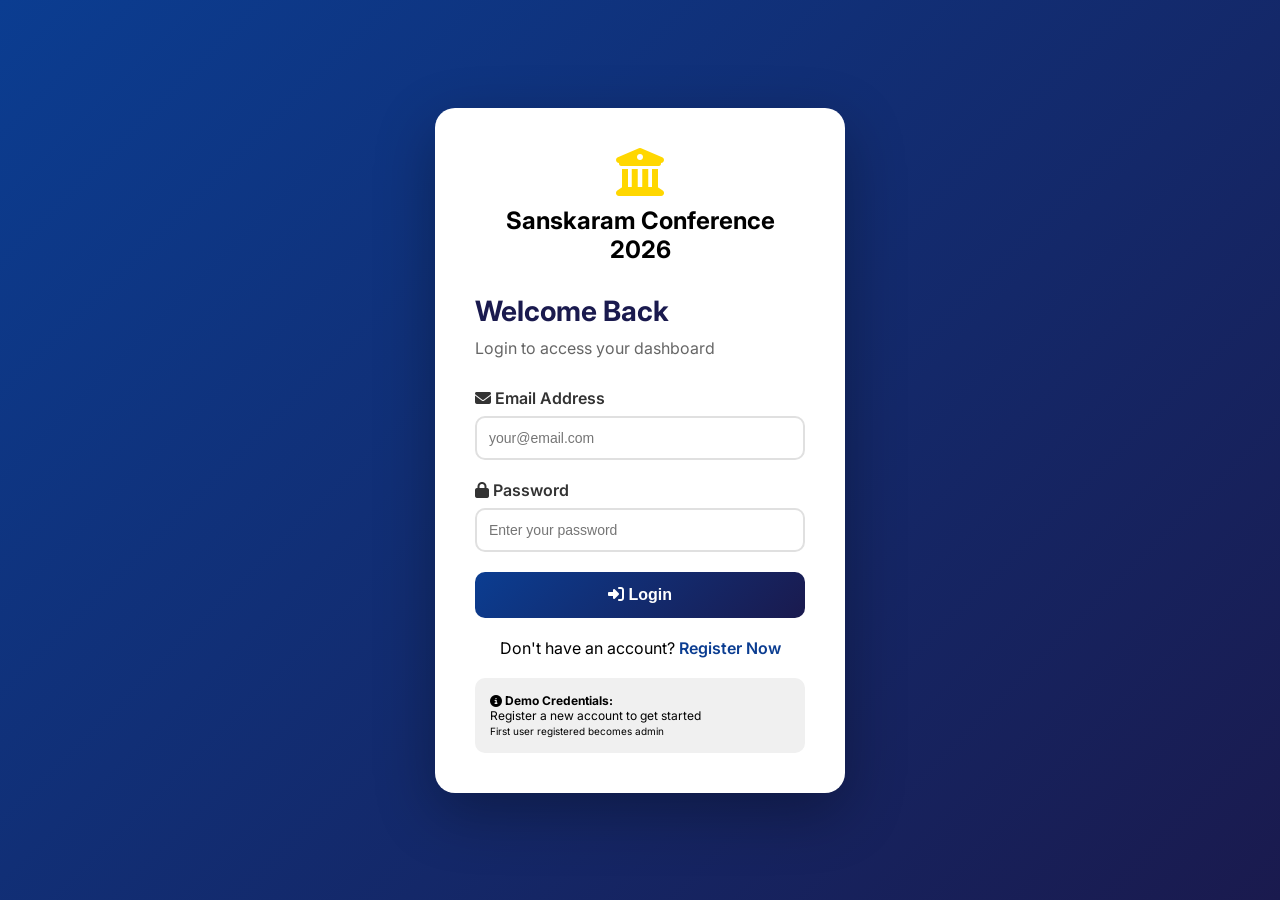
<file: user/payment.html>
<!DOCTYPE html>
<html lang="en">
<head>
    <meta charset="UTF-8">
    <meta name="viewport" content="width=device-width, initial-scale=1.0">
    <title>Payment - Sanskaram Conference</title>
    <link href="https://fonts.googleapis.com/css2?family=Inter:wght@300;400;500;600;700;800&display=swap" rel="stylesheet">
    <link rel="stylesheet" href="https://cdnjs.cloudflare.com/ajax/libs/font-awesome/6.4.0/css/all.min.css">
    <style>
        :root {
            --primary: #0B3D91;
            --accent: #FFD700;
            --success: #10B981;
            --danger: #EF4444;
            --warning: #F59E0B;
            --border: #E5E7EB;
            --radius-lg: 12px;
        }
        * { margin: 0; padding: 0; box-sizing: border-box; }
        body {
            font-family: 'Inter', sans-serif;
            background: #F9FAFB;
        }
        .app-container { display: flex; min-height: 100vh; }
        .sidebar {
            width: 280px;
            background: linear-gradient(180deg, #0B3D91 0%, #1a1a4e 100%);
            color: white;
            padding: 32px;
            position: fixed;
            height: 100vh;
        }
        .sidebar-header { text-align: center; margin-bottom: 32px; padding-bottom: 16px; border-bottom: 1px solid rgba(255,255,255,0.2); }
        .sidebar-header h2 { font-size: 1.5rem; margin-top: 8px; }
        .sidebar-nav { display: flex; flex-direction: column; gap: 8px; }
        .nav-item {
            padding: 12px 20px;
            color: rgba(255,255,255,0.8);
            text-decoration: none;
            border-radius: 8px;
            display: flex;
            align-items: center;
            gap: 12px;
        }
        .nav-item:hover, .nav-item.active { background: rgba(255,215,0,0.2); color: #FFD700; }
        .main-content { flex: 1; margin-left: 280px; }
        .top-bar {
            background: white;
            padding: 20px 40px;
            border-bottom: 1px solid var(--border);
            display: flex;
            justify-content: space-between;
            align-items: center;
        }
        .card {
            background: white;
            border-radius: var(--radius-lg);
            padding: 32px;
            margin: 32px;
            box-shadow: 0 1px 3px rgba(0,0,0,0.1);
        }
        .card-title { font-size: 1.25rem; margin-bottom: 24px; display: flex; align-items: center; gap: 8px; }
        .btn {
            padding: 12px 24px;
            border: none;
            border-radius: 8px;
            cursor: pointer;
            font-weight: 500;
            transition: all 0.3s;
        }
        .btn-primary { background: var(--primary); color: white; }
        .btn-success { background: var(--success); color: white; }
        .btn-warning { background: var(--warning); color: white; }
        .btn:disabled { opacity: 0.6; cursor: not-allowed; }
        .alert {
            padding: 12px;
            border-radius: 8px;
            margin: 20px 32px 0 32px;
            display: none;
        }
        .alert-success { background: #D1FAE5; color: #059669; border-left: 4px solid #059669; }
        .alert-error { background: #FEE2E2; color: #DC2626; border-left: 4px solid #DC2626; }
        .alert-info { background: #DBEAFE; color: #1E40AF; border-left: 4px solid #1E40AF; }
        .alert-warning { background: #FEF3C7; color: #D97706; border-left: 4px solid #D97706; }
        .status-badge {
            display: inline-block;
            padding: 4px 12px;
            border-radius: 20px;
            font-size: 0.75rem;
            font-weight: 600;
        }
        .status-completed { background: #D1FAE5; color: #059669; }
        .status-pending { background: #FEF3C7; color: #D97706; }
        .logout-btn {
            background: var(--danger);
            color: white;
            border: none;
            padding: 8px 16px;
            border-radius: 8px;
            cursor: pointer;
        }
        .spinner {
            display: inline-block;
            width: 16px;
            height: 16px;
            border: 2px solid #fff;
            border-radius: 50%;
            border-top-color: transparent;
            animation: spin 1s linear infinite;
            margin-right: 8px;
        }
        @keyframes spin { to { transform: rotate(360deg); } }
        .payment-summary {
            background: linear-gradient(135deg, #0B3D91 0%, #3A7BD5 100%);
            border-radius: var(--radius-lg);
            padding: 24px;
            color: white;
            margin-bottom: 24px;
        }
        .info-box {
            background: #F0FDF4;
            border-radius: var(--radius-lg);
            padding: 20px;
            margin-top: 20px;
            border-left: 4px solid var(--success);
        }
        .status-steps {
            margin-top: 24px;
            padding: 16px;
            background: #F3F4F6;
            border-radius: 8px;
        }
        .step-item {
            display: flex;
            align-items: center;
            gap: 12px;
            padding: 8px 0;
        }
        .step-completed { color: #10B981; }
        .step-pending { color: #9CA3AF; }
        .step-active { color: #F59E0B; }
        .refresh-btn {
            background: var(--primary);
            color: white;
            border: none;
            padding: 8px 16px;
            border-radius: 8px;
            cursor: pointer;
            margin-left: 16px;
        }

        /* Success Modal Styles */
        .success-modal {
            position: fixed;
            top: 0;
            left: 0;
            width: 100%;
            height: 100%;
            background: rgba(0,0,0,0.6);
            z-index: 10000;
            display: none;
            justify-content: center;
            align-items: center;
            backdrop-filter: blur(4px);
        }
        .success-modal-content {
            background: white;
            border-radius: 24px;
            padding: 40px;
            text-align: center;
            max-width: 450px;
            width: 90%;
            animation: slideUp 0.4s ease;
            box-shadow: 0 20px 40px rgba(0,0,0,0.2);
        }
        .success-icon {
            width: 80px;
            height: 80px;
            background: linear-gradient(135deg, #10B981, #059669);
            border-radius: 50%;
            display: flex;
            align-items: center;
            justify-content: center;
            margin: 0 auto 20px;
            animation: scaleIn 0.5s ease;
        }
        .success-icon i {
            font-size: 45px;
            color: white;
        }
        .success-modal h2 {
            color: #1F2937;
            margin-bottom: 12px;
            font-size: 24px;
        }
        .success-modal p {
            color: #6B7280;
            margin-bottom: 20px;
            line-height: 1.5;
        }
        .next-steps {
            background: #F3F4F6;
            padding: 20px;
            border-radius: 16px;
            margin: 20px 0;
            text-align: left;
        }
        .next-steps h4 {
            color: #374151;
            margin-bottom: 12px;
            font-size: 14px;
            font-weight: 600;
        }
        .next-steps ul {
            list-style: none;
            margin: 0;
            padding: 0;
        }
        .next-steps li {
            padding: 8px 0;
            display: flex;
            align-items: center;
            gap: 12px;
            color: #4B5563;
            font-size: 14px;
        }
        .next-steps li i {
            color: #10B981;
            width: 20px;
            font-size: 14px;
        }
        .modal-btn-primary {
            background: linear-gradient(135deg, #0B3D91, #1a1a4e);
            color: white;
            border: none;
            padding: 12px 24px;
            border-radius: 10px;
            cursor: pointer;
            font-weight: 600;
            font-size: 14px;
            transition: all 0.3s;
            margin: 0 6px;
        }
        .modal-btn-secondary {
            background: #E5E7EB;
            color: #374151;
            border: none;
            padding: 12px 24px;
            border-radius: 10px;
            cursor: pointer;
            font-weight: 500;
            font-size: 14px;
            transition: all 0.3s;
            margin: 0 6px;
        }
        .modal-btn-primary:hover, .modal-btn-secondary:hover {
            transform: translateY(-2px);
        }
        @keyframes slideUp {
            from { transform: translateY(30px); opacity: 0; }
            to { transform: translateY(0); opacity: 1; }
        }
        @keyframes scaleIn {
            from { transform: scale(0); opacity: 0; }
            to { transform: scale(1); opacity: 1; }
        }
    </style>
</head>
<body>
    <div class="app-container">
        <aside class="sidebar">
            <div class="sidebar-header">
                <i class="fas fa-user-graduate" style="font-size: 32px; color: var(--accent);"></i>
                <h2>Participant Panel</h2>
                <p>Sanskaram Conference 2026</p>
            </div>
            <nav class="sidebar-nav">
                <a href="dashboard.html" class="nav-item"><i class="fas fa-tachometer-alt"></i> Dashboard</a>
                <a href="submit-abstract.html" class="nav-item"><i class="fas fa-file-alt"></i> Submit Abstract</a>
                <a href="abstract-status.html" class="nav-item"><i class="fas fa-chart-line"></i> Abstract Status</a>
                <a href="payment.html" class="nav-item active"><i class="fas fa-credit-card"></i> Payment</a>
                <a href="my-schedule.html" class="nav-item"><i class="fas fa-calendar-alt"></i> My Schedule</a>
            </nav>
        </aside>
        
        <main class="main-content">
            <div class="top-bar">
                <h1><i class="fas fa-credit-card"></i> Payment & Registration</h1>
                <div>
                    <span id="userName" style="margin-right: 16px;"></span>
                    <button class="logout-btn" onclick="logout()"><i class="fas fa-sign-out-alt"></i> Logout</button>
                </div>
            </div>
            
            <div id="alert" class="alert"></div>
            <div id="content"></div>
        </main>
    </div>

    <!-- Success Modal -->
    <div id="paymentSuccessModal" class="success-modal">
        <div class="success-modal-content">
            <div class="success-icon">
                <i class="fas fa-check-circle"></i>
            </div>
            <h2>Payment Successful! 🎉</h2>
            <p id="successMessage">Your registration is confirmed!</p>
            <div class="next-steps">
                <h4><i class="fas fa-clock"></i> What's Next?</h4>
                <ul>
                    <li><i class="fas fa-calendar-alt"></i> Admin will assign your presentation schedule</li>
                    <li><i class="fas fa-envelope"></i> You'll be notified when schedule is ready</li>
                    <li><i class="fas fa-chalkboard-user"></i> Check "My Schedule" page for updates</li>
                </ul>
            </div>
            <div>
                <button onclick="goToSchedule()" class="modal-btn-primary">
                    <i class="fas fa-calendar-alt"></i> View My Schedule
                </button>
                <button onclick="goToDashboard()" class="modal-btn-secondary">
                    <i class="fas fa-home"></i> Dashboard
                </button>
            </div>
        </div>
    </div>
    
    <script>
    const API_URL = 'http://localhost:5000/api';
    const token = localStorage.getItem('token');

    if (!token) window.location.href = '../login.html';

    const user = JSON.parse(localStorage.getItem('user'));
    if (!user || user.role !== 'user') window.location.href = '../login.html';

    document.getElementById('userName').textContent = user.name || user.email;

    function logout() {
        localStorage.clear();
        window.location.href = '../login.html';
    }

    function showAlert(message, type) {
        const alertDiv = document.getElementById('alert');
        alertDiv.style.display = 'block';
        alertDiv.className = `alert alert-${type}`;
        alertDiv.innerHTML = `<i class="fas fa-${type === 'success' ? 'check-circle' : type === 'error' ? 'exclamation-triangle' : 'info-circle'}"></i> ${message}`;
        setTimeout(() => {
            alertDiv.style.display = 'none';
        }, 5000);
    }

    function showSuccessModal(message) {
        const modal = document.getElementById('paymentSuccessModal');
        const msgElement = document.getElementById('successMessage');
        msgElement.textContent = message;
        modal.style.display = 'flex';
    }

    function closeSuccessModal() {
        const modal = document.getElementById('paymentSuccessModal');
        modal.style.display = 'none';
    }

    function goToSchedule() {
        closeSuccessModal();
        window.location.href = 'my-schedule.html';
    }

    function goToDashboard() {
        closeSuccessModal();
        window.location.href = 'dashboard.html';
    }

    async function loadPaymentPage() {
        const content = document.getElementById('content');
        content.innerHTML = '<div style="text-align: center; padding: 40px;"><div class="spinner" style="width: 40px; height: 40px;"></div><p>Loading payment information...</p></div>';
        
        try {
            // First check payment status
            const statusRes = await fetch(`${API_URL}/payments/status`, {
                headers: { Authorization: `Bearer ${token}` }
            });
            const statusData = await statusRes.json();
            
            console.log('Payment status response:', statusData);
            
            if (statusData.success && statusData.data.paymentCompleted) {
                content.innerHTML = `
                    <div class="card">
                        <div style="text-align: center; padding: 40px;">
                            <i class="fas fa-check-circle" style="font-size: 64px; color: #059669; margin-bottom: 16px;"></i>
                            <h2>Payment Completed! ✅</h2>
                            <p>Your registration is confirmed. You can now view your presentation schedule.</p>
                            <div class="info-box">
                                <p><i class="fas fa-calendar-alt"></i> <strong>Next Step:</strong></p>
                                <p>Your presentation schedule will be assigned by the admin soon.</p>
                            </div>
                            <a href="my-schedule.html" class="btn btn-primary" style="margin-top: 24px;">
                                <i class="fas fa-calendar-alt"></i> View My Schedule
                            </a>
                        </div>
                    </div>
                `;
                return;
            }
            
            // Check payment unlock status
            const checkRes = await fetch(`${API_URL}/payments/check-status`, {
                headers: { Authorization: `Bearer ${token}` }
            });
            const checkData = await checkRes.json();
            
            console.log('Check status response:', checkData);
            
            // Get abstract status for display
            const abstractRes = await fetch(`${API_URL}/abstracts/my`, {
                headers: { Authorization: `Bearer ${token}` }
            });
            const abstractData = await abstractRes.json();
            const abstracts = abstractData.success ? abstractData.data : [];
            const userAbstract = abstracts[0];
            const abstractStatus = userAbstract?.status || 'pending';
            
            if (!checkData.canPay) {
                let step1Class = 'step-pending';
                let step2Class = 'step-pending';
                let step3Class = 'step-pending';
                let step4Class = 'step-pending';
                
                if (abstractStatus === 'approved') {
                    step1Class = 'step-completed';
                    step2Class = checkData.paymentUnlocked ? 'step-completed' : 'step-active';
                } else if (abstractStatus === 'rejected') {
                    step1Class = 'step-completed';
                } else if (abstractStatus === 'pending') {
                    step1Class = 'step-active';
                }
                
                if (checkData.paymentUnlocked) step2Class = 'step-completed';
                if (checkData.paymentCompleted) step3Class = 'step-completed';
                
                content.innerHTML = `
                    <div class="card">
                        <div style="text-align: center; padding: 20px;">
                            <i class="fas fa-lock" style="font-size: 64px; color: #F59E0B; margin-bottom: 16px;"></i>
                            <h2>Payment Gateway Status</h2>
                            <p style="margin-top: 8px; color: #6B7280;">${checkData.message || 'Payment not available yet'}</p>
                            
                            <div class="status-steps">
                                <h4 style="margin-bottom: 16px;"><i class="fas fa-chart-line"></i> Your Progress:</h4>
                                <div class="step-item">
                                    <i class="fas ${step1Class === 'step-completed' ? 'fa-check-circle step-completed' : (step1Class === 'step-active' ? 'fa-spinner fa-pulse step-active' : 'fa-circle step-pending')}"></i>
                                    <span>Abstract Submitted & Reviewed</span>
                                </div>
                                <div class="step-item">
                                    <i class="fas ${step2Class === 'step-completed' ? 'fa-check-circle step-completed' : (step2Class === 'step-active' ? 'fa-spinner fa-pulse step-active' : 'fa-circle step-pending')}"></i>
                                    <span>Admin Approval & Payment Unlock</span>
                                </div>
                                <div class="step-item">
                                    <i class="fas ${step3Class === 'step-completed' ? 'fa-check-circle step-completed' : 'fa-circle step-pending'}"></i>
                                    <span>Payment Completion</span>
                                </div>
                                <div class="step-item">
                                    <i class="fas ${step4Class === 'step-completed' ? 'fa-check-circle step-completed' : 'fa-circle step-pending'}"></i>
                                    <span>Schedule Assignment</span>
                                </div>
                            </div>
                            
                            <div style="margin-top: 24px;">
                                <button onclick="location.reload()" class="btn btn-primary">
                                    <i class="fas fa-sync-alt"></i> Refresh Status
                                </button>
                                <a href="abstract-status.html" class="btn btn-warning" style="margin-left: 12px;">
                                    <i class="fas fa-chart-line"></i> Check Abstract Status
                                </a>
                            </div>
                        </div>
                    </div>
                `;
                return;
            }
            
            // Show payment form if unlocked
            content.innerHTML = `
                <div class="card">
                    <h2 class="card-title"><i class="fas fa-receipt"></i> Complete Your Registration</h2>
                    
                    <div class="payment-summary">
                        <h3 style="color: var(--accent); margin-bottom: 16px;">Payment Summary</h3>
                        <div style="display: flex; justify-content: space-between; margin-bottom: 12px;">
                            <span>Conference Registration Fee</span>
                            <span style="font-weight: 700;">₹1,000</span>
                        </div>
                        <div style="display: flex; justify-content: space-between; border-top: 1px solid rgba(255,255,255,0.2); padding-top: 12px;">
                            <span style="font-weight: 700;">Total Amount</span>
                            <span style="font-size: 1.5rem; font-weight: 800; color: var(--accent);">₹1,000</span>
                        </div>
                    </div>
                    
                    <div style="margin-bottom: 20px;">
                        <label style="display: block; margin-bottom: 8px; font-weight: 600;">Select Payment Method</label>
                        <select id="paymentMethod" style="width: 100%; padding: 12px; border: 2px solid var(--border); border-radius: 8px;">
                            <option value="card">💳 Credit / Debit Card</option>
                            <option value="upi">📱 UPI (Google Pay, PhonePe, etc.)</option>
                            <option value="netbanking">🏦 Net Banking</option>
                        </select>
                    </div>
                    
                    <div class="info-box">
                        <p><i class="fas fa-info-circle"></i> <strong>What happens after payment?</strong></p>
                        <ul style="margin-top: 12px; margin-left: 20px;">
                            <li>✅ Your registration will be confirmed</li>
                            <li>✅ Admin will assign your presentation schedule</li>
                            <li>✅ You'll be able to view your schedule in "My Schedule"</li>
                        </ul>
                    </div>
                    
                    <button onclick="processPayment()" class="btn btn-success" id="payBtn" style="width: 100%; margin-top: 20px;">
                        <i class="fas fa-lock"></i> Pay ₹1,000 & Complete Registration
                    </button>
                </div>
            `;
        } catch (error) {
            console.error('Load payment error:', error);
            content.innerHTML = `<div class="card"><p style="color: #DC2626;">Error loading payment page. Please make sure backend is running.</p></div>`;
        }
    }
    
    async function processPayment() {
        const payBtn = document.getElementById('payBtn');
        
        payBtn.disabled = true;
        payBtn.innerHTML = '<span class="spinner"></span> Processing Payment...';
        
        try {
            // Step 1: Create order
            const orderRes = await fetch(`${API_URL}/payments/create-order`, {
                method: "POST",
                headers: {
                    "Content-Type": "application/json",
                    Authorization: `Bearer ${token}`
                },
                body: JSON.stringify({ amount: 1000, currency: "INR" })
            });
            const orderData = await orderRes.json();
            
            if (!orderData.success) {
                throw new Error(orderData.message);
            }
            
            // Simulate payment processing
            await new Promise(resolve => setTimeout(resolve, 2000));
            
            const mockPaymentId = 'PAY_' + Date.now() + '_' + Math.random().toString(36).substr(2, 9);
            
            // Step 2: Verify payment
            const verifyRes = await fetch(`${API_URL}/payments/verify`, {
                method: "POST",
                headers: {
                    "Content-Type": "application/json",
                    Authorization: `Bearer ${token}`
                },
                body: JSON.stringify({
                    orderId: orderData.data.orderId,
                    paymentId: mockPaymentId,
                    amount: 1000
                })
            });
            const verifyData = await verifyRes.json();
            
            if (verifyData.success) {
                // Show beautiful success modal
                showSuccessModal('Payment Successful! Your registration is confirmed.');
            } else {
                throw new Error(verifyData.message);
            }
        } catch (error) {
            console.error('Payment error:', error);
            showAlert('Payment failed: ' + error.message, 'error');
            payBtn.disabled = false;
            payBtn.innerHTML = '<i class="fas fa-lock"></i> Pay ₹1,000 & Complete Registration';
        }
    }
    
    // Close modal when clicking outside
    window.onclick = function(event) {
        const modal = document.getElementById('paymentSuccessModal');
        if (event.target === modal) {
            closeSuccessModal();
            window.location.href = 'my-schedule.html';
        }
    }
    
    // Auto-refresh every 30 seconds
    setInterval(() => {
        loadPaymentPage();
    }, 30000);
    
    loadPaymentPage();
    </script>
</body>
</html>
</file>
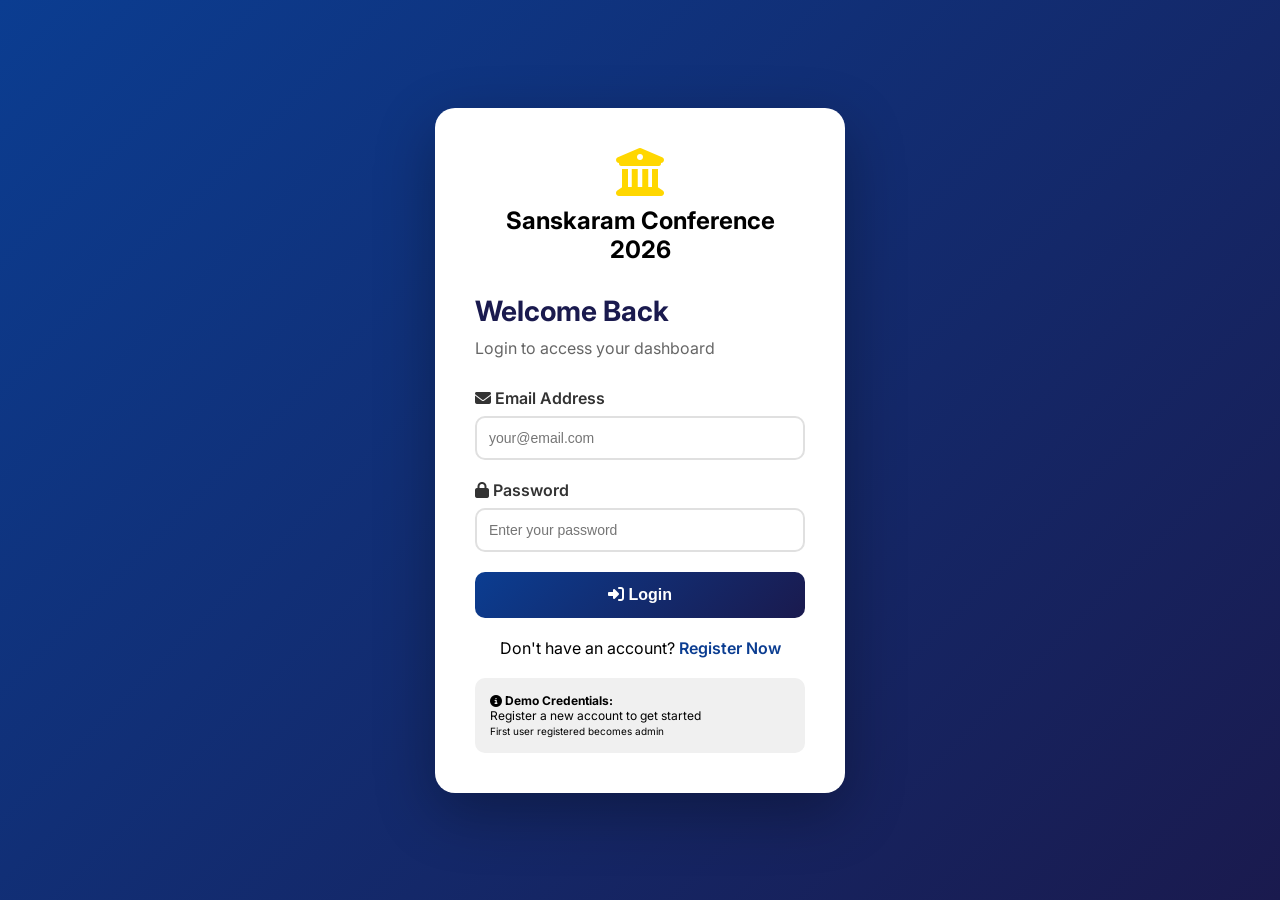
<file: user/submit-abstract.html>
<!DOCTYPE html>
<html lang="en">
<head>
    <meta charset="UTF-8">
    <meta name="viewport" content="width=device-width, initial-scale=1.0">
    <title>Submit Abstract - Conference 2026</title>
    <link href="https://fonts.googleapis.com/css2?family=Inter:wght@400;500;600;700&display=swap" rel="stylesheet">
    <link rel="stylesheet" href="https://cdnjs.cloudflare.com/ajax/libs/font-awesome/6.4.0/css/all.min.css">
    <style>
        :root {
            --primary: #0B3D91;
            --accent: #FFD700;
            --border: #E5E7EB;
            --radius-lg: 12px;
            --space-md: 16px;
            --space-lg: 24px;
            --space-xl: 32px;
        }
        * { margin: 0; padding: 0; box-sizing: border-box; }
        body {
            font-family: 'Inter', sans-serif;
            background: #F9FAFB;
        }
        .app-container { display: flex; min-height: 100vh; }
        .sidebar {
            width: 280px;
            background: linear-gradient(180deg, #0B3D91 0%, #1a1a4e 100%);
            color: white;
            padding: 32px;
            position: fixed;
            height: 100vh;
        }
        .sidebar-header { text-align: center; margin-bottom: 32px; padding-bottom: 16px; border-bottom: 1px solid rgba(255,255,255,0.2); }
        .sidebar-header h2 { font-size: 1.5rem; margin-top: 8px; }
        .sidebar-nav { display: flex; flex-direction: column; gap: 8px; }
        .nav-item {
            padding: 12px 20px;
            color: rgba(255,255,255,0.8);
            text-decoration: none;
            border-radius: 8px;
            display: flex;
            align-items: center;
            gap: 12px;
        }
        .nav-item:hover, .nav-item.active { background: rgba(255,215,0,0.2); color: #FFD700; }
        .main-content { flex: 1; margin-left: 280px; }
        .top-bar {
            background: white;
            padding: 20px 40px;
            border-bottom: 1px solid var(--border);
            display: flex;
            justify-content: space-between;
            align-items: center;
        }
        .card {
            background: white;
            border-radius: var(--radius-lg);
            padding: 32px;
            margin: 32px;
            box-shadow: 0 1px 3px rgba(0,0,0,0.1);
        }
        .card-title { font-size: 1.25rem; margin-bottom: 24px; display: flex; align-items: center; gap: 8px; }
        .form-group { margin-bottom: 20px; }
        .form-group label { display: block; margin-bottom: 8px; font-weight: 500; }
        .form-group label .required { color: #DC2626; margin-left: 4px; }
        .form-group input, .form-group textarea, .form-group select {
            width: 100%;
            padding: 12px;
            border: 2px solid var(--border);
            border-radius: 8px;
            font-size: 14px;
            font-family: 'Inter', sans-serif;
        }
        .form-group input:focus, .form-group textarea:focus { outline: none; border-color: var(--primary); }
        .form-row {
            display: grid;
            grid-template-columns: 1fr 1fr;
            gap: 20px;
        }
        .btn {
            padding: 12px 24px;
            border: none;
            border-radius: 8px;
            cursor: pointer;
            font-weight: 500;
            transition: all 0.3s ease;
        }
        .btn-primary { background: var(--primary); color: white; }
        .btn-primary:hover { background: #0a357a; transform: translateY(-2px); }
        .btn-outline { background: transparent; border: 1px solid var(--border); }
        .btn-outline:hover { background: #f3f4f6; }
        .alert {
            padding: 12px;
            border-radius: 8px;
            margin: 20px 32px 0 32px;
            display: none;
        }
        .alert-success { background: #D1FAE5; color: #059669; border-left: 4px solid #059669; }
        .alert-error { background: #FEE2E2; color: #DC2626; border-left: 4px solid #DC2626; }
        .alert-info { background: #DBEAFE; color: #1E40AF; border-left: 4px solid #1E40AF; }
        .logout-btn {
            background: #EF4444;
            color: white;
            border: none;
            padding: 8px 16px;
            border-radius: 8px;
            cursor: pointer;
            transition: all 0.3s ease;
        }
        .logout-btn:hover { background: #dc2626; transform: translateY(-2px); }
        .spinner {
            display: inline-block;
            width: 16px;
            height: 16px;
            border: 2px solid #fff;
            border-radius: 50%;
            border-top-color: transparent;
            animation: spin 1s linear infinite;
            margin-right: 8px;
        }
        @keyframes spin { to { transform: rotate(360deg); } }
        .btn:disabled { opacity: 0.6; cursor: not-allowed; transform: none; }
        .file-info {
            font-size: 12px;
            color: #6B7280;
            margin-top: 4px;
        }
        .char-count {
            font-size: 12px;
            text-align: right;
            margin-top: 4px;
            color: #6B7280;
        }
        
        /* Success Modal Styles */
        .success-modal {
            position: fixed;
            top: 0;
            left: 0;
            width: 100%;
            height: 100%;
            background: rgba(0,0,0,0.5);
            display: none;
            justify-content: center;
            align-items: center;
            z-index: 10000;
            animation: fadeIn 0.3s ease;
        }
        .success-modal-content {
            background: white;
            border-radius: 20px;
            padding: 40px;
            text-align: center;
            max-width: 450px;
            width: 90%;
            animation: slideUp 0.4s ease;
        }
        .success-icon {
            width: 80px;
            height: 80px;
            background: linear-gradient(135deg, #10B981, #059669);
            border-radius: 50%;
            display: flex;
            align-items: center;
            justify-content: center;
            margin: 0 auto 20px;
            animation: scaleIn 0.5s ease;
        }
        .success-icon i {
            font-size: 40px;
            color: white;
        }
        .success-modal h2 {
            color: #1F2937;
            margin-bottom: 12px;
            font-size: 24px;
        }
        .success-modal p {
            color: #6B7280;
            margin-bottom: 24px;
            line-height: 1.5;
        }
        .next-steps {
            background: #F3F4F6;
            padding: 16px;
            border-radius: 12px;
            margin-bottom: 24px;
            text-align: left;
        }
        .next-steps h4 {
            color: #374151;
            margin-bottom: 12px;
            font-size: 14px;
        }
        .next-steps ul {
            list-style: none;
            padding-left: 0;
        }
        .next-steps li {
            padding: 8px 0;
            color: #6B7280;
            font-size: 13px;
            display: flex;
            align-items: center;
            gap: 8px;
        }
        .next-steps li i {
            color: #10B981;
            font-size: 14px;
        }
        .modal-btn {
            background: linear-gradient(135deg, #0B3D91, #1a1a4e);
            color: white;
            border: none;
            padding: 12px 32px;
            border-radius: 10px;
            cursor: pointer;
            font-weight: 600;
            font-size: 14px;
            transition: all 0.3s ease;
        }
        .modal-btn:hover {
            transform: translateY(-2px);
            box-shadow: 0 4px 12px rgba(11,61,145,0.3);
        }
        
        @keyframes fadeIn {
            from { opacity: 0; }
            to { opacity: 1; }
        }
        @keyframes slideUp {
            from { transform: translateY(30px); opacity: 0; }
            to { transform: translateY(0); opacity: 1; }
        }
        @keyframes scaleIn {
            from { transform: scale(0); }
            to { transform: scale(1); }
        }
    </style>
</head>
<body>
    <div class="app-container">
        <aside class="sidebar">
            <div class="sidebar-header">
                <i class="fas fa-user-graduate" style="font-size: 32px; color: #FFD700;"></i>
                <h2>Participant Panel</h2>
                <p>Sanskaram Conference 2026</p>
            </div>
            <nav class="sidebar-nav">
                <a href="dashboard.html" class="nav-item"><i class="fas fa-tachometer-alt"></i> Dashboard</a>
                <a href="submit-abstract.html" class="nav-item active"><i class="fas fa-file-alt"></i> Submit Abstract</a>
                <a href="abstract-status.html" class="nav-item"><i class="fas fa-chart-line"></i> Abstract Status</a>
            </nav>
        </aside>
        
        <main class="main-content">
            <div class="top-bar">
                <h1><i class="fas fa-file-upload"></i> Submit Abstract</h1>
                <div>
                    <span id="userName" style="margin-right: 16px;"></span>
                    <button class="logout-btn" onclick="logout()"><i class="fas fa-sign-out-alt"></i> Logout</button>
                </div>
            </div>
            
            <div id="alert" class="alert"></div>
            
            <div class="card">
                <h2 class="card-title"><i class="fas fa-pen-fancy"></i> Abstract Submission Form</h2>
                <form id="abstractForm">
                    <div class="form-group">
                        <label><i class="fas fa-heading"></i> Title <span class="required">*</span></label>
                        <input type="text" id="title" name="title" placeholder="Enter your abstract title" required>
                        <div class="file-info">Minimum 3 characters</div>
                    </div>
                    
                    <div class="form-row">
                        <div class="form-group">
                            <label><i class="fas fa-users"></i> Authors</label>
                            <input type="text" id="authors" name="authors" placeholder="e.g., John Doe, Jane Smith">
                            <div class="file-info">Separate multiple authors with commas</div>
                        </div>
                        
                        <div class="form-group">
                            <label><i class="fas fa-tags"></i> Keywords</label>
                            <input type="text" id="keywords" name="keywords" placeholder="e.g., AI, Machine Learning">
                            <div class="file-info">Comma-separated keywords</div>
                        </div>
                    </div>
                    
                    <div class="form-group">
                        <label><i class="fas fa-align-left"></i> Abstract Content <span class="required">*</span></label>
                        <textarea id="abstract_text" name="abstract_text" rows="10" placeholder="Enter your abstract content here..." required></textarea>
                        <div class="char-count"><span id="charCount">0</span> characters (minimum 20)</div>
                    </div>
                    
                    <div class="form-group">
                        <label><i class="fas fa-file-pdf"></i> PDF File (Optional)</label>
                        <input type="file" id="pdf" name="pdf" accept=".pdf,application/pdf">
                        <div class="file-info">Upload your abstract as a PDF file (Max 5MB). Only PDF files are allowed.</div>
                    </div>
                    
                    <div style="display: flex; gap: 16px; justify-content: flex-end;">
                        <button type="button" onclick="window.location.href='dashboard.html'" class="btn btn-outline">Cancel</button>
                        <button type="submit" class="btn btn-primary" id="submitBtn">
                            <i class="fas fa-paper-plane"></i> Submit Abstract
                        </button>
                    </div>
                </form>
            </div>
        </main>
    </div>
    
    <!-- Success Modal -->
    <div id="successModal" class="success-modal">
        <div class="success-modal-content">
            <div class="success-icon">
                <i class="fas fa-check"></i>
            </div>
            <h2>Abstract Submitted! 🎉</h2>
            <p id="successMessage">Your abstract has been submitted successfully!</p>
            <div class="next-steps">
                <h4><i class="fas fa-clock"></i> What's Next?</h4>
                <ul>
                    <li><i class="fas fa-envelope"></i> Admin will review your abstract</li>
                    <li><i class="fas fa-bell"></i> You'll receive notification upon approval</li>
                    <li><i class="fas fa-credit-card"></i> Once approved, payment will be unlocked</li>
                    <li><i class="fas fa-calendar"></i> After payment, presentation schedule will be assigned</li>
                </ul>
            </div>
            <button class="modal-btn" onclick="goToStatus()">
                <i class="fas fa-chart-line"></i> Check Status
            </button>
        </div>
    </div>
    
    <script>
    const API_URL = 'http://localhost:5000/api';
    const token = localStorage.getItem('token');

    if (!token) window.location.href = '../login.html';

    const user = JSON.parse(localStorage.getItem('user'));
    if (!user || user.role !== 'user') window.location.href = '../login.html';

    document.getElementById('userName').textContent = user.name || user.email;

    // Character counter
    const abstractText = document.getElementById('abstract_text');
    const charCount = document.getElementById('charCount');
    
    abstractText.addEventListener('input', function() {
        const length = this.value.length;
        charCount.textContent = length;
        if (length < 20) {
            charCount.style.color = '#F59E0B';
        } else {
            charCount.style.color = '#10B981';
        }
    });

    function logout() {
        localStorage.clear();
        window.location.href = '../login.html';
    }

    function showSuccessModal(message) {
        const modal = document.getElementById('successModal');
        const msgElement = document.getElementById('successMessage');
        msgElement.textContent = message || 'Your abstract has been submitted successfully!';
        modal.style.display = 'flex';
    }

    function goToStatus() {
        window.location.href = 'abstract-status.html';
    }

    function showAlert(message, type) {
        const alertDiv = document.getElementById('alert');
        alertDiv.style.display = 'block';
        alertDiv.className = `alert alert-${type}`;
        alertDiv.innerHTML = `<i class="fas fa-${type === 'success' ? 'check-circle' : type === 'error' ? 'exclamation-triangle' : 'info-circle'}"></i> ${message}`;
        setTimeout(() => { 
            alertDiv.style.display = 'none'; 
        }, 5000);
    }

    document.getElementById('abstractForm').addEventListener('submit', async (e) => {
        e.preventDefault();

        const title = document.getElementById('title').value.trim();
        const abstract_text = document.getElementById('abstract_text').value.trim();
        const authors = document.getElementById('authors').value.trim();
        const keywords = document.getElementById('keywords').value.trim();
        const pdfFile = document.getElementById('pdf').files[0];
        const submitBtn = document.getElementById('submitBtn');

        // Validation
        if (!title) { showAlert('Please enter a title', 'error'); return; }
        if (title.length < 3) { showAlert('Title must be at least 3 characters', 'error'); return; }
        if (!abstract_text) { showAlert('Please enter abstract content', 'error'); return; }
        if (abstract_text.length < 20) { 
            showAlert('Abstract must be at least 20 characters (currently ' + abstract_text.length + ')', 'error'); 
            return; 
        }

        // Validate PDF if uploaded
        if (pdfFile && pdfFile.type !== 'application/pdf') {
            showAlert('Only PDF files are allowed', 'error');
            return;
        }
        if (pdfFile && pdfFile.size > 5 * 1024 * 1024) {
            showAlert('File size must be less than 5MB', 'error');
            return;
        }

        const formData = new FormData();
        formData.append("title", title);
        formData.append("abstract_text", abstract_text);
        formData.append("content", abstract_text);  // Also send as content for backend
        formData.append("authors", authors);
        formData.append("keywords", keywords);
        if (pdfFile) formData.append("pdf", pdfFile);

        // Show loading state
        submitBtn.disabled = true;
        submitBtn.innerHTML = '<span class="spinner"></span> Submitting...';

        try {
            console.log('Submitting abstract...');
            
            const response = await fetch(`${API_URL}/abstracts/submit`, {
                method: "POST",
                headers: { 
                    'Authorization': `Bearer ${token}`
                },
                body: formData
            });

            const data = await response.json();
            console.log('Response:', data);

            if (response.ok && data.success) {
                // Show beautiful success modal
                showSuccessModal(data.message || 'Your abstract has been submitted and is pending admin approval!');
                
                // Clear form
                document.getElementById('title').value = '';
                document.getElementById('abstract_text').value = '';
                document.getElementById('authors').value = '';
                document.getElementById('keywords').value = '';
                document.getElementById('pdf').value = '';
                charCount.textContent = '0';
                
            } else {
                showAlert('❌ ' + (data.message || 'Submission failed'), 'error');
                submitBtn.disabled = false;
                submitBtn.innerHTML = '<i class="fas fa-paper-plane"></i> Submit Abstract';
            }
        } catch (error) {
            console.error('Submit error:', error);
            showAlert('❌ Server error: ' + error.message + '. Make sure backend is running on port 5000', 'error');
            submitBtn.disabled = false;
            submitBtn.innerHTML = '<i class="fas fa-paper-plane"></i> Submit Abstract';
        }
    });

    // Close modal when clicking outside
    window.onclick = function(event) {
        const modal = document.getElementById('successModal');
        if (event.target === modal) {
            modal.style.display = 'none';
            window.location.href = 'abstract-status.html';
        }
    }
    </script>
</body>
</html>
</file>
<file: css/styles.css>
/* ========================================
   SANSKARAM UNIVERSITY - CORE STYLESHEET
   Theme: Deep Blue + Gold Accent | Premium Academic
   Version: 4.1 | Navbar Fixes Applied
   ======================================== */

:root {
    /* Primary Colors - Deep Blue Theme */
    --primary: #0B3D91;
    --primary-dark: #062C6E;
    --primary-light: #3A7BD5;
    --primary-rgb: 11, 61, 145;
    
    /* Accent Colors - Warm Gold */
    --accent: #F4C542;
    --accent-dark: #DTA830;
    --accent-light: #FFD97A;
    --accent-rgb: 244, 197, 66;
    
    /* Neutrals */
    --white: #FFFFFF;
    --black: #1A1A1A;
    --text: #222222;
    --text-light: #444444;
    --text-muted: #666666;
    --bg-light: #F5F5F5;
    --bg-gray: #FAFAFA;
    --border: #E5E5E5;
    
    /* Gradient Definitions */
    --gradient-primary: linear-gradient(135deg, var(--primary) 0%, var(--primary-light) 100%);
    --gradient-accent: linear-gradient(135deg, var(--accent) 0%, var(--accent-dark) 100%);
    --gradient-hero: linear-gradient(135deg, rgba(11, 61, 145, 0.95) 0%, rgba(6, 44, 110, 0.98) 100%);
    --gradient-sidebar: linear-gradient(180deg, #0B3D91 0%, #062C6E 100%);
    --gradient-glass: linear-gradient(135deg, rgba(255, 255, 255, 0.1) 0%, rgba(255, 255, 255, 0.05) 100%);
    
    /* Shadows - Premium Depth */
    --shadow-xs: 0 1px 2px rgba(0, 0, 0, 0.05);
    --shadow-sm: 0 2px 4px rgba(0, 0, 0, 0.05);
    --shadow-md: 0 4px 12px rgba(0, 0, 0, 0.08);
    --shadow-lg: 0 8px 24px rgba(0, 0, 0, 0.12);
    --shadow-xl: 0 16px 36px rgba(0, 0, 0, 0.16);
    --shadow-2xl: 0 24px 48px rgba(0, 0, 0, 0.2);
    --shadow-gold: 0 0 30px rgba(244, 197, 66, 0.25);
    --shadow-glass: 0 8px 32px rgba(0, 0, 0, 0.1);
    
    /* Spacing */
    --space-xs: 0.5rem;
    --space-sm: 0.75rem;
    --space-md: 1rem;
    --space-lg: 1.5rem;
    --space-xl: 2rem;
    --space-2xl: 3rem;
    --space-3xl: 4rem;
    --space-4xl: 6rem;
    
    /* Border Radius */
    --radius-sm: 0.5rem;
    --radius-md: 0.75rem;
    --radius-lg: 1rem;
    --radius-xl: 1.5rem;
    --radius-2xl: 2rem;
    --radius-full: 9999px;
    
    /* Transitions */
    --transition-fast: 0.2s cubic-bezier(0.4, 0, 0.2, 1);
    --transition-base: 0.3s cubic-bezier(0.4, 0, 0.2, 1);
    --transition-slow: 0.5s cubic-bezier(0.4, 0, 0.2, 1);
    --transition-bounce: 0.4s cubic-bezier(0.34, 1.56, 0.64, 1);
    
    /* Glassmorphism */
    --glass-bg: rgba(255, 255, 255, 0.1);
    --glass-border: rgba(255, 255, 255, 0.2);
    --glass-blur: blur(12px);
}

* {
    margin: 0;
    padding: 0;
    box-sizing: border-box;
}

html {
    scroll-behavior: smooth;
    scroll-padding-top: 85px;
}

body {
    font-family: 'Poppins', -apple-system, BlinkMacSystemFont, 'Segoe UI', sans-serif;
    background: var(--white);
    color: var(--text);
    line-height: 1.6;
    overflow-x: hidden;
}

/* ========================================
   TYPOGRAPHY SYSTEM
   ======================================== */

h1, h2, h3, h4, h5, h6 {
    font-family: 'Playfair Display', 'Poppins', serif;
    font-weight: 700;
    line-height: 1.2;
    color: var(--primary);
}

h1 { font-size: clamp(2.5rem, 5vw, 4rem); margin-bottom: var(--space-lg); }
h2 { font-size: clamp(2rem, 4vw, 3rem); margin-bottom: var(--space-md); }
h3 { font-size: clamp(1.5rem, 3vw, 2rem); margin-bottom: var(--space-md); }
h4 { font-size: clamp(1.25rem, 2vw, 1.5rem); margin-bottom: var(--space-sm); }

.section-title {
    font-size: clamp(2rem, 4vw, 2.8rem);
    font-weight: 700;
    text-align: center;
    margin-bottom: var(--space-lg);
    position: relative;
    color: var(--primary);
}

.section-title::after {
    content: '';
    position: absolute;
    bottom: -12px;
    left: 50%;
    transform: translateX(-50%);
    width: 80px;
    height: 4px;
    background: var(--gradient-accent);
    border-radius: var(--radius-full);
}

.section-subtitle {
    text-align: center;
    color: var(--text-light);
    font-size: 1.125rem;
    max-width: 700px;
    margin: 0 auto var(--space-2xl);
}

/* ========================================
   CONTAINER & LAYOUT
   ======================================== */

.container {
    max-width: 1280px;
    margin: 0 auto;
    padding: 0 var(--space-xl);
}

.section {
    padding: var(--space-4xl) 0;
}

/* ========================================
   NAVIGATION BAR - PROFESSIONAL FIXED
   ======================================== */

.navbar {
    position: fixed;
    top: 0;
    width: 100%;
    background: rgba(255, 255, 255, 0.98);
    backdrop-filter: blur(10px);
    padding: 0.75rem 0;
    box-shadow: var(--shadow-sm);
    z-index: 1000;
    transition: var(--transition-base);
}

.navbar.scrolled {
    padding: 0.5rem 0;
    background: rgba(11, 61, 145, 0.98);
    backdrop-filter: blur(10px);
    box-shadow: var(--shadow-md);
}

.navbar.scrolled .nav-links a {
    color: var(--white);
}

.navbar.scrolled .nav-logo-text {
    color: var(--white);
}

.nav-container {
    max-width: 1280px;
    margin: 0 auto;
    padding: 0 var(--space-xl);
    display: flex;
    align-items: center;
    justify-content: space-between;
    gap: var(--space-lg);
}

/* ===== LEFT: LOGO AREA ===== */
.nav-left {
    display: flex;
    align-items: center;
    flex-shrink: 0;
}

.nav-logo {
    display: flex;
    align-items: center;
    gap: var(--space-sm);
    text-decoration: none;
}

.nav-logo-img {
    height: 42px;
    width: auto;
    transition: var(--transition-base);
}

.nav-logo-img:hover {
    transform: scale(1.05);
}

.nav-logo-text {
    font-family: 'Playfair Display', serif;
    font-weight: 700;
    font-size: 1.25rem;
    color: var(--primary);
    letter-spacing: -0.3px;
}

.navbar.scrolled .nav-logo-text {
    color: var(--white);
}

/* ===== CENTER: NAVIGATION LINKS ===== */
.nav-center {
    flex: 1;
    display: flex;
    justify-content: center;
}

.nav-links {
    list-style: none;
    margin: 0;
    padding: 0;
    display: flex;
    align-items: center;
    gap: 2rem;
}

.nav-links li {
    margin: 0;
    padding: 0;
}

.nav-links a {
    text-decoration: none;
    color: var(--text);
    font-weight: 500;
    font-size: 1rem;
    transition: var(--transition-base);
    position: relative;
    padding: 0.5rem 0;
}

.navbar:not(.scrolled) .nav-links a {
    color: var(--primary-dark);
}

.nav-links a::after {
    content: '';
    position: absolute;
    bottom: 0;
    left: 0;
    width: 0;
    height: 2px;
    background: var(--accent);
    transition: width 0.3s ease;
}

.nav-links a:hover::after,
.nav-links a.active::after {
    width: 100%;
}

.nav-links a:hover,
.nav-links a.active {
    color: var(--accent);
}

/* ===== RIGHT: BUTTONS AREA ===== */
.nav-right {
    display: flex;
    align-items: center;
    gap: var(--space-sm);
    flex-shrink: 0;
}

/* Button Styles - Professional & Clean */
.nav-btn {
    display: inline-flex;
    align-items: center;
    justify-content: center;
    padding: 0.5rem 1.25rem;
    font-size: 0.875rem;
    font-weight: 600;
    border-radius: var(--radius-full);
    transition: var(--transition-base);
    cursor: pointer;
    text-decoration: none;
    border: none;
    white-space: nowrap;
}

.nav-btn-primary {
    background: var(--accent);
    color: var(--primary);
    box-shadow: var(--shadow-xs);
}

.nav-btn-primary:hover {
    transform: translateY(-2px);
    background: var(--accent-light);
    box-shadow: var(--shadow-md);
}

.nav-btn-outline {
    background: transparent;
    border: 2px solid var(--accent);
    color: var(--primary);
}

.navbar.scrolled .nav-btn-outline {
    border-color: var(--white);
    color: var(--white);
}

.nav-btn-outline:hover {
    background: var(--accent);
    color: var(--primary);
    transform: translateY(-2px);
}

.navbar.scrolled .nav-btn-outline:hover {
    background: var(--white);
    color: var(--primary);
    border-color: var(--white);
}

/* Mobile Toggle Button */
.nav-toggle {
    display: none;
    font-size: 1.5rem;
    color: var(--primary);
    cursor: pointer;
    background: none;
    border: none;
    padding: var(--space-xs);
}

.navbar.scrolled .nav-toggle {
    color: var(--white);
}

/* ========================================
   BUTTON SYSTEM - UNIFIED
   ======================================== */

.btn {
    display: inline-flex;
    align-items: center;
    justify-content: center;
    gap: var(--space-sm);
    padding: 0.875rem 2rem;
    font-size: 1rem;
    font-weight: 600;
    border-radius: var(--radius-full);
    transition: var(--transition-bounce);
    cursor: pointer;
    text-decoration: none;
    border: none;
    position: relative;
    overflow: hidden;
    z-index: 1;
}

.btn::before {
    content: '';
    position: absolute;
    top: 50%;
    left: 50%;
    width: 0;
    height: 0;
    border-radius: 50%;
    background: rgba(255, 255, 255, 0.2);
    transform: translate(-50%, -50%);
    transition: width 0.6s, height 0.6s;
    z-index: -1;
}

.btn:hover::before {
    width: 300px;
    height: 300px;
}

.btn-primary {
    background: var(--gradient-primary);
    color: var(--white);
    box-shadow: var(--shadow-md);
}

.btn-primary:hover {
    transform: translateY(-3px);
    box-shadow: var(--shadow-lg);
}

.btn-accent {
    background: var(--accent);
    color: var(--primary);
    box-shadow: var(--shadow-md);
}

.btn-accent:hover {
    transform: translateY(-3px);
    box-shadow: var(--shadow-gold);
}

.btn-outline {
    background: transparent;
    border: 2px solid #ffffff;   /* 🔥 white border */
    color: #ffffff;              /* 🔥 white text */
}

.btn-outline:hover {
    background: #ffffff;
    color: var(--primary);
}

.btn-outline-secondary {
    background: transparent;
    border: 2px solid var(--white);
    color: var(--white);
}

.btn-outline-secondary:hover {
    background: var(--white);
    color: var(--primary);
    transform: translateY(-3px);
}

/* ========================================
   HERO SECTION
   ======================================== */

.hero {
    min-height: 100vh;
    background: var(--gradient-hero);
    position: relative;
    display: flex;
    align-items: center;
    justify-content: center;
    text-align: center;
    overflow: hidden;
    padding: 120px 20px 80px;
}

.hero-overlay {
    position: absolute;
    top: 0;
    left: 0;
    right: 0;
    bottom: 0;
    display: none; 
    opacity: 0.15;
    z-index: 0;
}

.hero-content {
    position: relative;
    z-index: 2;
    max-width: 900px;
    margin: 0 auto;
}

.hero-badge {
    display: inline-flex;
    align-items: center;
    gap: 0.5rem;
    background: rgba(255, 255, 255, 0.15);
    backdrop-filter: blur(10px);
    padding: 0.5rem 1rem;
    border-radius: var(--radius-full);
    color: var(--white);
    font-size: 0.875rem;
    margin-bottom: 2rem;
}

.hero-logo {
    margin-bottom: 1.5rem;
}

.hero-university-logo {
    max-width: 420px;  
    width: 100%;
    height: auto;
    margin: 20px 0;
    filter: none;
    transition: transform 0.3s ease;
}

.hero-title h1 {
    color: var(--white);
    font-size: clamp(2rem, 6vw, 3.5rem);
    margin-bottom: 0.5rem;
}

.hero-subtitle {
    display: inline-block;
    font-size: clamp(1.25rem, 3vw, 2rem);
    font-weight: 600;
    color: var(--accent);
    letter-spacing: 2px;
}

.hero-tagline {
    font-size: 1.25rem;
    color: rgba(255, 255, 255, 0.9);
    margin: 1rem 0;
    font-style: italic;
}

.hero-location {
    color: rgba(255, 255, 255, 0.8);
    margin: 1rem 0 2rem;
    font-size: 1rem;
}

.hero-buttons {
    display: flex;
    gap: 1rem;
    justify-content: center;
    flex-wrap: wrap;
    margin-bottom: 3rem;
}

/* Countdown Timer */
.countdown-wrapper h3 {
    color: var(--white);
    font-size: 1.25rem;
    margin-bottom: 1rem;
}

.countdown-timer {
    display: flex;
    gap: 1rem;
    justify-content: center;
    flex-wrap: wrap;
}

.countdown-item {
    background: rgba(255, 255, 255, 0.15);
    backdrop-filter: blur(10px);
    border-radius: var(--radius-lg);
    padding: 1rem 1.5rem;
    text-align: center;
    min-width: 100px;
}

.countdown-number {
    display: block;
    font-size: 2.5rem;
    font-weight: 800;
    color: var(--accent);
    font-family: 'Playfair Display', serif;
}

.countdown-label {
    font-size: 0.75rem;
    color: rgba(255, 255, 255, 0.8);
    text-transform: uppercase;
    letter-spacing: 1px;
}

/* Scroll Indicator */
.scroll-indicator {
    position: absolute;
    bottom: 30px;
    left: 50%;
    transform: translateX(-50%);
    cursor: pointer;
    z-index: 10;
}

.mouse {
    width: 26px;
    height: 42px;
    border: 2px solid var(--white);
    border-radius: 20px;
    position: relative;
}

.mouse::before {
    content: '';
    width: 4px;
    height: 8px;
    background: var(--white);
    position: absolute;
    top: 8px;
    left: 50%;
    transform: translateX(-50%);
    border-radius: 2px;
    animation: scrollWheel 1.5s infinite;
}

@keyframes scrollWheel {
    0% { opacity: 1; transform: translateX(-50%) translateY(0); }
    100% { opacity: 0; transform: translateX(-50%) translateY(15px); }
}

/* ========================================
   FEATURES SECTION
   ======================================== */

.features-grid {
    display: grid;
    grid-template-columns: repeat(auto-fit, minmax(250px, 1fr));
    gap: var(--space-xl);
}

.feature-card {
    background: var(--white);
    padding: var(--space-xl);
    border-radius: var(--radius-xl);
    text-align: center;
    transition: var(--transition-bounce);
    border: 1px solid var(--border);
    box-shadow: var(--shadow-sm);
}

.feature-card:hover {
    transform: translateY(-8px);
    box-shadow: var(--shadow-xl);
    border-color: var(--accent);
}

.feature-icon {
    width: 70px;
    height: 70px;
    background: var(--gradient-primary);
    border-radius: var(--radius-full);
    display: flex;
    align-items: center;
    justify-content: center;
    margin: 0 auto var(--space-lg);
}

.feature-icon i {
    font-size: 2rem;
    color: var(--accent);
}

.feature-card h3 {
    margin-bottom: var(--space-sm);
    color: var(--primary);
}

.feature-card p {
    color: var(--text-light);
}

/* ========================================
   SCHEDULE SECTION
   ======================================== */

.schedule-tabs {
    background: var(--white);
    border-radius: var(--radius-xl);
    box-shadow: var(--shadow-lg);
    overflow: hidden;
    margin-bottom: var(--space-2xl);
}

.tab-buttons {
    display: flex;
    background: var(--bg-gray);
    border-bottom: 1px solid var(--border);
}

.tab-btn {
    flex: 1;
    padding: 1rem;
    background: none;
    border: none;
    font-size: 1rem;
    font-weight: 600;
    color: var(--text-light);
    cursor: pointer;
    transition: var(--transition-base);
}

.tab-btn.active {
    background: var(--white);
    color: var(--accent);
    border-bottom: 3px solid var(--accent);
}

.schedule-content {
    padding: var(--space-xl);
}

.schedule-item {
    display: flex;
    gap: var(--space-lg);
    padding: var(--space-lg);
    border-bottom: 1px solid var(--border);
    transition: var(--transition-base);
}

.schedule-item:hover {
    background: var(--bg-light);
    transform: translateX(5px);
}

.schedule-time {
    min-width: 120px;
    font-weight: 700;
    color: var(--accent);
}

.schedule-details {
    flex: 1;
}

.schedule-title {
    font-weight: 700;
    font-size: 1.1rem;
    color: var(--primary);
    margin-bottom: 0.25rem;
}

.schedule-speaker {
    font-size: 0.875rem;
    color: var(--text-muted);
    margin-bottom: 0.25rem;
}

.schedule-location {
    font-size: 0.75rem;
    color: var(--text-muted);
}

.schedule-location i {
    margin-right: 0.25rem;
}

/* ========================================
   VENUE SECTION
   ======================================== */

.venue-grid {
    display: grid;
    grid-template-columns: 1fr 1fr;
    gap: var(--space-2xl);
    align-items: center;
}

.venue-info h3 {
    color: var(--primary);
    margin-bottom: var(--space-md);
}

.venue-features {
    list-style: none;
    margin: var(--space-lg) 0;
}

.venue-features li {
    margin-bottom: var(--space-sm);
    display: flex;
    align-items: center;
    gap: var(--space-sm);
}

.venue-features li i {
    color: var(--accent);
}

.map-wrapper img {
    width: 100%;
    border-radius: var(--radius-xl);
    box-shadow: var(--shadow-lg);
}

/* ========================================
   SPEAKERS SECTION
   ======================================== */

.speakers-section {
    padding: var(--space-4xl) 0;
    background: var(--bg-gray);
}

.speakers-grid {
    display: grid;
    grid-template-columns: repeat(auto-fit, minmax(300px, 1fr));
    gap: var(--space-xl);
}

.speaker-card {
    background: var(--white);
    border-radius: var(--radius-xl);
    overflow: hidden;
    transition: var(--transition-bounce);
    box-shadow: var(--shadow-md);
}

.speaker-card:hover {
    transform: translateY(-8px);
    box-shadow: var(--shadow-xl);
}

.speaker-image {
    width: 100%;
    height: 280px;
    object-fit: cover;
}

.speaker-info {
    padding: var(--space-lg);
    text-align: center;
}

.speaker-name {
    font-size: 1.25rem;
    margin-bottom: 0.25rem;
    color: var(--primary);
}

.speaker-title {
    color: var(--accent);
    font-weight: 600;
    font-size: 0.875rem;
    margin-bottom: var(--space-sm);
}

.speaker-bio {
    font-size: 0.875rem;
    color: var(--text-muted);
    margin-bottom: var(--space-md);
}

.speaker-social {
    display: flex;
    gap: var(--space-sm);
    justify-content: center;
}

.speaker-social a {
    width: 35px;
    height: 35px;
    background: var(--bg-light);
    border-radius: var(--radius-full);
    display: flex;
    align-items: center;
    justify-content: center;
    color: var(--primary);
    transition: var(--transition-base);
}

.speaker-social a:hover {
    background: var(--accent);
    color: var(--primary);
    transform: translateY(-3px);
}

/* ========================================
   SPONSORS SECTION
   ======================================== */

.sponsors-section {
    padding: var(--space-4xl) 0;
}

.sponsors-slider {
    overflow: hidden;
    white-space: nowrap;
    position: relative;
}

.sponsors-track {
    display: inline-flex;
    gap: var(--space-xl);
    animation: scrollSponsors 30s linear infinite;
}

@keyframes scrollSponsors {
    0% { transform: translateX(0); }
    100% { transform: translateX(-50%); }
}

.sponsor-card {
    background: var(--white);
    padding: var(--space-lg);
    border-radius: var(--radius-lg);
    text-align: center;
    box-shadow: var(--shadow-sm);
    transition: var(--transition-base);
    white-space: normal;
    min-width: 150px;
}

.sponsor-card:hover {
    transform: translateY(-5px);
    box-shadow: var(--shadow-lg);
}

.sponsor-card img {
    max-width: 100px;
    margin-bottom: var(--space-sm);
}

.sponsor-name {
    font-size: 0.875rem;
    font-weight: 600;
    color: var(--primary);
}

/* ========================================
   NEWSLETTER SECTION
   ======================================== */

.newsletter {
    padding: var(--space-4xl) 0;
    background: var(--gradient-primary);
}

.newsletter-wrapper {
    text-align: center;
    background: rgba(255, 255, 255, 0.1);
    backdrop-filter: blur(10px);
    padding: var(--space-3xl);
    border-radius: var(--radius-2xl);
}

.newsletter-icon {
    font-size: 3rem;
    color: var(--accent);
    margin-bottom: var(--space-lg);
}

.newsletter-wrapper h3 {
    color: var(--white);
    margin-bottom: var(--space-sm);
}

.newsletter-wrapper p {
    color: rgba(255, 255, 255, 0.8);
    margin-bottom: var(--space-lg);
}

.newsletter-form {
    display: flex;
    gap: var(--space-md);
    max-width: 500px;
    margin: 0 auto;
}

.newsletter-form input {
    flex: 1;
    padding: 0.875rem 1rem;
    border: none;
    border-radius: var(--radius-full);
    font-size: 1rem;
}

.newsletter-form button {
    padding: 0.875rem 1.5rem;
    border: none;
    border-radius: var(--radius-full);
    background: var(--accent);
    color: var(--primary);
    font-weight: 600;
    cursor: pointer;
    transition: var(--transition-base);
}

.newsletter-form button:hover {
    transform: translateY(-2px);
    background: var(--accent-light);
}

/* ========================================
   FOOTER
   ======================================== */

.footer {
    background: var(--primary-dark);
    color: var(--white);
    padding: var(--space-3xl) 0 var(--space-xl);
}

.footer-grid {
    display: grid;
    grid-template-columns: repeat(auto-fit, minmax(250px, 1fr));
    gap: var(--space-2xl);
    margin-bottom: var(--space-2xl);
}

.footer-col h3 {
    color: var(--white);
    margin-bottom: var(--space-lg);
    font-size: 1.25rem;
}

.footer-links {
    list-style: none;
}

.footer-links li {
    margin-bottom: var(--space-sm);
}

.footer-links a {
    color: rgba(255, 255, 255, 0.7);
    text-decoration: none;
    transition: var(--transition-base);
}

.footer-links a:hover {
    color: var(--accent);
    padding-left: 5px;
}

.social-links {
    display: flex;
    gap: var(--space-md);
    margin-top: var(--space-lg);
}

.social-links a {
    width: 40px;
    height: 40px;
    background: rgba(255, 255, 255, 0.1);
    border-radius: var(--radius-full);
    display: flex;
    align-items: center;
    justify-content: center;
    color: var(--white);
    transition: var(--transition-base);
}

.social-links a:hover {
    background: var(--accent);
    color: var(--primary);
    transform: translateY(-3px);
}

.footer-bottom {
    text-align: center;
    padding-top: var(--space-xl);
    border-top: 1px solid rgba(255, 255, 255, 0.1);
    font-size: 0.875rem;
    color: rgba(255, 255, 255, 0.6);
}

/* ========================================
   RESPONSIVE DESIGN
   ======================================== */

@media (max-width: 1024px) {
    .container {
        padding: 0 var(--space-lg);
    }
    
    .section {
        padding: var(--space-3xl) 0;
    }

    .nav-links {
        gap: 1.5rem;
    }
}

@media (max-width: 768px) {
    .nav-toggle {
        display: block;
    }

    .nav-center {
        position: absolute;
        top: 100%;
        left: 0;
        right: 0;
        background: var(--white);
        box-shadow: var(--shadow-lg);
        padding: var(--space-lg);
        transform: translateY(-100%);
        opacity: 0;
        visibility: hidden;
        transition: var(--transition-base);
        z-index: 999;
    }

    .navbar.scrolled .nav-center {
        background: var(--primary);
    }

    .nav-center.active {
        transform: translateY(0);
        opacity: 1;
        visibility: visible;
    }

    .nav-links {
        flex-direction: column;
        gap: var(--space-md);
    }

    .nav-links a {
        display: block;
        padding: var(--space-sm) 0;
    }

    .navbar:not(.scrolled) .nav-links a {
        color: var(--primary-dark);
    }

    .navbar.scrolled .nav-links a {
        color: var(--white);
    }

    .nav-right {
        gap: var(--space-xs);
    }

    .nav-btn {
        padding: 0.4rem 1rem;
        font-size: 0.75rem;
    }
    
    .venue-grid {
        grid-template-columns: 1fr;
    }
    
    .stats-grid {
        padding: 0 var(--space-md);
        grid-template-columns: 1fr;
    }
    
    .schedule-item {
        flex-direction: column;
        gap: var(--space-sm);
    }
    
    .schedule-time {
        min-width: auto;
    }
    
    .newsletter-form {
        flex-direction: column;
    }
    
    .hero-buttons {
        flex-direction: column;
        align-items: center;
    }
    
    .hero-buttons .btn {
        width: 100%;
        max-width: 250px;
    }

    .nav-logo-text {
        display: none;
    }

    .nav-logo-img {
        height: 36px;
    }
    
    .countdown-item {
        min-width: 70px;
        padding: 0.75rem 1rem;
    }
    
    .countdown-number {
        font-size: 1.5rem;
    }
}

@media (max-width: 480px) {
    .container {
        padding: 0 var(--space-md);
    }
    
    .section {
        padding: var(--space-2xl) 0;
    }
    
    .btn {
        padding: 0.75rem 1.5rem;
        font-size: 0.875rem;
    }
    
    .features-grid {
        grid-template-columns: 1fr;
    }
    
    .speakers-grid {
        grid-template-columns: 1fr;
    }
}

/* ========================================
   UTILITY CLASSES
   ======================================== */

.text-center { text-align: center; }
.text-left { text-align: left; }
.text-right { text-align: right; }
.text-accent { color: var(--accent); }
.text-primary { color: var(--primary); }
.text-muted { color: var(--text-muted); }

.mt-1 { margin-top: var(--space-xs); }
.mt-2 { margin-top: var(--space-sm); }
.mt-3 { margin-top: var(--space-md); }
.mt-4 { margin-top: var(--space-lg); }
.mt-5 { margin-top: var(--space-xl); }

.mb-1 { margin-bottom: var(--space-xs); }
.mb-2 { margin-bottom: var(--space-sm); }
.mb-3 { margin-bottom: var(--space-md); }
.mb-4 { margin-bottom: var(--space-lg); }
.mb-5 { margin-bottom: var(--space-xl); }

.animate-fade-up {
    animation: fadeUp 0.6s ease forwards;
}

.hover-lift {
    transition: var(--transition-bounce);
}

.hover-lift:hover {
    transform: translateY(-5px);
}

@keyframes fadeUp {
    from {
        opacity: 0;
        transform: translateY(30px);
    }
    to {
        opacity: 1;
        transform: translateY(0);
    }
}
</file>
<file: css/about.css>
/* ========================================
   ABOUT PAGE STYLES - Sanskaram University
   Theme: Deep Blue + Gold Accent | Professional Academic
   ======================================== */

/* Hero Section */
.about-hero {
    background: var(--gradient-hero);
    padding: 140px 0 80px;
    color: var(--white);
    text-align: center;
    position: relative;
    overflow: hidden;
}

.about-hero::before {
    content: '🎓';
    position: absolute;
    top: 15%;
    right: 5%;
    font-size: 250px;
    opacity: 0.06;
    pointer-events: none;
    animation: float 8s ease-in-out infinite;
}

.about-hero::after {
    content: '📚';
    position: absolute;
    bottom: 10%;
    left: 3%;
    font-size: 180px;
    opacity: 0.06;
    pointer-events: none;
    animation: float 6s ease-in-out infinite reverse;
}

@keyframes float {
    0%, 100% { transform: translateY(0); }
    50% { transform: translateY(-20px); }
}

.hero-university-logo {
    max-width: 180px;
    width: 100%;
    height: auto;
    filter: brightness(0) invert(1);
    margin-bottom: var(--space-lg);
    transition: var(--transition-base);
}

.hero-university-logo:hover {
    transform: scale(1.05);
}

.about-hero h1 {
    font-size: clamp(2rem, 5vw, 3.5rem);
    color: var(--white);
    margin-bottom: var(--space-md);
}

.about-hero p {
    font-size: 1.2rem;
    opacity: 0.9;
    max-width: 700px;
    margin: 0 auto;
}

/* Tabs Navigation */
.about-tabs {
    background: var(--white);
    border-bottom: 1px solid var(--border);
    position: sticky;
    top: 72px;
    z-index: 99;
    box-shadow: var(--shadow-sm);
}

.tab-container {
    display: flex;
    justify-content: center;
    gap: 0.75rem;
    padding: 1rem 0;
    flex-wrap: wrap;
}

.about-tab-btn {
    padding: 0.75rem 1.75rem;
    background: transparent;
    border: none;
    font-size: 1rem;
    font-weight: 600;
    cursor: pointer;
    transition: var(--transition-base);
    color: var(--text-light);
    border-radius: var(--radius-full);
    font-family: 'Poppins', sans-serif;
}

.about-tab-btn:hover {
    color: var(--accent);
    background: rgba(244, 197, 66, 0.1);
}

.about-tab-btn.active {
    background: var(--accent);
    color: var(--primary);
    box-shadow: var(--shadow-md);
}

/* Tab Content Animation */
.tab-content {
    display: none;
    animation: fadeUp 0.5s ease forwards;
}

.tab-content.active {
    display: block;
}

@keyframes fadeUp {
    from {
        opacity: 0;
        transform: translateY(20px);
    }
    to {
        opacity: 1;
        transform: translateY(0);
    }
}

/* About Section General */
.about-section {
    padding: var(--space-4xl) 0;
}

.about-grid {
    display: grid;
    grid-template-columns: 1fr 0.8fr;
    gap: var(--space-3xl);
    align-items: start;
}

.about-content h2 {
    color: var(--primary);
    margin-bottom: var(--space-lg);
}

.about-content h3 {
    color: var(--primary);
    margin: var(--space-lg) 0 var(--space-md);
    font-size: 1.5rem;
}

.about-content p {
    color: var(--text-light);
    line-height: 1.7;
    margin-bottom: var(--space-md);
}

.about-list {
    list-style: none;
    padding: 0;
}

.about-list li {
    margin-bottom: var(--space-sm);
    display: flex;
    align-items: center;
    gap: var(--space-sm);
    color: var(--text-light);
}

.about-list li i {
    color: var(--accent);
    font-size: 1.1rem;
}

/* Stats Grid */
.about-stats {
    display: grid;
    grid-template-columns: repeat(2, 1fr);
    gap: 1.5rem;
}

.stat-box {
    background: var(--white);
    padding: 2rem 1.5rem;
    text-align: center;
    border-radius: var(--radius-xl);
    transition: var(--transition-bounce);
    border: 1px solid var(--border);
    box-shadow: var(--shadow-sm);
}

.stat-box:hover {
    transform: translateY(-8px);
    box-shadow: var(--shadow-xl);
    border-color: var(--accent);
}

.stat-number {
    font-size: 2.8rem;
    font-weight: 800;
    color: var(--accent);
    font-family: 'Playfair Display', serif;
    line-height: 1.2;
}

.stat-label {
    color: var(--text-light);
    margin-top: 0.5rem;
    font-weight: 500;
}

/* Tracks Grid */
.tracks-section {
    background: var(--bg-gray);
    padding: var(--space-4xl) 0;
}

.tracks-grid {
    display: grid;
    grid-template-columns: repeat(auto-fit, minmax(320px, 1fr));
    gap: 2rem;
}

.track-card {
    background: var(--white);
    padding: 2rem;
    text-align: center;
    border-radius: var(--radius-xl);
    transition: var(--transition-bounce);
    border: 1px solid var(--border);
    box-shadow: var(--shadow-sm);
}

.track-card:hover {
    transform: translateY(-8px);
    box-shadow: var(--shadow-xl);
    border-color: var(--accent);
}

.track-card i {
    font-size: 3rem;
    color: var(--accent);
    margin-bottom: 1rem;
    transition: var(--transition-base);
}

.track-card:hover i {
    transform: scale(1.1);
}

.track-card h3 {
    color: var(--primary);
    margin-bottom: 0.75rem;
    font-size: 1.25rem;
}

.track-card p {
    color: var(--text-muted);
    font-size: 0.9rem;
    line-height: 1.5;
}

/* Dates Section */
.dates-section {
    padding: var(--space-4xl) 0;
}

.dates-grid {
    display: grid;
    grid-template-columns: repeat(auto-fit, minmax(240px, 1fr));
    gap: 1.5rem;
}

.date-card {
    background: var(--gradient-primary);
    padding: 2rem;
    text-align: center;
    border-radius: var(--radius-xl);
    color: var(--white);
    transition: var(--transition-bounce);
    position: relative;
    overflow: hidden;
}

.date-card::before {
    content: '';
    position: absolute;
    top: -50%;
    left: -50%;
    width: 200%;
    height: 200%;
    background: radial-gradient(circle, rgba(244, 197, 66, 0.2) 0%, transparent 70%);
    opacity: 0;
    transition: opacity 0.5s;
}

.date-card:hover::before {
    opacity: 1;
}

.date-card:hover {
    transform: translateY(-5px);
    box-shadow: var(--shadow-xl);
}

.date-day {
    font-size: 1.5rem;
    font-weight: 700;
    margin-bottom: 0.5rem;
    font-family: 'Playfair Display', serif;
}

.date-event {
    font-size: 0.9rem;
    opacity: 0.9;
}

/* Accreditation Grid */
.accreditation-grid {
    display: flex;
    flex-wrap: wrap;
    gap: 1rem;
    margin-top: var(--space-md);
}

.accreditation-item {
    background: rgba(244, 197, 66, 0.15);
    padding: 0.5rem 1.25rem;
    border-radius: var(--radius-full);
    font-weight: 600;
    color: var(--primary);
    border: 1px solid rgba(244, 197, 66, 0.3);
}

/* Schools Section */
.schools-section {
    background: var(--bg-gray);
    padding: var(--space-4xl) 0;
}

.schools-grid {
    display: grid;
    grid-template-columns: repeat(auto-fit, minmax(280px, 1fr));
    gap: 2rem;
}

.school-card {
    background: var(--white);
    padding: 2rem;
    text-align: center;
    border-radius: var(--radius-xl);
    transition: var(--transition-bounce);
    border: 1px solid var(--border);
    box-shadow: var(--shadow-sm);
}

.school-card:hover {
    transform: translateY(-8px);
    box-shadow: var(--shadow-xl);
    border-color: var(--accent);
}

.school-card i {
    font-size: 2.5rem;
    color: var(--accent);
    margin-bottom: 1rem;
}

.school-card h3 {
    color: var(--primary);
    margin-bottom: 0.5rem;
    font-size: 1.25rem;
}

.school-card p {
    color: var(--text-muted);
    font-size: 0.875rem;
}

/* Facilities Section */
.facilities-section {
    padding: var(--space-4xl) 0;
}

.facilities-grid {
    display: grid;
    grid-template-columns: repeat(auto-fit, minmax(300px, 1fr));
    gap: 2rem;
}

.facility-card {
    background: var(--white);
    padding: 2rem;
    text-align: center;
    border-radius: var(--radius-xl);
    transition: var(--transition-bounce);
    border: 1px solid var(--border);
    box-shadow: var(--shadow-sm);
}

.facility-card:hover {
    transform: translateY(-8px);
    box-shadow: var(--shadow-xl);
    border-color: var(--accent);
}

.facility-card i {
    font-size: 2.5rem;
    color: var(--accent);
    margin-bottom: 1rem;
}

.facility-card h3 {
    color: var(--primary);
    margin-bottom: 0.5rem;
    font-size: 1.25rem;
}

.facility-card p {
    color: var(--text-muted);
    font-size: 0.875rem;
}

/* Venue Details */
.venue-details-grid {
    display: grid;
    grid-template-columns: 1fr 0.8fr;
    gap: var(--space-3xl);
    align-items: start;
}

.venue-info-large h2 {
    color: var(--primary);
    margin-bottom: var(--space-lg);
}

.venue-info-large h3 {
    color: var(--primary);
    margin: var(--space-lg) 0 var(--space-md);
    font-size: 1.3rem;
}

.venue-map {
    position: relative;
}

.glass-img {
    width: 100%;
    border-radius: var(--radius-xl);
    box-shadow: var(--shadow-lg);
    transition: var(--transition-base);
}

.glass-img:hover {
    transform: scale(1.02);
    box-shadow: var(--shadow-xl);
}

.address-box {
    background: var(--white);
    padding: 1.5rem;
    border-radius: var(--radius-lg);
    margin-top: 1.5rem;
    text-align: center;
    border: 1px solid var(--border);
    box-shadow: var(--shadow-md);
}

.address-box i {
    font-size: 2rem;
    color: var(--accent);
    margin-bottom: 0.5rem;
}

/* Accommodation Section */
.accommodation-section {
    background: var(--bg-gray);
    padding: var(--space-4xl) 0;
}

.accommodation-grid {
    display: grid;
    grid-template-columns: repeat(auto-fit, minmax(280px, 1fr));
    gap: 2rem;
}

.hotel-card {
    background: var(--white);
    padding: 2rem;
    border-radius: var(--radius-xl);
    transition: var(--transition-bounce);
    border: 1px solid var(--border);
    text-align: center;
}

.hotel-card:hover {
    transform: translateY(-8px);
    box-shadow: var(--shadow-xl);
    border-color: var(--accent);
}

.hotel-card h3 {
    color: var(--primary);
    margin-bottom: 0.5rem;
}

.hotel-rating {
    color: var(--accent);
    margin-bottom: 1rem;
}

.hotel-phone {
    margin-top: 1rem;
    color: var(--text-muted);
    font-size: 0.875rem;
}

/* Team Section */
.team-category {
    margin-bottom: 3rem;
}

.team-category h3 {
    text-align: center;
    margin-bottom: 2rem;
    position: relative;
    display: inline-block;
    width: 100%;
    font-size: 1.5rem;
}

.team-category h3::after {
    content: '';
    position: absolute;
    bottom: -10px;
    left: 50%;
    transform: translateX(-50%);
    width: 60px;
    height: 3px;
    background: var(--accent);
    border-radius: var(--radius-full);
}

.team-grid {
    display: grid;
    grid-template-columns: repeat(auto-fit, minmax(260px, 1fr));
    gap: 2rem;
}

.team-grid.single-card {
    display: flex;
    justify-content: center;
}

.team-grid.single-card .team-card {
    max-width: 320px;
    width: 100%;
}

.team-card {
    text-align: center;
    padding: 2rem;
    background: var(--white);
    border-radius: var(--radius-xl);
    transition: var(--transition-bounce);
    border: 1px solid var(--border);
    box-shadow: var(--shadow-sm);
}

.team-card:hover {
    transform: translateY(-8px);
    box-shadow: var(--shadow-xl);
    border-color: var(--accent);
}

.team-avatar i {
    font-size: 4rem;
    color: var(--primary);
    margin-bottom: 1rem;
    transition: var(--transition-base);
}

.team-card:hover .team-avatar i {
    color: var(--accent);
    transform: scale(1.05);
}

.team-card h4 {
    color: var(--primary);
    margin-bottom: 0.5rem;
    font-size: 1.2rem;
}

.team-card p {
    color: var(--text-muted);
    font-size: 0.875rem;
}

/* Contact Section */
.contact-section {
    padding: var(--space-4xl) 0;
    background: var(--bg-gray);
}

.contact-grid {
    display: grid;
    grid-template-columns: repeat(2, 1fr);
    gap: 3rem;
}

.contact-item {
    display: flex;
    gap: 1rem;
    align-items: center;
    padding: 1.25rem;
    background: var(--white);
    border-radius: var(--radius-lg);
    transition: var(--transition-bounce);
    border: 1px solid var(--border);
    margin-bottom: 1rem;
    box-shadow: var(--shadow-sm);
}

.contact-item:hover {
    transform: translateX(8px);
    border-color: var(--accent);
    box-shadow: var(--shadow-md);
}

.contact-item i {
    font-size: 2rem;
    color: var(--accent);
    width: 50px;
}

.contact-item h4 {
    color: var(--primary);
    margin-bottom: 0.25rem;
    font-size: 1rem;
}

.contact-item p {
    color: var(--text-muted);
    font-size: 0.875rem;
}

.glass-form {
    background: var(--white);
    padding: 2rem;
    border-radius: var(--radius-xl);
    border: 1px solid var(--border);
    box-shadow: var(--shadow-lg);
}

.glass-form input,
.glass-form textarea {
    width: 100%;
    padding: 0.875rem 1rem;
    margin-bottom: 1rem;
    border: 2px solid var(--border);
    border-radius: var(--radius-md);
    font-family: inherit;
    transition: var(--transition-base);
}

.glass-form input:focus,
.glass-form textarea:focus {
    outline: none;
    border-color: var(--accent);
    box-shadow: 0 0 0 3px rgba(244, 197, 66, 0.1);
}

.glass-form button {
    width: 100%;
}

/* Responsive Design */
@media (max-width: 1024px) {
    .about-grid {
        grid-template-columns: 1fr;
        gap: 2rem;
    }
    
    .about-stats {
        grid-template-columns: repeat(4, 1fr);
    }
    
    .venue-details-grid {
        grid-template-columns: 1fr;
        gap: 2rem;
    }
}

@media (max-width: 768px) {
    .about-tabs {
        top: 65px;
    }
    
    .about-tab-btn {
        padding: 0.5rem 1.25rem;
        font-size: 0.875rem;
    }
    
    .about-stats {
        grid-template-columns: repeat(2, 1fr);
    }
    
    .contact-grid {
        grid-template-columns: 1fr;
        gap: 1.5rem;
    }
    
    .team-grid {
        grid-template-columns: repeat(auto-fit, minmax(220px, 1fr));
    }
    
    .about-section {
        padding: var(--space-3xl) 0;
    }
    
    .tracks-section,
    .schools-section,
    .facilities-section,
    .dates-section,
    .accommodation-section {
        padding: var(--space-3xl) 0;
    }
}

@media (max-width: 480px) {
    .about-stats {
        grid-template-columns: 1fr;
    }
    
    .stat-number {
        font-size: 2rem;
    }
    
    .tracks-grid,
    .schools-grid,
    .facilities-grid,
    .accommodation-grid {
        grid-template-columns: 1fr;
    }
    
    .dates-grid {
        grid-template-columns: 1fr;
    }
    
    .hero-university-logo {
        max-width: 140px;
    }
    
    .about-hero {
        padding: 120px 0 60px;
    }
    
    .about-hero h1 {
        font-size: 1.75rem;
    }
    
    .about-hero p {
        font-size: 1rem;
    }
    
    .contact-item {
        padding: 1rem;
    }
    
    .contact-item i {
        font-size: 1.5rem;
        width: 40px;
    }
}
</file>
